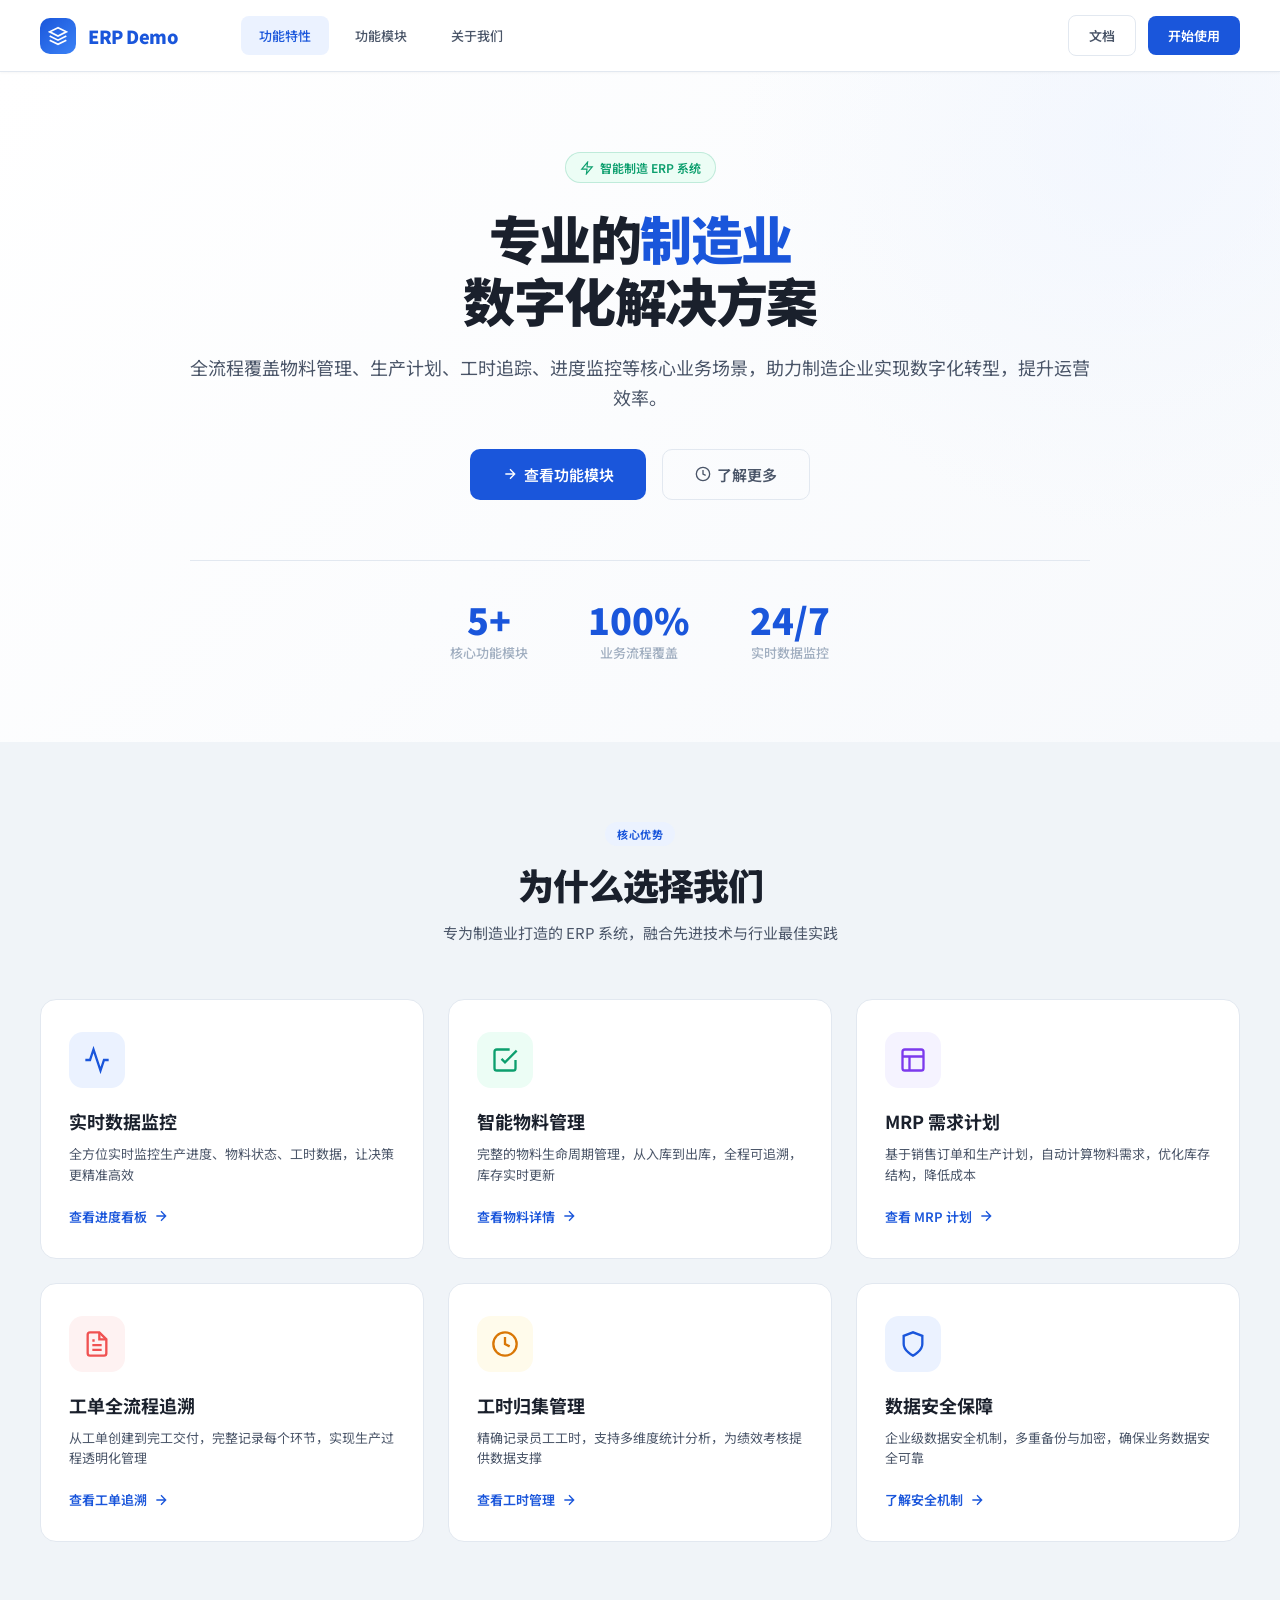
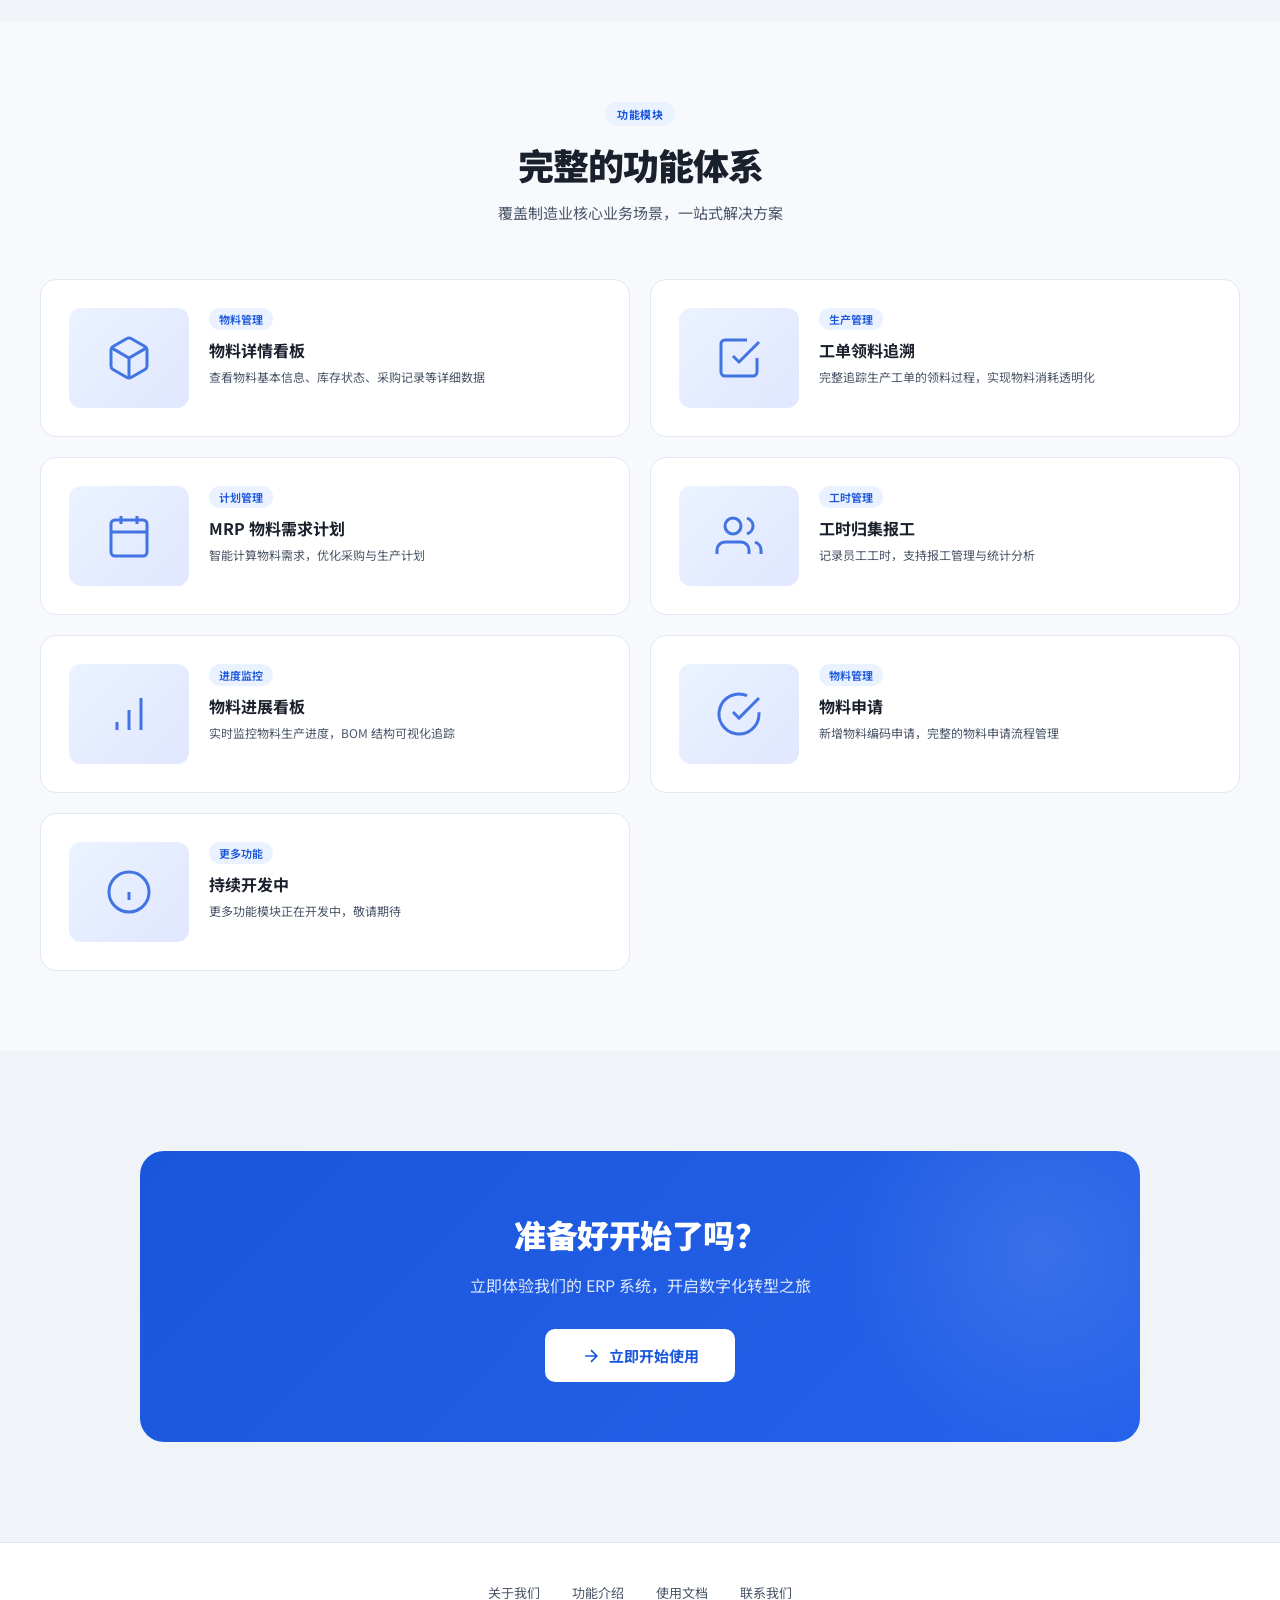
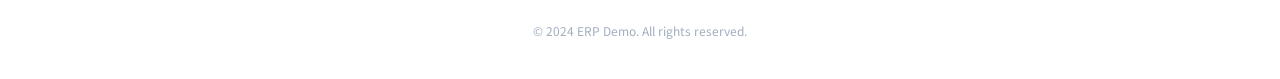
<file: index.html>
<!DOCTYPE html>
<html lang="zh-CN">
<head>
<meta charset="UTF-8">
<meta name="viewport" content="width=device-width, initial-scale=1.0">
<title>ERP 智能制造管理系统</title>
<link href="https://fonts.googleapis.com/css2?family=Noto+Sans+SC:wght@300;400;500;600;700;900&family=JetBrains+Mono:wght@400;500;600&display=swap" rel="stylesheet">
<style>
  :root {
    --bg: #F0F4F8;
    --surface: #FFFFFF;
    --surface2: #F7F9FC;
    --border: #E2E8F0;
    --blue: #1A56DB;
    --blue-light: #EBF2FF;
    --blue-dark: #1646B0;
    --green: #0D9F6E;
    --green-light: #ECFDF5;
    --orange: #F05252;
    --orange-light: #FEF2F2;
    --yellow: #D97706;
    --yellow-light: #FFFBEB;
    --purple: #7C3AED;
    --purple-light: #F5F3FF;
    --text-primary: #1A202C;
    --text-secondary: #4A5568;
    --text-muted: #A0AEC0;
    --mono: 'JetBrains Mono', monospace;
    --sans: 'Noto Sans SC', sans-serif;
  }
  * { box-sizing: border-box; margin: 0; padding: 0; }
  body { font-family: var(--sans); background: var(--bg); color: var(--text-primary); min-height: 100vh; font-size: 14px; }

  /* NAVBAR */
  .navbar {
    background: var(--surface);
    border-bottom: 1px solid var(--border);
    padding: 0 40px;
    height: 72px;
    display: flex;
    align-items: center;
    gap: 24px;
    position: sticky;
    top: 0;
    z-index: 1000;
    box-shadow: 0 1px 3px rgba(0,0,0,0.04);
  }
  .brand {
    display: flex;
    align-items: center;
    gap: 12px;
    font-weight: 900;
    font-size: 18px;
    color: var(--blue);
    letter-spacing: -0.5px;
  }
  .brand-icon {
    width: 36px;
    height: 36px;
    background: linear-gradient(135deg, var(--blue) 0%, #3B82F6 100%);
    border-radius: 10px;
    display: flex;
    align-items: center;
    justify-content: center;
  }
  .brand-icon svg { width: 20px; height: 20px; color: #fff; }
  .nav-links { display: flex; gap: 8px; margin-left: 40px; }
  .nav-link {
    padding: 10px 18px;
    border-radius: 8px;
    font-size: 13px;
    font-weight: 500;
    color: var(--text-secondary);
    text-decoration: none;
    transition: all 0.15s;
  }
  .nav-link:hover { background: var(--surface2); color: var(--blue); }
  .nav-link.active { background: var(--blue-light); color: var(--blue); }
  .nav-right { margin-left: auto; display: flex; gap: 12px; align-items: center; }
  .btn {
    padding: 10px 20px;
    border-radius: 8px;
    font-size: 13px;
    font-family: var(--sans);
    cursor: pointer;
    border: none;
    font-weight: 600;
    transition: all 0.15s;
    text-decoration: none;
    display: inline-flex;
    align-items: center;
    gap: 6px;
  }
  .btn-primary { background: var(--blue); color: #fff; }
  .btn-primary:hover { background: var(--blue-dark); transform: translateY(-1px); }
  .btn-ghost { background: transparent; border: 1px solid var(--border); color: var(--text-secondary); }
  .btn-ghost:hover { background: var(--surface2); }

  /* HERO SECTION */
  .hero {
    background: linear-gradient(135deg, var(--surface) 0%, var(--surface2) 100%);
    padding: 80px 40px;
    text-align: center;
    position: relative;
    overflow: hidden;
  }
  .hero::before {
    content: '';
    position: absolute;
    top: -50%;
    right: -20%;
    width: 800px;
    height: 800px;
    background: radial-gradient(circle, var(--blue-light) 0%, transparent 70%);
    opacity: 0.5;
  }
  .hero-content { position: relative; z-index: 1; max-width: 900px; margin: 0 auto; }
  .hero-badge {
    display: inline-flex;
    align-items: center;
    gap: 6px;
    padding: 6px 14px;
    background: var(--green-light);
    border: 1px solid rgba(13, 159, 110, 0.2);
    border-radius: 20px;
    font-size: 12px;
    font-weight: 600;
    color: var(--green);
    margin-bottom: 24px;
  }
  .hero-badge svg { width: 14px; height: 14px; }
  .hero-title {
    font-size: 52px;
    font-weight: 900;
    color: var(--text-primary);
    line-height: 1.2;
    margin-bottom: 20px;
    letter-spacing: -1.5px;
  }
  .hero-title span { color: var(--blue); }
  .hero-subtitle {
    font-size: 18px;
    color: var(--text-secondary);
    line-height: 1.7;
    margin-bottom: 36px;
    font-weight: 400;
  }
  .hero-actions { display: flex; gap: 16px; justify-content: center; }
  .btn-lg {
    padding: 14px 32px;
    font-size: 15px;
    border-radius: 10px;
  }
  .hero-stats {
    display: flex;
    justify-content: center;
    gap: 60px;
    margin-top: 60px;
    padding-top: 40px;
    border-top: 1px solid var(--border);
  }
  .hero-stat { text-align: center; }
  .hero-stat-value {
    font-size: 36px;
    font-weight: 900;
    color: var(--blue);
    line-height: 1;
    margin-bottom: 6px;
  }
  .hero-stat-label {
    font-size: 13px;
    color: var(--text-muted);
    font-weight: 500;
  }

  /* FEATURES SECTION */
  .features { padding: 80px 40px; max-width: 1280px; margin: 0 auto; }
  .section-header { text-align: center; margin-bottom: 56px; }
  .section-tag {
    display: inline-block;
    padding: 4px 12px;
    background: var(--blue-light);
    color: var(--blue);
    border-radius: 20px;
    font-size: 11px;
    font-weight: 700;
    letter-spacing: 0.5px;
    margin-bottom: 12px;
  }
  .section-title {
    font-size: 36px;
    font-weight: 900;
    color: var(--text-primary);
    margin-bottom: 12px;
    letter-spacing: -1px;
  }
  .section-subtitle {
    font-size: 15px;
    color: var(--text-secondary);
    max-width: 500px;
    margin: 0 auto;
  }
  .features-grid {
    display: grid;
    grid-template-columns: repeat(3, 1fr);
    gap: 24px;
  }
  .feature-card {
    background: var(--surface);
    border: 1px solid var(--border);
    border-radius: 16px;
    padding: 32px 28px;
    transition: all 0.3s;
    position: relative;
    overflow: hidden;
  }
  .feature-card::before {
    content: '';
    position: absolute;
    top: 0;
    left: 0;
    right: 0;
    height: 3px;
    background: linear-gradient(90deg, var(--blue) 0%, #3B82F6 100%);
    transform: scaleX(0);
    transition: transform 0.3s;
  }
  .feature-card:hover {
    transform: translateY(-4px);
    box-shadow: 0 20px 40px rgba(26, 86, 219, 0.1);
    border-color: var(--blue);
  }
  .feature-card:hover::before { transform: scaleX(1); }
  .feature-icon {
    width: 56px;
    height: 56px;
    border-radius: 14px;
    display: flex;
    align-items: center;
    justify-content: center;
    margin-bottom: 20px;
  }
  .feature-icon.blue { background: var(--blue-light); }
  .feature-icon.blue svg { color: var(--blue); }
  .feature-icon.green { background: var(--green-light); }
  .feature-icon.green svg { color: var(--green); }
  .feature-icon.purple { background: var(--purple-light); }
  .feature-icon.purple svg { color: var(--purple); }
  .feature-icon.orange { background: var(--orange-light); }
  .feature-icon.orange svg { color: var(--orange); }
  .feature-icon.yellow { background: var(--yellow-light); }
  .feature-icon.yellow svg { color: var(--yellow); }
  .feature-icon svg { width: 28px; height: 28px; }
  .feature-title {
    font-size: 18px;
    font-weight: 700;
    color: var(--text-primary);
    margin-bottom: 10px;
  }
  .feature-desc {
    font-size: 13px;
    color: var(--text-secondary);
    line-height: 1.6;
    margin-bottom: 20px;
  }
  .feature-link {
    display: inline-flex;
    align-items: center;
    gap: 6px;
    font-size: 13px;
    font-weight: 600;
    color: var(--blue);
    text-decoration: none;
    transition: gap 0.2s;
  }
  .feature-link:hover { gap: 10px; }
  .feature-link svg { width: 16px; height: 16px; }

  /* MODULES SECTION */
  .modules { padding: 80px 40px; background: var(--surface2); }
  .modules-container { max-width: 1280px; margin: 0 auto; }
  .modules-grid {
    display: grid;
    grid-template-columns: repeat(2, 1fr);
    gap: 20px;
  }
  .module-card {
    background: var(--surface);
    border: 1px solid var(--border);
    border-radius: 16px;
    padding: 28px;
    display: flex;
    gap: 20px;
    transition: all 0.3s;
    text-decoration: none;
  }
  .module-card:hover {
    transform: translateY(-2px);
    box-shadow: 0 12px 24px rgba(0,0,0,0.06);
    border-color: var(--blue);
  }
  .module-thumb {
    width: 120px;
    height: 100px;
    background: linear-gradient(135deg, var(--blue-light) 0%, #E0E7FF 100%);
    border-radius: 12px;
    display: flex;
    align-items: center;
    justify-content: center;
    flex-shrink: 0;
    overflow: hidden;
  }
  .module-thumb svg { width: 48px; height: 48px; color: var(--blue); opacity: 0.8; }
  .module-info { flex: 1; }
  .module-tag {
    display: inline-block;
    padding: 3px 10px;
    background: var(--blue-light);
    color: var(--blue);
    border-radius: 20px;
    font-size: 11px;
    font-weight: 600;
    margin-bottom: 8px;
  }
  .module-title {
    font-size: 16px;
    font-weight: 700;
    color: var(--text-primary);
    margin-bottom: 6px;
  }
  .module-desc {
    font-size: 12px;
    color: var(--text-secondary);
    line-height: 1.5;
  }

  /* CTA SECTION */
  .cta { padding: 100px 40px; text-align: center; }
  .cta-card {
    background: linear-gradient(135deg, var(--blue) 0%, #2563EB 100%);
    border-radius: 24px;
    padding: 60px 40px;
    max-width: 1000px;
    margin: 0 auto;
    position: relative;
    overflow: hidden;
  }
  .cta-card::before {
    content: '';
    position: absolute;
    top: -100px;
    right: -100px;
    width: 400px;
    height: 400px;
    background: radial-gradient(circle, rgba(255,255,255,0.1) 0%, transparent 70%);
  }
  .cta-content { position: relative; z-index: 1; }
  .cta-title {
    font-size: 32px;
    font-weight: 900;
    color: #fff;
    margin-bottom: 16px;
    letter-spacing: -0.5px;
  }
  .cta-subtitle {
    font-size: 16px;
    color: rgba(255,255,255,0.85);
    margin-bottom: 32px;
    max-width: 600px;
    margin-left: auto;
    margin-right: auto;
  }
  .cta-btn {
    display: inline-flex;
    align-items: center;
    gap: 8px;
    padding: 16px 36px;
    background: #fff;
    color: var(--blue);
    border-radius: 10px;
    font-size: 15px;
    font-weight: 700;
    text-decoration: none;
    transition: all 0.2s;
  }
  .cta-btn:hover {
    transform: translateY(-2px);
    box-shadow: 0 8px 20px rgba(0,0,0,0.2);
  }

  /* FOOTER */
  .footer {
    background: var(--surface);
    border-top: 1px solid var(--border);
    padding: 40px;
    text-align: center;
  }
  .footer-links {
    display: flex;
    justify-content: center;
    gap: 32px;
    margin-bottom: 20px;
  }
  .footer-link {
    font-size: 13px;
    color: var(--text-secondary);
    text-decoration: none;
    transition: color 0.15s;
  }
  .footer-link:hover { color: var(--blue); }
  .footer-copyright {
    font-size: 12px;
    color: var(--text-muted);
  }

  /* RESPONSIVE */
  @media (max-width: 1024px) {
    .features-grid { grid-template-columns: repeat(2, 1fr); }
    .modules-grid { grid-template-columns: 1fr; }
  }
  @media (max-width: 768px) {
    .navbar { padding: 0 20px; }
    .nav-links { display: none; }
    .hero { padding: 60px 20px; }
    .hero-title { font-size: 36px; }
    .hero-stats { flex-direction: column; gap: 30px; }
    .features-grid { grid-template-columns: 1fr; }
    .cta-card { padding: 40px 20px; }
    .cta-title { font-size: 24px; }
  }
</style>
</head>
<body>

<nav class="navbar">
  <div class="brand">
    <div class="brand-icon">
      <svg viewBox="0 0 24 24" fill="none" stroke="currentColor" stroke-width="2">
        <path d="M12 2L2 7l10 5 10-5-10-5zM2 17l10 5 10-5M2 12l10 5 10-5"/>
      </svg>
    </div>
    ERP Demo
  </div>
  <div class="nav-links">
    <a href="#features" class="nav-link active">功能特性</a>
    <a href="#modules" class="nav-link">功能模块</a>
    <a href="#" class="nav-link">关于我们</a>
  </div>
  <div class="nav-right">
    <a href="#" class="btn btn-ghost">文档</a>
    <a href="#modules" class="btn btn-primary">开始使用</a>
  </div>
</nav>

<section class="hero">
  <div class="hero-content">
    <div class="hero-badge">
      <svg viewBox="0 0 24 24" fill="none" stroke="currentColor" stroke-width="2">
        <path d="M13 2L3 14h9l-1 8 10-12h-9l1-8z"/>
      </svg>
      智能制造 ERP 系统
    </div>
    <h1 class="hero-title">
      专业的<span>制造业</span><br>数字化解决方案
    </h1>
    <p class="hero-subtitle">
      全流程覆盖物料管理、生产计划、工时追踪、进度监控等核心业务场景，助力制造企业实现数字化转型，提升运营效率。
    </p>
    <div class="hero-actions">
      <a href="#modules" class="btn btn-primary btn-lg">
        <svg width="16" height="16" viewBox="0 0 24 24" fill="none" stroke="currentColor" stroke-width="2">
          <path d="M5 12h14M12 5l7 7-7 7"/>
        </svg>
        查看功能模块
      </a>
      <a href="#" class="btn btn-ghost btn-lg">
        <svg width="16" height="16" viewBox="0 0 24 24" fill="none" stroke="currentColor" stroke-width="2">
          <circle cx="12" cy="12" r="10"/>
          <path d="M12 6v6l4 2"/>
        </svg>
        了解更多
      </a>
    </div>
    <div class="hero-stats">
      <div class="hero-stat">
        <div class="hero-stat-value">5+</div>
        <div class="hero-stat-label">核心功能模块</div>
      </div>
      <div class="hero-stat">
        <div class="hero-stat-value">100%</div>
        <div class="hero-stat-label">业务流程覆盖</div>
      </div>
      <div class="hero-stat">
        <div class="hero-stat-value">24/7</div>
        <div class="hero-stat-label">实时数据监控</div>
      </div>
    </div>
  </div>
</section>

<section class="features" id="features">
  <div class="section-header">
    <div class="section-tag">核心优势</div>
    <h2 class="section-title">为什么选择我们</h2>
    <p class="section-subtitle">专为制造业打造的 ERP 系统，融合先进技术与行业最佳实践</p>
  </div>
  <div class="features-grid">
    <div class="feature-card">
      <div class="feature-icon blue">
        <svg viewBox="0 0 24 24" fill="none" stroke="currentColor" stroke-width="2">
          <path d="M22 12h-4l-3 9L9 3l-3 9H2"/>
        </svg>
      </div>
      <h3 class="feature-title">实时数据监控</h3>
      <p class="feature-desc">全方位实时监控生产进度、物料状态、工时数据，让决策更精准高效</p>
      <a href="05_material_progress_v2.html" class="feature-link">
        查看进度看板
        <svg viewBox="0 0 24 24" fill="none" stroke="currentColor" stroke-width="2">
          <path d="M5 12h14M12 5l7 7-7 7"/>
        </svg>
      </a>
    </div>
    <div class="feature-card">
      <div class="feature-icon green">
        <svg viewBox="0 0 24 24" fill="none" stroke="currentColor" stroke-width="2">
          <path d="M9 11l3 3L22 4"/>
          <path d="M21 12v7a2 2 0 01-2 2H5a2 2 0 01-2-2V5a2 2 0 012-2h11"/>
        </svg>
      </div>
      <h3 class="feature-title">智能物料管理</h3>
      <p class="feature-desc">完整的物料生命周期管理，从入库到出库，全程可追溯，库存实时更新</p>
      <a href="01_material_detail.html" class="feature-link">
        查看物料详情
        <svg viewBox="0 0 24 24" fill="none" stroke="currentColor" stroke-width="2">
          <path d="M5 12h14M12 5l7 7-7 7"/>
        </svg>
      </a>
    </div>
    <div class="feature-card">
      <div class="feature-icon purple">
        <svg viewBox="0 0 24 24" fill="none" stroke="currentColor" stroke-width="2">
          <rect x="3" y="3" width="18" height="18" rx="2" ry="2"/>
          <line x1="3" y1="9" x2="21" y2="9"/>
          <line x1="9" y1="21" x2="9" y2="9"/>
        </svg>
      </div>
      <h3 class="feature-title">MRP 需求计划</h3>
      <p class="feature-desc">基于销售订单和生产计划，自动计算物料需求，优化库存结构，降低成本</p>
      <a href="03_mrp_plan.html" class="feature-link">
        查看 MRP 计划
        <svg viewBox="0 0 24 24" fill="none" stroke="currentColor" stroke-width="2">
          <path d="M5 12h14M12 5l7 7-7 7"/>
        </svg>
      </a>
    </div>
    <div class="feature-card">
      <div class="feature-icon orange">
        <svg viewBox="0 0 24 24" fill="none" stroke="currentColor" stroke-width="2">
          <path d="M14 2H6a2 2 0 00-2 2v16a2 2 0 002 2h12a2 2 0 002-2V8z"/>
          <path d="M14 2v6h6M16 13H8M16 17H8M10 9H8"/>
        </svg>
      </div>
      <h3 class="feature-title">工单全流程追溯</h3>
      <p class="feature-desc">从工单创建到完工交付，完整记录每个环节，实现生产过程透明化管理</p>
      <a href="02_work_order_trace.html" class="feature-link">
        查看工单追溯
        <svg viewBox="0 0 24 24" fill="none" stroke="currentColor" stroke-width="2">
          <path d="M5 12h14M12 5l7 7-7 7"/>
        </svg>
      </a>
    </div>
    <div class="feature-card">
      <div class="feature-icon yellow">
        <svg viewBox="0 0 24 24" fill="none" stroke="currentColor" stroke-width="2">
          <circle cx="12" cy="12" r="10"/>
          <polyline points="12 6 12 12 16 14"/>
        </svg>
      </div>
      <h3 class="feature-title">工时归集管理</h3>
      <p class="feature-desc">精确记录员工工时，支持多维度统计分析，为绩效考核提供数据支撑</p>
      <a href="04_worker_timesheet.html" class="feature-link">
        查看工时管理
        <svg viewBox="0 0 24 24" fill="none" stroke="currentColor" stroke-width="2">
          <path d="M5 12h14M12 5l7 7-7 7"/>
        </svg>
      </a>
    </div>
    <div class="feature-card">
      <div class="feature-icon blue">
        <svg viewBox="0 0 24 24" fill="none" stroke="currentColor" stroke-width="2">
          <path d="M12 22s8-4 8-10V5l-8-3-8 3v7c0 6 8 10 8 10z"/>
        </svg>
      </div>
      <h3 class="feature-title">数据安全保障</h3>
      <p class="feature-desc">企业级数据安全机制，多重备份与加密，确保业务数据安全可靠</p>
      <a href="#" class="feature-link">
        了解安全机制
        <svg viewBox="0 0 24 24" fill="none" stroke="currentColor" stroke-width="2">
          <path d="M5 12h14M12 5l7 7-7 7"/>
        </svg>
      </a>
    </div>
  </div>
</section>

<section class="modules" id="modules">
  <div class="modules-container">
    <div class="section-header">
      <div class="section-tag">功能模块</div>
      <h2 class="section-title">完整的功能体系</h2>
      <p class="section-subtitle">覆盖制造业核心业务场景，一站式解决方案</p>
    </div>
    <div class="modules-grid">
      <a href="01_material_detail.html" class="module-card">
        <div class="module-thumb">
          <svg viewBox="0 0 24 24" fill="none" stroke="currentColor" stroke-width="1.5">
            <path d="M21 16V8a2 2 0 00-1-1.73l-7-4a2 2 0 00-2 0l-7 4A2 2 0 003 8v8a2 2 0 001 1.73l7 4a2 2 0 002 0l7-4A2 2 0 0021 16z"/>
            <polyline points="3.27 6.96 12 12.01 20.73 6.96"/>
            <line x1="12" y1="22.08" x2="12" y2="12"/>
          </svg>
        </div>
        <div class="module-info">
          <div class="module-tag">物料管理</div>
          <h3 class="module-title">物料详情看板</h3>
          <p class="module-desc">查看物料基本信息、库存状态、采购记录等详细数据</p>
        </div>
      </a>
      <a href="02_work_order_trace.html" class="module-card">
        <div class="module-thumb">
          <svg viewBox="0 0 24 24" fill="none" stroke="currentColor" stroke-width="1.5">
            <path d="M9 11l3 3L22 4"/>
            <path d="M21 12v7a2 2 0 01-2 2H5a2 2 0 01-2-2V5a2 2 0 012-2h11"/>
          </svg>
        </div>
        <div class="module-info">
          <div class="module-tag">生产管理</div>
          <h3 class="module-title">工单领料追溯</h3>
          <p class="module-desc">完整追踪生产工单的领料过程，实现物料消耗透明化</p>
        </div>
      </a>
      <a href="03_mrp_plan.html" class="module-card">
        <div class="module-thumb">
          <svg viewBox="0 0 24 24" fill="none" stroke="currentColor" stroke-width="1.5">
            <rect x="3" y="4" width="18" height="18" rx="2" ry="2"/>
            <line x1="16" y1="2" x2="16" y2="6"/>
            <line x1="8" y1="2" x2="8" y2="6"/>
            <line x1="3" y1="10" x2="21" y2="10"/>
          </svg>
        </div>
        <div class="module-info">
          <div class="module-tag">计划管理</div>
          <h3 class="module-title">MRP 物料需求计划</h3>
          <p class="module-desc">智能计算物料需求，优化采购与生产计划</p>
        </div>
      </a>
      <a href="04_worker_timesheet.html" class="module-card">
        <div class="module-thumb">
          <svg viewBox="0 0 24 24" fill="none" stroke="currentColor" stroke-width="1.5">
            <path d="M17 21v-2a4 4 0 00-4-4H5a4 4 0 00-4 4v2"/>
            <circle cx="9" cy="7" r="4"/>
            <path d="M23 21v-2a4 4 0 00-3-3.87"/>
            <path d="M16 3.13a4 4 0 010 7.75"/>
          </svg>
        </div>
        <div class="module-info">
          <div class="module-tag">工时管理</div>
          <h3 class="module-title">工时归集报工</h3>
          <p class="module-desc">记录员工工时，支持报工管理与统计分析</p>
        </div>
      </a>
      <a href="05_material_progress_v2.html" class="module-card">
        <div class="module-thumb">
          <svg viewBox="0 0 24 24" fill="none" stroke="currentColor" stroke-width="1.5">
            <path d="M12 20V10"/>
            <path d="M18 20V4"/>
            <path d="M6 20v-4"/>
          </svg>
        </div>
        <div class="module-info">
          <div class="module-tag">进度监控</div>
          <h3 class="module-title">物料进展看板</h3>
          <p class="module-desc">实时监控物料生产进度，BOM 结构可视化追踪</p>
        </div>
      </a>
      <a href="06_material_apply.html" class="module-card">
        <div class="module-thumb">
          <svg viewBox="0 0 24 24" fill="none" stroke="currentColor" stroke-width="1.5">
            <path d="M22 11.08V12a10 10 0 11-5.93-9.14"/>
            <polyline points="22 4 12 14.01 9 11.01"/>
          </svg>
        </div>
        <div class="module-info">
          <div class="module-tag">物料管理</div>
          <h3 class="module-title">物料申请</h3>
          <p class="module-desc">新增物料编码申请，完整的物料申请流程管理</p>
        </div>
      </a>
      <a href="#" class="module-card">
        <div class="module-thumb">
          <svg viewBox="0 0 24 24" fill="none" stroke="currentColor" stroke-width="1.5">
            <circle cx="12" cy="12" r="10"/>
            <line x1="12" y1="16" x2="12" y2="12"/>
            <line x1="12" y1="8" x2="12.01" y2="8"/>
          </svg>
        </div>
        <div class="module-info">
          <div class="module-tag">更多功能</div>
          <h3 class="module-title">持续开发中</h3>
          <p class="module-desc">更多功能模块正在开发中，敬请期待</p>
        </div>
      </a>
    </div>
  </div>
</section>

<section class="cta">
  <div class="cta-card">
    <div class="cta-content">
      <h2 class="cta-title">准备好开始了吗？</h2>
      <p class="cta-subtitle">立即体验我们的 ERP 系统，开启数字化转型之旅</p>
      <a href="#modules" class="cta-btn">
        <svg width="20" height="20" viewBox="0 0 24 24" fill="none" stroke="currentColor" stroke-width="2">
          <path d="M5 12h14M12 5l7 7-7 7"/>
        </svg>
        立即开始使用
      </a>
    </div>
  </div>
</section>

<footer class="footer">
  <div class="footer-links">
    <a href="#" class="footer-link">关于我们</a>
    <a href="#" class="footer-link">功能介绍</a>
    <a href="#" class="footer-link">使用文档</a>
    <a href="#" class="footer-link">联系我们</a>
  </div>
  <p class="footer-copyright">© 2024 ERP Demo. All rights reserved.</p>
</footer>

</body>
</html>
</file>
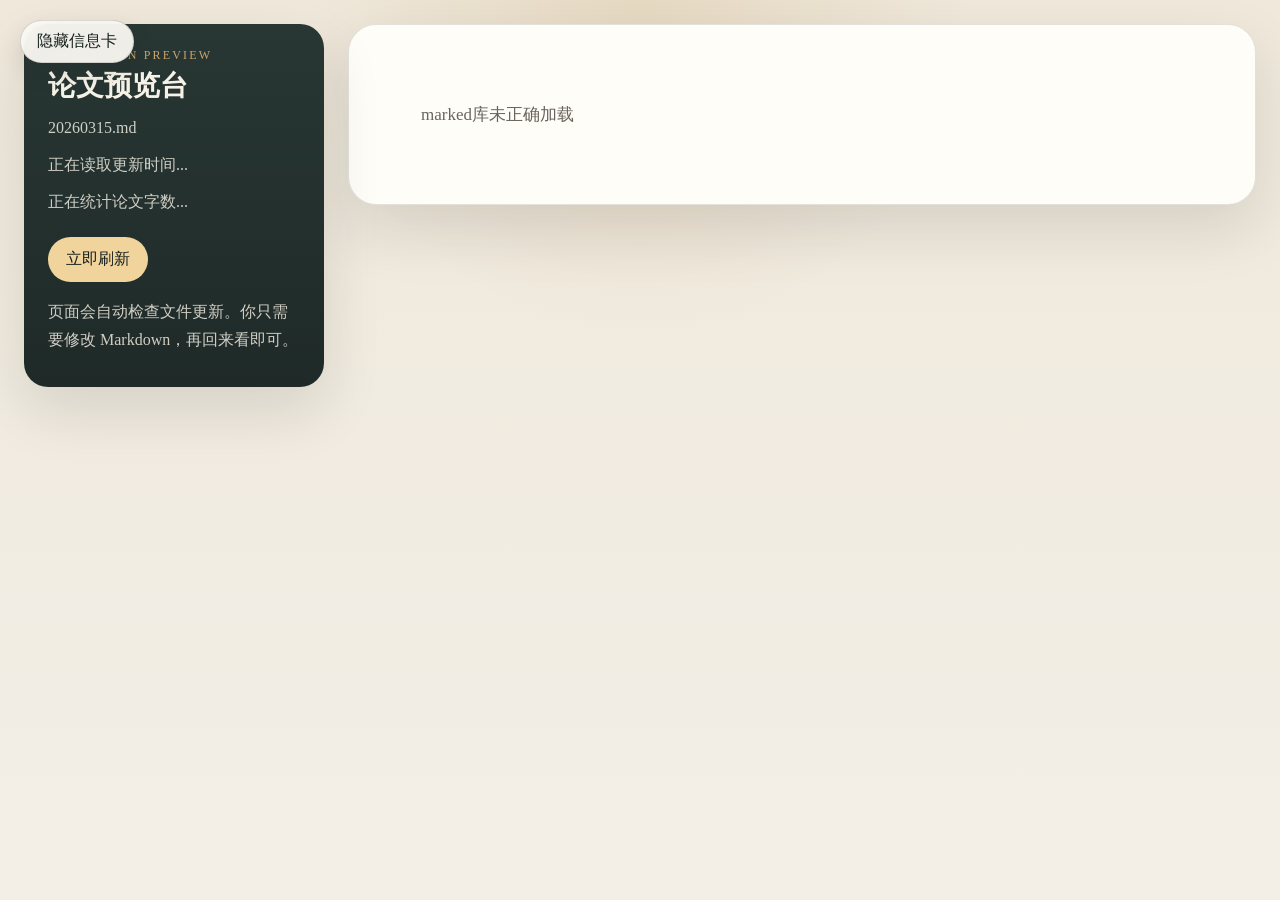
<file: preview/index.html>
<!doctype html>
<html lang="zh-CN">
  <head>
    <meta charset="UTF-8" />
    <meta name="viewport" content="width=device-width, initial-scale=1.0" />
    <title>论文预览</title>
    <link rel="stylesheet" href="styles.css" />
  </head>
  <body>
    <div class="page-shell">
      <button id="panelToggle" class="panel-toggle" type="button" aria-expanded="true">
        隐藏信息卡
      </button>
      <aside class="side-panel" id="sidePanel">
        <div class="panel-card">
          <p class="eyebrow">Markdown Preview</p>
          <h1>论文预览台</h1>
          <p class="meta" id="fileName">20260315.md</p>
          <p class="meta" id="updatedAt">正在读取更新时间...</p>
          <p class="meta" id="charCount">正在统计论文字数...</p>
          <button id="refreshButton" type="button">立即刷新</button>
          <p class="hint">页面会自动检查文件更新。你只需要修改 Markdown，再回来看即可。</p>
        </div>
      </aside>
      <main class="content-shell">
        <article class="paper" id="paper">
          <p class="loading">正在渲染论文内容...</p>
        </article>
      </main>
    </div>
    <script src="marked.min.js"></script>
    <script>
      // 添加调试信息
      console.log('Script started');
      console.log('marked available:', typeof window.marked);
      
      // 确保marked库加载完成后再执行
      window.addEventListener('load', function() {
        console.log('Window loaded');
        console.log('marked available after load:', typeof window.marked);
        
        const paper = document.querySelector("#paper");
        const fileName = document.querySelector("#fileName");
        const updatedAt = document.querySelector("#updatedAt");
        const charCount = document.querySelector("#charCount");
        const refreshButton = document.querySelector("#refreshButton");
        const panelToggle = document.querySelector("#panelToggle");
        const sidePanel = document.querySelector("#sidePanel");
        
        let isPanelVisible = true;
        
        function syncPanelState() {
          sidePanel.hidden = !isPanelVisible;
          document.body.classList.toggle("panel-hidden", !isPanelVisible);
          panelToggle.textContent = isPanelVisible ? "隐藏信息卡" : "显示信息卡";
          panelToggle.setAttribute("aria-expanded", String(isPanelVisible));
        }
        
        async function renderDocument() {
          try {
            console.log('Fetching markdown file...');
            const response = await fetch("../20260315.md", { cache: "no-store" });
            console.log('Fetch response:', response);
            
            if (!response.ok) {
              throw new Error(`文档读取失败: ${response.status}`);
            }
            
            const markdown = await response.text();
            console.log('Markdown loaded, length:', markdown.length);
            
            // 检查marked是否可用
            if (typeof window.marked === 'function') {
              console.log('Using marked to render...');
              const html = window.marked(markdown);
              console.log('Rendered HTML length:', html.length);
              paper.innerHTML = html;
              updatedAt.textContent = `最近更新：${new Date().toLocaleString('zh-CN')}`;
              charCount.textContent = `当前论文字数：${markdown.length.toLocaleString('zh-CN')} 字`;
            } else {
              console.error('marked is not a function:', marked);
              throw new Error('marked库未正确加载');
            }
          } catch (error) {
            console.error('Error:', error);
            paper.innerHTML = `<p class="loading">${error.message}</p>`;
          }
        }
        
        refreshButton.addEventListener("click", async () => {
          refreshButton.disabled = true;
          try {
            await renderDocument();
          } finally {
            refreshButton.disabled = false;
          }
        });
        
        panelToggle.addEventListener("click", () => {
          isPanelVisible = !isPanelVisible;
          syncPanelState();
        });
        
        syncPanelState();
        
        // 初始加载
        console.log('Initiating initial render...');
        renderDocument();
        
        // 自动检查更新
        setInterval(() => {
          renderDocument().catch(() => {});
        }, 5000);
      });
    </script>
  </body>
</html>
</file>
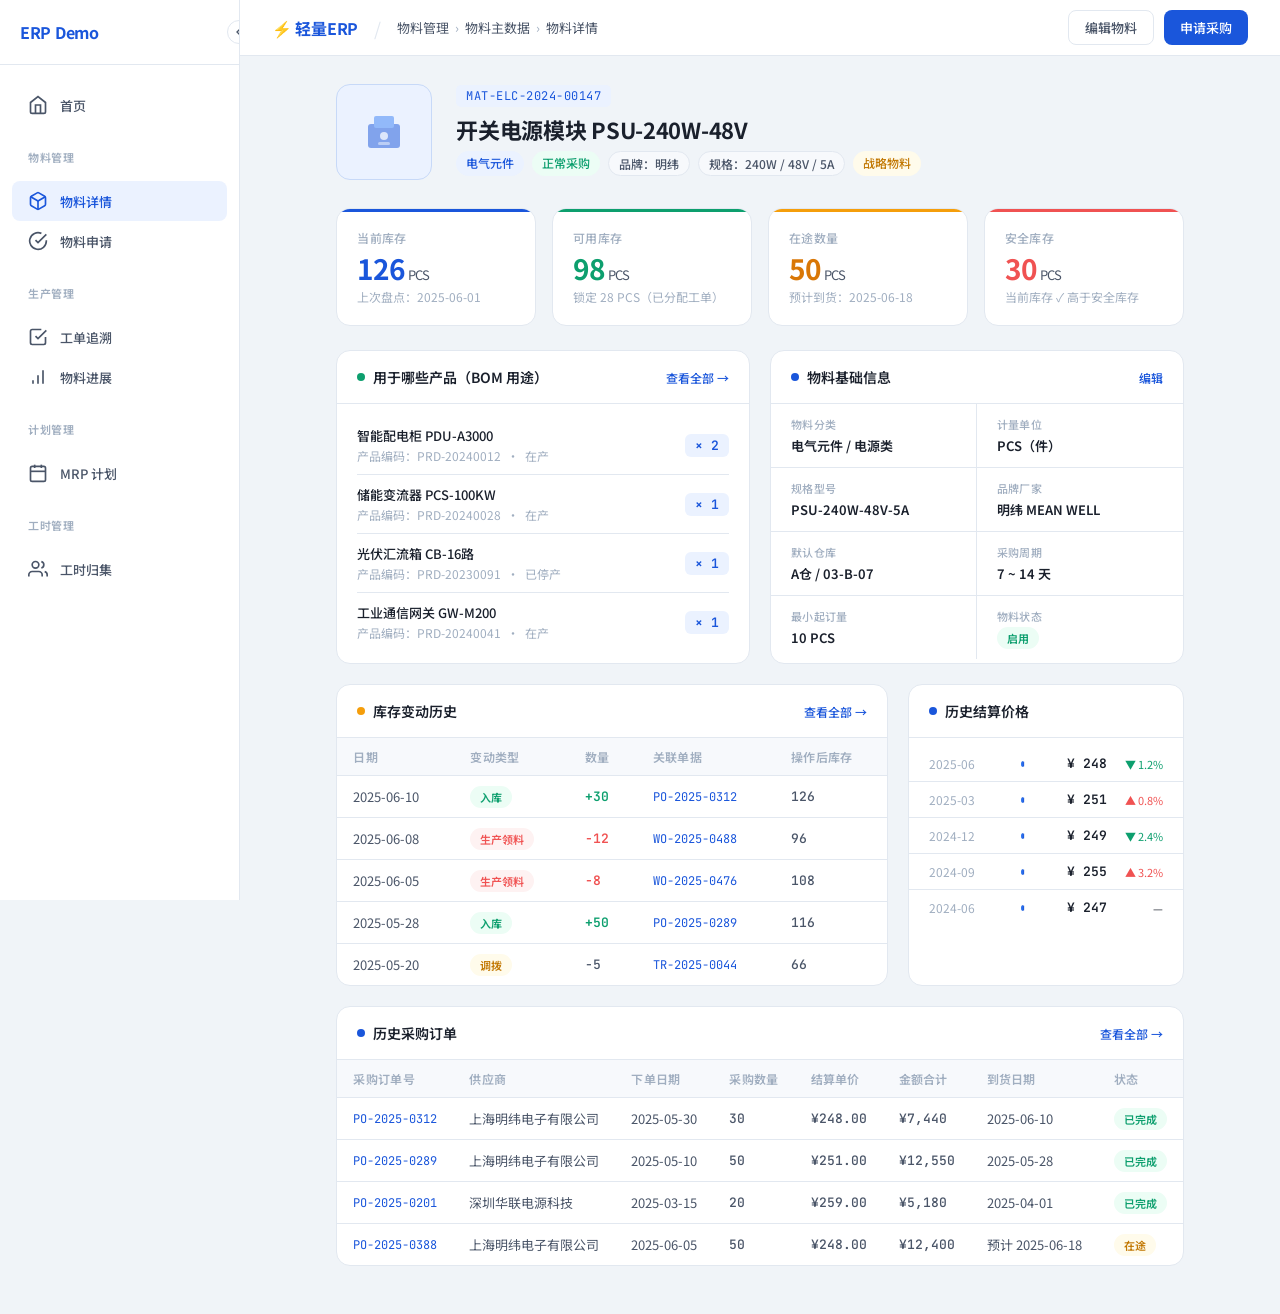
<file: 01_material_detail.html>
<!DOCTYPE html>
<html lang="zh-CN">
<head>
<meta charset="UTF-8">
<meta name="viewport" content="width=device-width, initial-scale=1.0">
<title>物料详情 · 聚合看板</title>
<link href="https://fonts.googleapis.com/css2?family=Noto+Sans+SC:wght@300;400;500;600;700&family=JetBrains+Mono:wght@400;500&display=swap" rel="stylesheet">
<style>
  :root {
    --bg: #F0F4F8;
    --surface: #FFFFFF;
    --surface2: #F7F9FC;
    --border: #E2E8F0;
    --blue: #1A56DB;
    --blue-light: #EBF2FF;
    --blue-mid: #3B82F6;
    --green: #0D9F6E;
    --green-light: #ECFDF5;
    --orange: #F05252;
    --orange-light: #FEF2F2;
    --yellow: #C27803;
    --yellow-light: #FFFBEB;
    --text-primary: #1A202C;
    --text-secondary: #4A5568;
    --text-muted: #A0AEC0;
    --mono: 'JetBrains Mono', monospace;
    --sans: 'Noto Sans SC', sans-serif;
  }
  * { box-sizing: border-box; margin: 0; padding: 0; }
  body { font-family: var(--sans); background: var(--bg); color: var(--text-primary); min-height: 100vh; font-size: 14px; display: flex; }

  /* SIDEBAR */
  .sidebar {
    width: 240px;
    background: var(--surface);
    border-right: 1px solid var(--border);
    height: 100vh;
    position: fixed;
    top: 0;
    left: 0;
    z-index: 101;
    padding: 20px 0;
    overflow-y: auto;
    transition: width 0.3s ease;
  }
  .sidebar.collapsed {
    width: 64px;
  }
  .sidebar-toggle {
    position: absolute;
    top: 20px;
    right: -12px;
    width: 24px;
    height: 24px;
    border-radius: 50%;
    background: var(--surface);
    border: 1px solid var(--border);
    display: flex;
    align-items: center;
    justify-content: center;
    cursor: pointer;
    z-index: 102;
    transition: all 0.3s ease;
  }
  .sidebar-toggle:hover {
    background: var(--surface2);
  }
  .toggle-icon {
    width: 16px;
    height: 16px;
    color: var(--text-secondary);
    transition: transform 0.3s ease;
  }
  .sidebar.collapsed .toggle-icon {
    transform: rotate(180deg);
  }
  .sidebar.collapsed .sidebar-brand h1 {
    opacity: 0;
    pointer-events: none;
    width: 0;
  }
  .sidebar.collapsed .nav-link span {
    opacity: 0;
    pointer-events: none;
    width: 0;
  }
  .sidebar.collapsed .nav-section {
    opacity: 0;
    pointer-events: none;
    width: 0;
  }
  .sidebar.collapsed .nav-link {
    justify-content: center;
    padding: 10px 8px;
  }
  .sidebar.collapsed .nav-icon {
    margin-right: 0;
  }
  
  /* MAIN CONTENT */
  .main-content {
    margin-left: 240px;
    width: calc(100% - 240px);
    min-height: 100vh;
    display: flex;
    flex-direction: column;
    transition: margin-left 0.3s ease, width 0.3s ease;
  }
  .sidebar.collapsed + .main-content {
    margin-left: 64px;
    width: calc(100% - 64px);
  }
  .sidebar-brand {
    padding: 0 20px 20px;
    border-bottom: 1px solid var(--border);
    margin-bottom: 20px;
  }
  .sidebar-brand h1 {
    font-weight: 700;
    font-size: 16px;
    color: var(--blue);
    letter-spacing: -0.3px;
  }
  .nav-menu {
    padding: 0 12px;
  }
  .nav-item {
    margin-bottom: 4px;
  }
  .nav-link {
    display: flex;
    align-items: center;
    gap: 12px;
    padding: 10px 16px;
    border-radius: 8px;
    color: var(--text-secondary);
    text-decoration: none;
    font-size: 13px;
    font-weight: 500;
    transition: all 0.15s;
  }
  .nav-link:hover {
    background: var(--surface2);
    color: var(--blue);
  }
  .nav-link.active {
    background: var(--blue-light);
    color: var(--blue);
  }
  .nav-icon {
    width: 20px;
    height: 20px;
    flex-shrink: 0;
  }
  .nav-section {
    font-size: 11px;
    font-weight: 600;
    color: var(--text-muted);
    padding: 0 16px 8px;
    margin-top: 24px;
    margin-bottom: 8px;
    letter-spacing: 0.5px;
  }

  /* TOP NAV */
  .topbar { background: var(--surface); border-bottom: 1px solid var(--border); padding: 0 32px; height: 56px; display: flex; align-items: center; gap: 16px; position: sticky; top: 0; z-index: 100; }
  .topbar-brand { font-weight: 700; font-size: 16px; color: var(--blue); letter-spacing: -0.3px; }
  .topbar-sep { color: var(--border); font-size: 18px; }
  .breadcrumb { display: flex; gap: 6px; align-items: center; font-size: 13px; color: var(--text-secondary); }
  .breadcrumb span { color: var(--text-muted); }
  .topbar-actions { margin-left: auto; display: flex; gap: 10px; }
  .btn { padding: 7px 16px; border-radius: 8px; font-size: 13px; font-family: var(--sans); cursor: pointer; border: none; font-weight: 500; transition: all 0.15s; }
  .btn-primary { background: var(--blue); color: #fff; }
  .btn-primary:hover { background: #1646B0; }
  .btn-ghost { background: transparent; border: 1px solid var(--border); color: var(--text-secondary); }
  .btn-ghost:hover { background: var(--surface2); }

  /* LAYOUT */
  .page { max-width: 1280px; margin: 0 auto; padding: 28px 32px; flex: 1; }
  .header-row { display: flex; align-items: flex-start; gap: 24px; margin-bottom: 28px; }
  .material-img { width: 96px; height: 96px; border-radius: 14px; background: var(--blue-light); border: 1px solid #C7D9F8; display: flex; align-items: center; justify-content: center; flex-shrink: 0; overflow: hidden; }
  .material-img svg { opacity: 0.5; }
  .header-info { flex: 1; }
  .material-code { font-family: var(--mono); font-size: 12px; color: var(--blue); background: var(--blue-light); padding: 3px 10px; border-radius: 5px; display: inline-block; margin-bottom: 6px; letter-spacing: 0.5px; }
  .material-name { font-size: 22px; font-weight: 700; color: var(--text-primary); margin-bottom: 6px; letter-spacing: -0.3px; }
  .material-tags { display: flex; gap: 8px; flex-wrap: wrap; }
  .tag { padding: 3px 10px; border-radius: 20px; font-size: 12px; font-weight: 500; }
  .tag-blue { background: var(--blue-light); color: var(--blue); }
  .tag-green { background: var(--green-light); color: var(--green); }
  .tag-yellow { background: var(--yellow-light); color: var(--yellow); }
  .tag-gray { background: var(--surface2); color: var(--text-secondary); border: 1px solid var(--border); }

  /* STAT CARDS ROW */
  .stats-row { display: grid; grid-template-columns: repeat(4, 1fr); gap: 16px; margin-bottom: 24px; }
  .stat-card { background: var(--surface); border-radius: 14px; padding: 20px; border: 1px solid var(--border); position: relative; overflow: hidden; }
  .stat-card::before { content:''; position: absolute; top: 0; left: 0; right: 0; height: 3px; border-radius: 14px 14px 0 0; }
  .stat-card.blue::before { background: var(--blue); }
  .stat-card.green::before { background: var(--green); }
  .stat-card.yellow::before { background: #F59E0B; }
  .stat-card.red::before { background: var(--orange); }
  .stat-label { font-size: 12px; color: var(--text-muted); margin-bottom: 8px; font-weight: 500; letter-spacing: 0.3px; }
  .stat-value { font-size: 28px; font-weight: 700; letter-spacing: -1px; line-height: 1; }
  .stat-value.blue { color: var(--blue); }
  .stat-value.green { color: var(--green); }
  .stat-value.yellow { color: #D97706; }
  .stat-value.red { color: var(--orange); }
  .stat-unit { font-size: 13px; font-weight: 400; margin-left: 3px; color: var(--text-secondary); }
  .stat-sub { font-size: 12px; color: var(--text-muted); margin-top: 6px; }

  /* GRID LAYOUT */
  .grid-2col { display: grid; grid-template-columns: 1fr 1fr; gap: 20px; margin-bottom: 20px; }
  .grid-3col { display: grid; grid-template-columns: 2fr 1fr; gap: 20px; margin-bottom: 20px; }

  /* PANEL */
  .panel { background: var(--surface); border: 1px solid var(--border); border-radius: 14px; overflow: hidden; }
  .panel-header { padding: 16px 20px; border-bottom: 1px solid var(--border); display: flex; align-items: center; justify-content: space-between; }
  .panel-title { font-size: 14px; font-weight: 600; color: var(--text-primary); display: flex; align-items: center; gap: 8px; }
  .panel-dot { width: 8px; height: 8px; border-radius: 50%; background: var(--blue); flex-shrink: 0; }
  .panel-dot.green { background: var(--green); }
  .panel-dot.yellow { background: #F59E0B; }
  .panel-body { padding: 0; }
  .panel-link { font-size: 12px; color: var(--blue); cursor: pointer; font-weight: 500; }
  .panel-link:hover { text-decoration: underline; }

  /* TABLE */
  table { width: 100%; border-collapse: collapse; }
  thead tr { background: var(--surface2); }
  th { padding: 10px 16px; font-size: 12px; font-weight: 600; color: var(--text-muted); text-align: left; border-bottom: 1px solid var(--border); letter-spacing: 0.3px; }
  td { padding: 11px 16px; font-size: 13px; border-bottom: 1px solid var(--border); color: var(--text-secondary); }
  tr:last-child td { border-bottom: none; }
  tr:hover td { background: var(--surface2); }
  .td-mono { font-family: var(--mono); font-size: 12px; color: var(--blue); }
  .td-num { font-family: var(--mono); font-size: 13px; font-weight: 500; }

  /* STOCK CHART */
  .mini-chart { padding: 16px 20px 20px; }
  .chart-bars { display: flex; align-items: flex-end; gap: 8px; height: 80px; }
  .bar-group { display: flex; flex-direction: column; align-items: center; gap: 4px; flex: 1; }
  .bar { border-radius: 4px 4px 0 0; width: 100%; transition: opacity 0.2s; }
  .bar:hover { opacity: 0.75; }
  .bar-label { font-size: 10px; color: var(--text-muted); text-align: center; }

  /* BOM LIST */
  .bom-list { padding: 12px 20px; }
  .bom-item { display: flex; align-items: center; justify-content: space-between; padding: 10px 0; border-bottom: 1px solid var(--border); }
  .bom-item:last-child { border-bottom: none; }
  .bom-name { font-size: 13px; font-weight: 500; color: var(--text-primary); }
  .bom-sub { font-size: 12px; color: var(--text-muted); margin-top: 2px; }
  .bom-qty { font-family: var(--mono); font-size: 13px; font-weight: 600; color: var(--blue); background: var(--blue-light); padding: 3px 10px; border-radius: 6px; }

  /* PRICE TREND */
  .price-list { padding: 8px 0; }
  .price-row { display: flex; align-items: center; padding: 9px 20px; border-bottom: 1px solid var(--border); gap: 12px; }
  .price-row:last-child { border-bottom: none; }
  .price-date { font-size: 12px; color: var(--text-muted); width: 80px; flex-shrink: 0; }
  .price-bar-wrap { flex: 1; background: var(--border); border-radius: 4px; height: 6px; overflow: hidden; }
  .price-bar-fill { height: 100%; border-radius: 4px; background: linear-gradient(90deg, var(--blue-mid), var(--blue)); }
  .price-val { font-family: var(--mono); font-size: 13px; font-weight: 600; color: var(--text-primary); width: 70px; text-align: right; }
  .price-delta { font-size: 11px; width: 44px; text-align: right; }
  .up { color: var(--orange); }
  .dn { color: var(--green); }

  /* STATUS BADGE */
  .badge { padding: 3px 10px; border-radius: 20px; font-size: 11px; font-weight: 600; }
  .badge-green { background: var(--green-light); color: var(--green); }
  .badge-yellow { background: var(--yellow-light); color: var(--yellow); }
  .badge-red { background: var(--orange-light); color: var(--orange); }
  .badge-blue { background: var(--blue-light); color: var(--blue); }

  /* INFO GRID */
  .info-grid { display: grid; grid-template-columns: 1fr 1fr; gap: 0; }
  .info-cell { padding: 12px 20px; border-bottom: 1px solid var(--border); border-right: 1px solid var(--border); }
  .info-cell:nth-child(even) { border-right: none; }
  .info-cell:nth-last-child(-n+2) { border-bottom: none; }
  .info-key { font-size: 11px; color: var(--text-muted); margin-bottom: 4px; font-weight: 500; letter-spacing: 0.3px; }
  .info-val { font-size: 13px; font-weight: 600; color: var(--text-primary); }

  /* STOCK HISTORY INDICATORS */
  .change-in { color: var(--green); font-weight: 600; }
  .change-out { color: var(--orange); font-weight: 600; }

  @keyframes fadeUp { from { opacity:0; transform:translateY(10px); } to { opacity:1; transform:translateY(0); } }
  .page > * { animation: fadeUp 0.3s ease both; }
  .page > *:nth-child(2) { animation-delay: 0.05s; }
  .page > *:nth-child(3) { animation-delay: 0.1s; }
  .page > *:nth-child(4) { animation-delay: 0.15s; }
</style>
</head>
<body>
  <aside class="sidebar">
    <div class="sidebar-brand">
      <h1>ERP Demo</h1>
      <button class="sidebar-toggle" onclick="toggleSidebar()">
        <svg viewBox="0 0 24 24" fill="none" stroke="currentColor" stroke-width="2" class="toggle-icon">
          <polyline points="15 18 9 12 15 6"></polyline>
        </svg>
      </button>
    </div>
    <nav class="nav-menu">
      <a href="index.html" class="nav-link">
        <svg class="nav-icon" viewBox="0 0 24 24" fill="none" stroke="currentColor" stroke-width="2">
          <path d="M3 9l9-7 9 7v11a2 2 0 01-2 2H5a2 2 0 01-2-2z"/>
          <polyline points="9 22 9 12 15 12 15 22"/>
        </svg>
        <span>首页</span>
      </a>
      <div class="nav-section">物料管理</div>
      <a href="01_material_detail.html" class="nav-link active">
        <svg class="nav-icon" viewBox="0 0 24 24" fill="none" stroke="currentColor" stroke-width="2">
          <path d="M21 16V8a2 2 0 00-1-1.73l-7-4a2 2 0 00-2 0l-7 4A2 2 0 003 8v8a2 2 0 001 1.73l7 4a2 2 0 002 0l7-4A2 2 0 0021 16z"/>
          <polyline points="3.27 6.96 12 12.01 20.73 6.96"/>
          <line x1="12" y1="22.08" x2="12" y2="12"/>
        </svg>
        <span>物料详情</span>
      </a>
      <a href="06_material_apply.html" class="nav-link">
        <svg class="nav-icon" viewBox="0 0 24 24" fill="none" stroke="currentColor" stroke-width="2">
          <path d="M22 11.08V12a10 10 0 11-5.93-9.14"/>
          <polyline points="22 4 12 14.01 9 11.01"/>
        </svg>
        <span>物料申请</span>
      </a>
      <div class="nav-section">生产管理</div>
      <a href="02_work_order_trace.html" class="nav-link">
        <svg class="nav-icon" viewBox="0 0 24 24" fill="none" stroke="currentColor" stroke-width="2">
          <path d="M9 11l3 3L22 4"/>
          <path d="M21 12v7a2 2 0 01-2 2H5a2 2 0 01-2-2V5a2 2 0 012-2h11"/>
        </svg>
        <span>工单追溯</span>
      </a>
      <a href="05_material_progress_v2.html" class="nav-link">
        <svg class="nav-icon" viewBox="0 0 24 24" fill="none" stroke="currentColor" stroke-width="2">
          <path d="M12 20V10"/>
          <path d="M18 20V4"/>
          <path d="M6 20v-4"/>
        </svg>
        <span>物料进展</span>
      </a>
      <div class="nav-section">计划管理</div>
      <a href="03_mrp_plan.html" class="nav-link">
        <svg class="nav-icon" viewBox="0 0 24 24" fill="none" stroke="currentColor" stroke-width="2">
          <rect x="3" y="4" width="18" height="18" rx="2" ry="2"/>
          <line x1="16" y1="2" x2="16" y2="6"/>
          <line x1="8" y1="2" x2="8" y2="6"/>
          <line x1="3" y1="10" x2="21" y2="10"/>
        </svg>
        <span>MRP 计划</span>
      </a>
      <div class="nav-section">工时管理</div>
      <a href="04_worker_timesheet_full.html" class="nav-link">
        <svg class="nav-icon" viewBox="0 0 24 24" fill="none" stroke="currentColor" stroke-width="2">
          <path d="M17 21v-2a4 4 0 00-4-4H5a4 4 0 00-4 4v2"/>
          <circle cx="9" cy="7" r="4"/>
          <path d="M23 21v-2a4 4 0 00-3-3.87"/>
          <path d="M16 3.13a4 4 0 010 7.75"/>
        </svg>
        <span>工时归集</span>
      </a>
    </nav>
  </aside>

  <div class="main-content">
    <div class="topbar">
      <div class="topbar-brand">⚡ 轻量ERP</div>
      <div class="topbar-sep">/</div>
      <div class="breadcrumb">物料管理 <span>›</span> 物料主数据 <span>›</span> 物料详情</div>
      <div class="topbar-actions">
        <button class="btn btn-ghost">编辑物料</button>
        <button class="btn btn-primary">申请采购</button>
      </div>
    </div>

    <div class="page">

  <!-- HEADER -->
  <div class="header-row">
    <div class="material-img">
      <svg width="48" height="48" viewBox="0 0 48 48" fill="none">
        <rect x="8" y="16" width="32" height="24" rx="3" fill="#1A56DB"/>
        <rect x="14" y="8" width="20" height="12" rx="2" fill="#3B82F6"/>
        <circle cx="24" cy="28" r="4" fill="white" opacity="0.8"/>
        <rect x="18" y="34" width="12" height="3" rx="1.5" fill="white" opacity="0.5"/>
      </svg>
    </div>
    <div class="header-info">
      <div class="material-code">MAT-ELC-2024-00147</div>
      <div class="material-name">开关电源模块 PSU-240W-48V</div>
      <div class="material-tags">
        <span class="tag tag-blue">电气元件</span>
        <span class="tag tag-green">正常采购</span>
        <span class="tag tag-gray">品牌：明纬</span>
        <span class="tag tag-gray">规格：240W / 48V / 5A</span>
        <span class="tag tag-yellow">战略物料</span>
      </div>
    </div>
  </div>

  <!-- STATS -->
  <div class="stats-row">
    <div class="stat-card blue">
      <div class="stat-label">当前库存</div>
      <div class="stat-value blue">126<span class="stat-unit">PCS</span></div>
      <div class="stat-sub">上次盘点：2025-06-01</div>
    </div>
    <div class="stat-card green">
      <div class="stat-label">可用库存</div>
      <div class="stat-value green">98<span class="stat-unit">PCS</span></div>
      <div class="stat-sub">锁定 28 PCS（已分配工单）</div>
    </div>
    <div class="stat-card yellow">
      <div class="stat-label">在途数量</div>
      <div class="stat-value yellow">50<span class="stat-unit">PCS</span></div>
      <div class="stat-sub">预计到货：2025-06-18</div>
    </div>
    <div class="stat-card red">
      <div class="stat-label">安全库存</div>
      <div class="stat-value red">30<span class="stat-unit">PCS</span></div>
      <div class="stat-sub">当前库存 ✓ 高于安全库存</div>
    </div>
  </div>

  <!-- ROW 1: BOM + 基础信息 -->
  <div class="grid-2col">
    <!-- BOM 用途 -->
    <div class="panel">
      <div class="panel-header">
        <div class="panel-title"><div class="panel-dot green"></div>用于哪些产品（BOM 用途）</div>
        <span class="panel-link">查看全部 →</span>
      </div>
      <div class="bom-list">
        <div class="bom-item">
          <div>
            <div class="bom-name">智能配电柜 PDU-A3000</div>
            <div class="bom-sub">产品编码：PRD-20240012 &nbsp;·&nbsp; 在产</div>
          </div>
          <div class="bom-qty">× 2</div>
        </div>
        <div class="bom-item">
          <div>
            <div class="bom-name">储能变流器 PCS-100KW</div>
            <div class="bom-sub">产品编码：PRD-20240028 &nbsp;·&nbsp; 在产</div>
          </div>
          <div class="bom-qty">× 1</div>
        </div>
        <div class="bom-item">
          <div>
            <div class="bom-name">光伏汇流箱 CB-16路</div>
            <div class="bom-sub">产品编码：PRD-20230091 &nbsp;·&nbsp; 已停产</div>
          </div>
          <div class="bom-qty">× 1</div>
        </div>
        <div class="bom-item">
          <div>
            <div class="bom-name">工业通信网关 GW-M200</div>
            <div class="bom-sub">产品编码：PRD-20240041 &nbsp;·&nbsp; 在产</div>
          </div>
          <div class="bom-qty">× 1</div>
        </div>
      </div>
    </div>

    <!-- 基础信息 -->
    <div class="panel">
      <div class="panel-header">
        <div class="panel-title"><div class="panel-dot"></div>物料基础信息</div>
        <span class="panel-link">编辑</span>
      </div>
      <div class="info-grid">
        <div class="info-cell"><div class="info-key">物料分类</div><div class="info-val">电气元件 / 电源类</div></div>
        <div class="info-cell"><div class="info-key">计量单位</div><div class="info-val">PCS（件）</div></div>
        <div class="info-cell"><div class="info-key">规格型号</div><div class="info-val">PSU-240W-48V-5A</div></div>
        <div class="info-cell"><div class="info-key">品牌厂家</div><div class="info-val">明纬 MEAN WELL</div></div>
        <div class="info-cell"><div class="info-key">默认仓库</div><div class="info-val">A仓 / 03-B-07</div></div>
        <div class="info-cell"><div class="info-key">采购周期</div><div class="info-val">7 ~ 14 天</div></div>
        <div class="info-cell"><div class="info-key">最小起订量</div><div class="info-val">10 PCS</div></div>
        <div class="info-cell"><div class="info-key">物料状态</div><div class="info-val"><span class="badge badge-green">启用</span></div></div>
      </div>
    </div>
  </div>

  <!-- ROW 2: 库存变动 + 历史结算价格 -->
  <div class="grid-3col">
    <!-- 库存变动历史 -->
    <div class="panel">
      <div class="panel-header">
        <div class="panel-title"><div class="panel-dot yellow"></div>库存变动历史</div>
        <span class="panel-link">查看全部 →</span>
      </div>
      <div class="panel-body">
        <table>
          <thead>
            <tr>
              <th>日期</th>
              <th>变动类型</th>
              <th>数量</th>
              <th>关联单据</th>
              <th>操作后库存</th>
            </tr>
          </thead>
          <tbody>
            <tr>
              <td>2025-06-10</td>
              <td><span class="badge badge-green">入库</span></td>
              <td class="td-num change-in">+30</td>
              <td class="td-mono">PO-2025-0312</td>
              <td class="td-num">126</td>
            </tr>
            <tr>
              <td>2025-06-08</td>
              <td><span class="badge badge-red">生产领料</span></td>
              <td class="td-num change-out">-12</td>
              <td class="td-mono">WO-2025-0488</td>
              <td class="td-num">96</td>
            </tr>
            <tr>
              <td>2025-06-05</td>
              <td><span class="badge badge-red">生产领料</span></td>
              <td class="td-num change-out">-8</td>
              <td class="td-mono">WO-2025-0476</td>
              <td class="td-num">108</td>
            </tr>
            <tr>
              <td>2025-05-28</td>
              <td><span class="badge badge-green">入库</span></td>
              <td class="td-num change-in">+50</td>
              <td class="td-mono">PO-2025-0289</td>
              <td class="td-num">116</td>
            </tr>
            <tr>
              <td>2025-05-20</td>
              <td><span class="badge badge-yellow">调拨</span></td>
              <td class="td-num">-5</td>
              <td class="td-mono">TR-2025-0044</td>
              <td class="td-num">66</td>
            </tr>
          </tbody>
        </table>
      </div>
    </div>

    <!-- 结算价格趋势 -->
    <div class="panel">
      <div class="panel-header">
        <div class="panel-title"><div class="panel-dot"></div>历史结算价格</div>
      </div>
      <div class="price-list">
        <div class="price-row">
          <div class="price-date">2025-06</div>
          <div class="price-bar-wrap"><div class="price-bar-fill" style="width:82%"></div></div>
          <div class="price-val">¥ 248</div>
          <div class="price-delta dn">▼ 1.2%</div>
        </div>
        <div class="price-row">
          <div class="price-date">2025-03</div>
          <div class="price-bar-wrap"><div class="price-bar-fill" style="width:85%"></div></div>
          <div class="price-val">¥ 251</div>
          <div class="price-delta up">▲ 0.8%</div>
        </div>
        <div class="price-row">
          <div class="price-date">2024-12</div>
          <div class="price-bar-wrap"><div class="price-bar-fill" style="width:80%"></div></div>
          <div class="price-val">¥ 249</div>
          <div class="price-delta dn">▼ 2.4%</div>
        </div>
        <div class="price-row">
          <div class="price-date">2024-09</div>
          <div class="price-bar-wrap"><div class="price-bar-fill" style="width:87%"></div></div>
          <div class="price-val">¥ 255</div>
          <div class="price-delta up">▲ 3.2%</div>
        </div>
        <div class="price-row">
          <div class="price-date">2024-06</div>
          <div class="price-bar-wrap"><div class="price-bar-fill" style="width:83%"></div></div>
          <div class="price-val">¥ 247</div>
          <div class="price-delta">—</div>
        </div>
      </div>
    </div>
  </div>

  <!-- ROW 3: 历史采购订单 -->
  <div class="panel" style="margin-bottom:20px">
    <div class="panel-header">
      <div class="panel-title"><div class="panel-dot"></div>历史采购订单</div>
      <span class="panel-link">查看全部 →</span>
    </div>
    <table>
      <thead>
        <tr>
          <th>采购订单号</th>
          <th>供应商</th>
          <th>下单日期</th>
          <th>采购数量</th>
          <th>结算单价</th>
          <th>金额合计</th>
          <th>到货日期</th>
          <th>状态</th>
        </tr>
      </thead>
      <tbody>
        <tr>
          <td class="td-mono">PO-2025-0312</td>
          <td>上海明纬电子有限公司</td>
          <td>2025-05-30</td>
          <td class="td-num">30</td>
          <td class="td-num">¥248.00</td>
          <td class="td-num">¥7,440</td>
          <td>2025-06-10</td>
          <td><span class="badge badge-green">已完成</span></td>
        </tr>
        <tr>
          <td class="td-mono">PO-2025-0289</td>
          <td>上海明纬电子有限公司</td>
          <td>2025-05-10</td>
          <td class="td-num">50</td>
          <td class="td-num">¥251.00</td>
          <td class="td-num">¥12,550</td>
          <td>2025-05-28</td>
          <td><span class="badge badge-green">已完成</span></td>
        </tr>
        <tr>
          <td class="td-mono">PO-2025-0201</td>
          <td>深圳华联电源科技</td>
          <td>2025-03-15</td>
          <td class="td-num">20</td>
          <td class="td-num">¥259.00</td>
          <td class="td-num">¥5,180</td>
          <td>2025-04-01</td>
          <td><span class="badge badge-green">已完成</span></td>
        </tr>
        <tr>
          <td class="td-mono">PO-2025-0388</td>
          <td>上海明纬电子有限公司</td>
          <td>2025-06-05</td>
          <td class="td-num">50</td>
          <td class="td-num">¥248.00</td>
          <td class="td-num">¥12,400</td>
          <td>预计 2025-06-18</td>
          <td><span class="badge badge-yellow">在途</span></td>
        </tr>
      </tbody>
    </table>
  </div>

</div>
  </div>

  <script>
    // 侧边栏切换功能
    function toggleSidebar() {
      const sidebar = document.querySelector('.sidebar');
      sidebar.classList.toggle('collapsed');
      
      // 保存状态到本地存储
      const isCollapsed = sidebar.classList.contains('collapsed');
      localStorage.setItem('sidebarCollapsed', isCollapsed);
    }
    
    // 页面加载时恢复侧边栏状态
    window.addEventListener('load', function() {
      const isCollapsed = localStorage.getItem('sidebarCollapsed') === 'true';
      if (isCollapsed) {
        document.querySelector('.sidebar').classList.add('collapsed');
      }
    });
  </script>
</body>
</html>
</file>
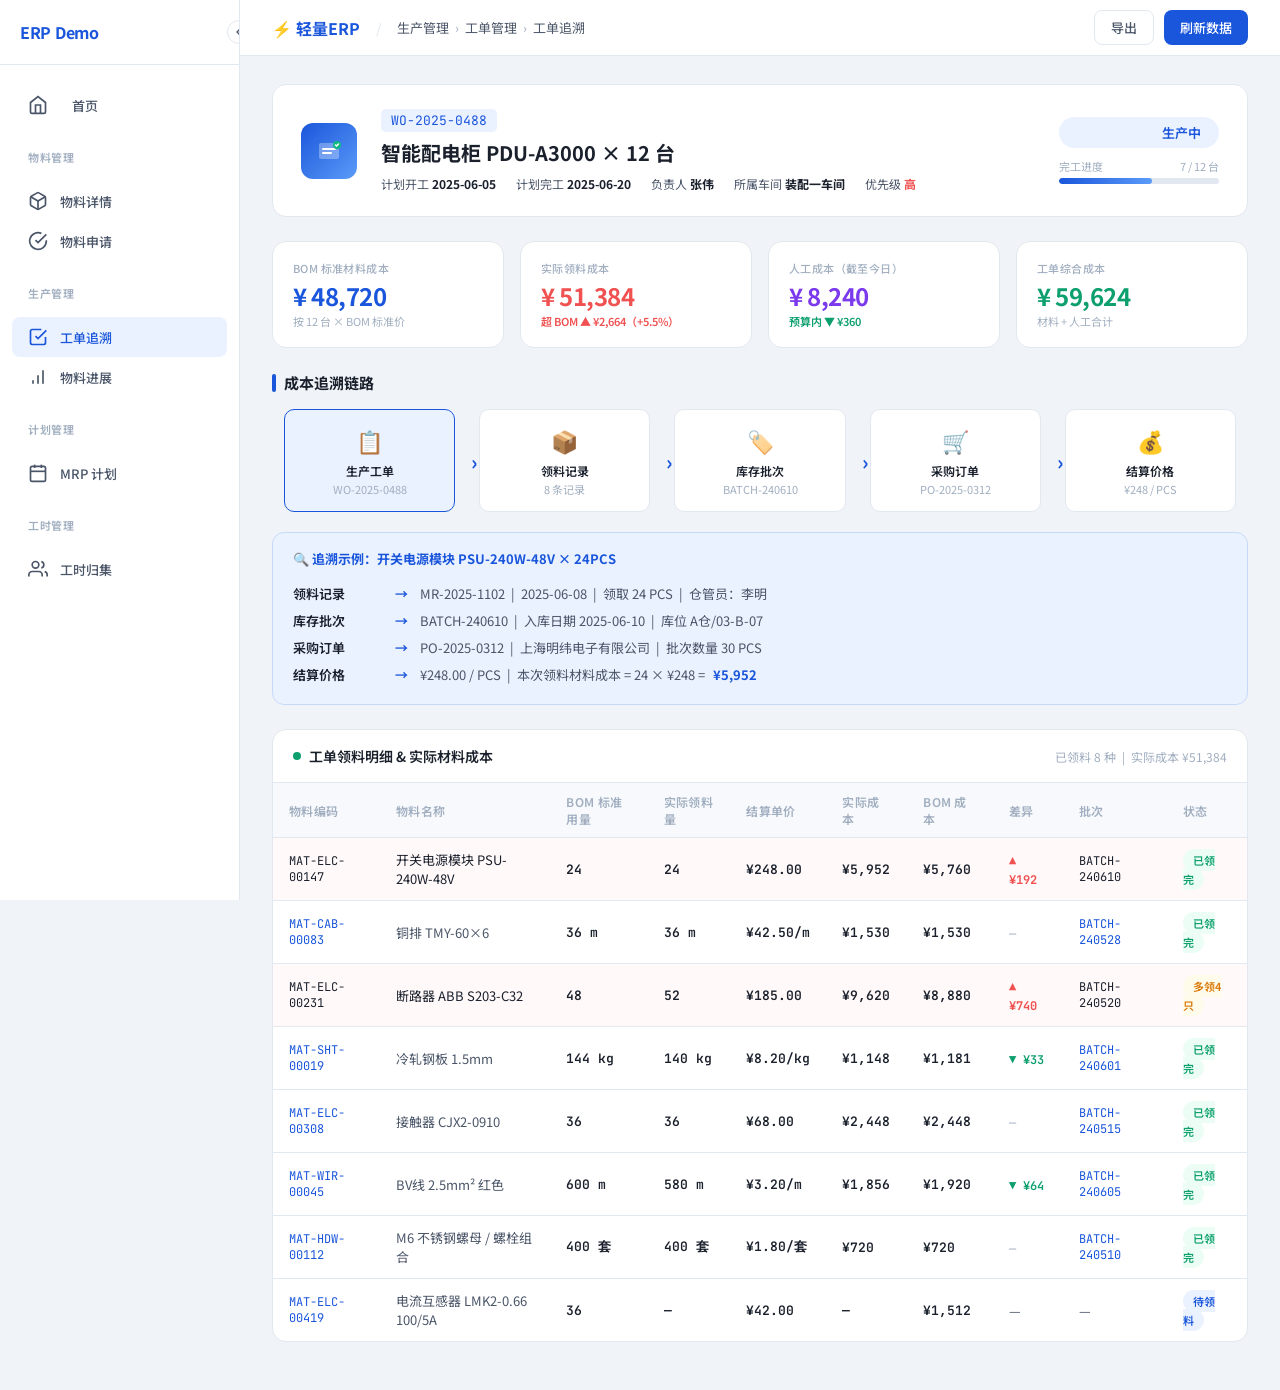
<file: 02_work_order_trace.html>
<!DOCTYPE html>
<html lang="zh-CN">
<head>
<meta charset="UTF-8">
<meta name="viewport" content="width=device-width, initial-scale=1.0">
<title>生产工单 · 领料追溯</title>
<link href="https://fonts.googleapis.com/css2?family=Noto+Sans+SC:wght@300;400;500;600;700&family=JetBrains+Mono:wght@400;500;600&display=swap" rel="stylesheet">
<style>
  :root {
    --bg: #F0F4F8;
    --surface: #FFFFFF;
    --surface2: #F7F9FC;
    --border: #E2E8F0;
    --blue: #1A56DB;
    --blue-light: #EBF2FF;
    --blue-mid: #3B82F6;
    --green: #0D9F6E;
    --green-light: #ECFDF5;
    --orange: #F05252;
    --orange-light: #FEF2F2;
    --purple: #7C3AED;
    --purple-light: #F5F3FF;
    --yellow: #D97706;
    --yellow-light: #FFFBEB;
    --text-primary: #1A202C;
    --text-secondary: #4A5568;
    --text-muted: #A0AEC0;
    --mono: 'JetBrains Mono', monospace;
    --sans: 'Noto Sans SC', sans-serif;
  }
  * { box-sizing: border-box; margin: 0; padding: 0; }
  body { font-family: var(--sans); background: var(--bg); color: var(--text-primary); min-height: 100vh; font-size: 14px; display: flex; }

  /* SIDEBAR */
  .sidebar {
    width: 240px;
    background: var(--surface);
    border-right: 1px solid var(--border);
    height: 100vh;
    position: fixed;
    top: 0;
    left: 0;
    z-index: 101;
    padding: 20px 0;
    overflow-y: auto;
    transition: width 0.3s ease;
  }
  .sidebar.collapsed {
    width: 64px;
  }
  .sidebar-toggle {
    position: absolute;
    top: 20px;
    right: -12px;
    width: 24px;
    height: 24px;
    border-radius: 50%;
    background: var(--surface);
    border: 1px solid var(--border);
    display: flex;
    align-items: center;
    justify-content: center;
    cursor: pointer;
    z-index: 102;
    transition: all 0.3s ease;
  }
  .sidebar-toggle:hover {
    background: var(--surface2);
  }
  .toggle-icon {
    width: 16px;
    height: 16px;
    color: var(--text-secondary);
    transition: transform 0.3s ease;
  }
  .sidebar.collapsed .toggle-icon {
    transform: rotate(180deg);
  }
  .sidebar.collapsed .sidebar-brand h1 {
    opacity: 0;
    pointer-events: none;
    width: 0;
  }
  .sidebar.collapsed .nav-link span {
    opacity: 0;
    pointer-events: none;
    width: 0;
  }
  .sidebar.collapsed .nav-section {
    opacity: 0;
    pointer-events: none;
    width: 0;
  }
  .sidebar.collapsed .nav-link {
    justify-content: center;
    padding: 10px 8px;
  }
  .sidebar.collapsed .nav-icon {
    margin-right: 0;
  }
  
  /* MAIN CONTENT */
  .main-content {
    margin-left: 240px;
    width: calc(100% - 240px);
    min-height: 100vh;
    display: flex;
    flex-direction: column;
    transition: margin-left 0.3s ease, width 0.3s ease;
  }
  .sidebar.collapsed + .main-content {
    margin-left: 64px;
    width: calc(100% - 64px);
  }
  .sidebar-brand {
    padding: 0 20px 20px;
    border-bottom: 1px solid var(--border);
    margin-bottom: 20px;
  }
  .sidebar-brand h1 {
    font-weight: 700;
    font-size: 16px;
    color: var(--blue);
    letter-spacing: -0.3px;
  }
  .nav-menu {
    padding: 0 12px;
  }
  .nav-item {
    margin-bottom: 4px;
  }
  .nav-link {
    display: flex;
    align-items: center;
    gap: 12px;
    padding: 10px 16px;
    border-radius: 8px;
    color: var(--text-secondary);
    text-decoration: none;
    font-size: 13px;
    font-weight: 500;
    transition: all 0.15s;
  }
  .nav-link:hover {
    background: var(--surface2);
    color: var(--blue);
  }
  .nav-link.active {
    background: var(--blue-light);
    color: var(--blue);
  }
  .nav-icon {
    width: 20px;
    height: 20px;
    flex-shrink: 0;
  }
  .nav-section {
    font-size: 11px;
    font-weight: 600;
    color: var(--text-muted);
    padding: 0 16px 8px;
    margin-top: 24px;
    margin-bottom: 8px;
    letter-spacing: 0.5px;
  }

  .topbar { background: var(--surface); border-bottom: 1px solid var(--border); padding: 0 32px; height: 56px; display: flex; align-items: center; gap: 16px; position: sticky; top: 0; z-index: 100; }
  .topbar-brand { font-weight: 700; font-size: 16px; color: var(--blue); }
  .topbar-sep { color: var(--border); }
  .breadcrumb { font-size: 13px; color: var(--text-secondary); display: flex; align-items: center; gap: 6px; }
  .breadcrumb span { color: var(--text-muted); }
  .topbar-actions { margin-left: auto; display: flex; gap: 10px; }
  .btn { padding: 7px 16px; border-radius: 8px; font-size: 13px; font-family: var(--sans); cursor: pointer; border: none; font-weight: 500; transition: all 0.15s; }
  .btn-primary { background: var(--blue); color: #fff; }
  .btn-primary:hover { background: #1646B0; }
  .btn-ghost { background: transparent; border: 1px solid var(--border); color: var(--text-secondary); }
  .btn-ghost:hover { background: var(--surface2); }
  .btn-green { background: var(--green); color: #fff; }
  .btn-green:hover { background: #0a8a5e; }

  .page { max-width: 1280px; margin: 0 auto; padding: 28px 32px; flex: 1; }

  /* WO HEADER */
  .wo-header { background: var(--surface); border: 1px solid var(--border); border-radius: 14px; padding: 24px 28px; margin-bottom: 24px; display: flex; align-items: center; gap: 24px; }
  .wo-icon { width: 56px; height: 56px; border-radius: 12px; background: linear-gradient(135deg, var(--blue) 0%, #5B9BF8 100%); display: flex; align-items: center; justify-content: center; flex-shrink: 0; }
  .wo-meta { flex: 1; }
  .wo-code { font-family: var(--mono); font-size: 13px; color: var(--blue); background: var(--blue-light); padding: 3px 10px; border-radius: 5px; display: inline-block; margin-bottom: 6px; }
  .wo-name { font-size: 20px; font-weight: 700; margin-bottom: 8px; }
  .wo-attrs { display: flex; gap: 20px; flex-wrap: wrap; }
  .wo-attr { font-size: 12px; color: var(--text-secondary); }
  .wo-attr strong { color: var(--text-primary); }
  .wo-status-block { text-align: right; flex-shrink: 0; }
  .status-big { font-size: 13px; font-weight: 600; padding: 6px 18px; border-radius: 20px; }
  .status-inprod { background: var(--blue-light); color: var(--blue); }
  .wo-progress { margin-top: 10px; }
  .progress-label { font-size: 11px; color: var(--text-muted); margin-bottom: 4px; display: flex; justify-content: space-between; }
  .progress-bar { height: 6px; background: var(--border); border-radius: 4px; overflow: hidden; width: 160px; }
  .progress-fill { height: 100%; background: linear-gradient(90deg, var(--blue) 0%, #5B9BF8 100%); border-radius: 4px; }

  /* COST SUMMARY */
  .cost-summary { display: grid; grid-template-columns: repeat(4, 1fr); gap: 16px; margin-bottom: 24px; }
  .cost-card { background: var(--surface); border: 1px solid var(--border); border-radius: 14px; padding: 18px 20px; }
  .cost-label { font-size: 11px; color: var(--text-muted); font-weight: 500; letter-spacing: 0.4px; margin-bottom: 8px; }
  .cost-val { font-size: 24px; font-weight: 700; letter-spacing: -0.5px; line-height: 1; }
  .cost-val.blue { color: var(--blue); }
  .cost-val.green { color: var(--green); }
  .cost-val.purple { color: var(--purple); }
  .cost-val.orange { color: var(--orange); }
  .cost-compare { font-size: 11px; color: var(--text-muted); margin-top: 5px; }
  .cost-compare.over { color: var(--orange); font-weight: 600; }
  .cost-compare.under { color: var(--green); font-weight: 600; }

  /* TRACE CHAIN */
  .trace-section { margin-bottom: 24px; }
  .section-title { font-size: 15px; font-weight: 700; color: var(--text-primary); margin-bottom: 16px; display: flex; align-items: center; gap: 8px; }
  .section-title::before { content:''; display: inline-block; width: 4px; height: 18px; background: var(--blue); border-radius: 2px; }
  .chain-wrap { display: flex; gap: 0; margin-bottom: 20px; }
  .chain-node { flex: 1; position: relative; }
  .chain-node::after { content: '›'; position: absolute; right: -10px; top: 50%; transform: translateY(-50%); color: var(--blue); font-size: 20px; font-weight: 700; z-index: 2; }
  .chain-node:last-child::after { display: none; }
  .chain-box { background: var(--surface); border: 1.5px solid var(--border); border-radius: 10px; padding: 14px 16px; margin: 0 12px; text-align: center; transition: all 0.2s; cursor: pointer; }
  .chain-box:hover { border-color: var(--blue); box-shadow: 0 0 0 3px var(--blue-light); }
  .chain-box.active { border-color: var(--blue); background: var(--blue-light); }
  .chain-icon { font-size: 22px; margin-bottom: 6px; }
  .chain-name { font-size: 12px; font-weight: 600; color: var(--text-primary); }
  .chain-sub { font-size: 11px; color: var(--text-muted); margin-top: 2px; }

  /* MATERIAL TABLE */
  .panel { background: var(--surface); border: 1px solid var(--border); border-radius: 14px; overflow: hidden; margin-bottom: 20px; }
  .panel-header { padding: 16px 20px; border-bottom: 1px solid var(--border); display: flex; align-items: center; justify-content: space-between; }
  .panel-title { font-size: 14px; font-weight: 600; color: var(--text-primary); display: flex; align-items: center; gap: 8px; }
  .dot { width: 8px; height: 8px; border-radius: 50%; background: var(--blue); }
  .dot.green { background: var(--green); }
  .dot.purple { background: var(--purple); }
  table { width: 100%; border-collapse: collapse; }
  thead tr { background: var(--surface2); }
  th { padding: 10px 16px; font-size: 12px; font-weight: 600; color: var(--text-muted); text-align: left; border-bottom: 1px solid var(--border); letter-spacing: 0.3px; }
  td { padding: 12px 16px; font-size: 13px; border-bottom: 1px solid var(--border); color: var(--text-secondary); vertical-align: middle; }
  tr:last-child td { border-bottom: none; }
  tr:hover td { background: var(--surface2); }
  .td-mono { font-family: var(--mono); font-size: 12px; color: var(--blue); }
  .td-num { font-family: var(--mono); font-size: 13px; font-weight: 600; color: var(--text-primary); }
  .badge { padding: 3px 10px; border-radius: 20px; font-size: 11px; font-weight: 600; }
  .badge-green { background: var(--green-light); color: var(--green); }
  .badge-yellow { background: var(--yellow-light); color: var(--yellow); }
  .badge-red { background: var(--orange-light); color: var(--orange); }
  .badge-blue { background: var(--blue-light); color: var(--blue); }
  .badge-purple { background: var(--purple-light); color: var(--purple); }

  /* COST ROW HIGHLIGHT */
  .over-bom { background: #FFF9F9 !important; }
  .over-bom td { color: var(--text-primary); }
  .diff-over { color: var(--orange); font-weight: 700; font-family: var(--mono); font-size: 12px; }
  .diff-ok { color: var(--green); font-weight: 600; font-family: var(--mono); font-size: 12px; }
  .diff-eq { color: var(--text-muted); font-family: var(--mono); font-size: 12px; }

  /* TRACE DETAIL */
  .trace-detail { background: var(--blue-light); border: 1.5px solid #C7D9F8; border-radius: 12px; padding: 16px 20px; margin-bottom: 20px; }
  .trace-detail-title { font-size: 13px; font-weight: 700; color: var(--blue); margin-bottom: 12px; }
  .trace-row { display: flex; align-items: center; gap: 8px; font-size: 13px; color: var(--text-secondary); padding: 4px 0; }
  .trace-key { font-weight: 600; color: var(--text-primary); min-width: 90px; flex-shrink: 0; }
  .trace-arrow { color: var(--blue); margin: 0 4px; font-weight: 700; }

  @keyframes fadeUp { from { opacity:0; transform:translateY(8px); } to { opacity:1; transform:translateY(0); } }
  .page > * { animation: fadeUp 0.3s ease both; }
  .page > *:nth-child(2) { animation-delay: 0.05s; }
  .page > *:nth-child(3) { animation-delay: 0.1s; }
  .page > *:nth-child(4) { animation-delay: 0.15s; }
</style>
</head>
<body>
  <aside class="sidebar">
    <div class="sidebar-brand">
      <h1>ERP Demo</h1>
      <button class="sidebar-toggle" onclick="toggleSidebar()">
        <svg viewBox="0 0 24 24" fill="none" stroke="currentColor" stroke-width="2" class="toggle-icon">
          <polyline points="15 18 9 12 15 6"></polyline>
        </svg>
      </button>
    </div>
    <nav class="nav-menu">
      <a href="index.html" class="nav-link">
        <svg class="nav-icon" viewBox="0 0 24 24" fill="none" stroke="currentColor" stroke-width="2">
          <path d="M3 9l9-7 9 7v11a2 2 0 01-2 2H5a2 2 0 01-2-2z"/>
          <polyline points="9 22 9 12 15 12 15 22"/>
        </svg>
        <span></span>首页</span>
      </a>
      <div class="nav-section">物料管理</div>
      <a href="01_material_detail.html" class="nav-link">
        <svg class="nav-icon" viewBox="0 0 24 24" fill="none" stroke="currentColor" stroke-width="2">
          <path d="M21 16V8a2 2 0 00-1-1.73l-7-4a2 2 0 00-2 0l-7 4A2 2 0 003 8v8a2 2 0 001 1.73l7 4a2 2 0 002 0l7-4A2 2 0 0021 16z"/>
          <polyline points="3.27 6.96 12 12.01 20.73 6.96"/>
          <line x1="12" y1="22.08" x2="12" y2="12"/>
        </svg>
        <span>物料详情</span>
      </a>
      <a href="06_material_apply.html" class="nav-link">
        <svg class="nav-icon" viewBox="0 0 24 24" fill="none" stroke="currentColor" stroke-width="2">
          <path d="M22 11.08V12a10 10 0 11-5.93-9.14"/>
          <polyline points="22 4 12 14.01 9 11.01"/>
        </svg>
        <span>物料申请</span>
      </a>
      <div class="nav-section">生产管理</div>
      <a href="02_work_order_trace.html" class="nav-link active">
        <svg class="nav-icon" viewBox="0 0 24 24" fill="none" stroke="currentColor" stroke-width="2">
          <path d="M9 11l3 3L22 4"/>
          <path d="M21 12v7a2 2 0 01-2 2H5a2 2 0 01-2-2V5a2 2 0 012-2h11"/>
        </svg>
        <span>工单追溯</span>
      </a>
      <a href="05_material_progress_v2.html" class="nav-link">
        <svg class="nav-icon" viewBox="0 0 24 24" fill="none" stroke="currentColor" stroke-width="2">
          <path d="M12 20V10"/>
          <path d="M18 20V4"/>
          <path d="M6 20v-4"/>
        </svg>
        <span>物料进展</span>
      </a>
      <div class="nav-section">计划管理</div>
      <a href="03_mrp_plan.html" class="nav-link">
        <svg class="nav-icon" viewBox="0 0 24 24" fill="none" stroke="currentColor" stroke-width="2">
          <rect x="3" y="4" width="18" height="18" rx="2" ry="2"/>
          <line x1="16" y1="2" x2="16" y2="6"/>
          <line x1="8" y1="2" x2="8" y2="6"/>
          <line x1="3" y1="10" x2="21" y2="10"/>
        </svg>
        <span>MRP 计划</span>
      </a>
      <div class="nav-section">工时管理</div>
      <a href="04_worker_timesheet_full.html" class="nav-link">
        <svg class="nav-icon" viewBox="0 0 24 24" fill="none" stroke="currentColor" stroke-width="2">
          <path d="M17 21v-2a4 4 0 00-4-4H5a4 4 0 00-4 4v2"/>
          <circle cx="9" cy="7" r="4"/>
          <path d="M23 21v-2a4 4 0 00-3-3.87"/>
          <path d="M16 3.13a4 4 0 010 7.75"/>
        </svg>
        <span>工时归集</span>
      </a>
    </nav>
  </aside>

  <div class="main-content">
    <div class="topbar">
      <div class="topbar-brand">⚡ 轻量ERP</div>
      <div class="topbar-sep">/</div>
      <div class="breadcrumb">生产管理 <span>›</span> 工单管理 <span>›</span> 工单追溯</div>
      <div class="topbar-actions">
        <button class="btn btn-ghost">导出</button>
        <button class="btn btn-primary">刷新数据</button>
      </div>
    </div>

    <div class="page">

  <!-- WO HEADER -->
  <div class="wo-header">
    <div class="wo-icon">
      <svg width="28" height="28" viewBox="0 0 28 28" fill="none">
        <rect x="4" y="6" width="20" height="16" rx="2" fill="white" opacity="0.3"/>
        <path d="M8 12h12M8 16h8" stroke="white" stroke-width="2" stroke-linecap="round"/>
        <circle cx="22" cy="8" r="4" fill="#10B981"/>
        <path d="M20.5 8l1 1 2-2" stroke="white" stroke-width="1.5" stroke-linecap="round"/>
      </svg>
    </div>
    <div class="wo-meta">
      <div class="wo-code">WO-2025-0488</div>
      <div class="wo-name">智能配电柜 PDU-A3000 × 12 台</div>
      <div class="wo-attrs">
        <div class="wo-attr">计划开工 <strong>2025-06-05</strong></div>
        <div class="wo-attr">计划完工 <strong>2025-06-20</strong></div>
        <div class="wo-attr">负责人 <strong>张伟</strong></div>
        <div class="wo-attr">所属车间 <strong>装配一车间</strong></div>
        <div class="wo-attr">优先级 <strong style="color:var(--orange)">高</strong></div>
      </div>
    </div>
    <div class="wo-status-block">
      <div class="status-big status-inprod">生产中</div>
      <div class="wo-progress">
        <div class="progress-label"><span>完工进度</span><span>7 / 12 台</span></div>
        <div class="progress-bar"><div class="progress-fill" style="width:58%"></div></div>
      </div>
    </div>
  </div>

  <!-- COST SUMMARY -->
  <div class="cost-summary">
    <div class="cost-card">
      <div class="cost-label">BOM 标准材料成本</div>
      <div class="cost-val blue">¥ 48,720</div>
      <div class="cost-compare">按 12 台 × BOM 标准价</div>
    </div>
    <div class="cost-card">
      <div class="cost-label">实际领料成本</div>
      <div class="cost-val orange">¥ 51,384</div>
      <div class="cost-compare over">超 BOM ▲ ¥2,664（+5.5%）</div>
    </div>
    <div class="cost-card">
      <div class="cost-label">人工成本（截至今日）</div>
      <div class="cost-val purple">¥ 8,240</div>
      <div class="cost-compare under">预算内 ▼ ¥360</div>
    </div>
    <div class="cost-card">
      <div class="cost-label">工单综合成本</div>
      <div class="cost-val green">¥ 59,624</div>
      <div class="cost-compare">材料 + 人工合计</div>
    </div>
  </div>

  <!-- TRACE CHAIN -->
  <div class="trace-section">
    <div class="section-title">成本追溯链路</div>
    <div class="chain-wrap">
      <div class="chain-node">
        <div class="chain-box active">
          <div class="chain-icon">📋</div>
          <div class="chain-name">生产工单</div>
          <div class="chain-sub">WO-2025-0488</div>
        </div>
      </div>
      <div class="chain-node">
        <div class="chain-box">
          <div class="chain-icon">📦</div>
          <div class="chain-name">领料记录</div>
          <div class="chain-sub">8 条记录</div>
        </div>
      </div>
      <div class="chain-node">
        <div class="chain-box">
          <div class="chain-icon">🏷️</div>
          <div class="chain-name">库存批次</div>
          <div class="chain-sub">BATCH-240610</div>
        </div>
      </div>
      <div class="chain-node">
        <div class="chain-box">
          <div class="chain-icon">🛒</div>
          <div class="chain-name">采购订单</div>
          <div class="chain-sub">PO-2025-0312</div>
        </div>
      </div>
      <div class="chain-node">
        <div class="chain-box">
          <div class="chain-icon">💰</div>
          <div class="chain-name">结算价格</div>
          <div class="chain-sub">¥248 / PCS</div>
        </div>
      </div>
    </div>

    <!-- TRACE DETAIL BOX -->
    <div class="trace-detail">
      <div class="trace-detail-title">🔍 追溯示例：开关电源模块 PSU-240W-48V × 24PCS</div>
      <div class="trace-row"><span class="trace-key">领料记录</span><span class="trace-arrow">→</span> MR-2025-1102 &nbsp;|&nbsp; 2025-06-08 &nbsp;|&nbsp; 领取 24 PCS &nbsp;|&nbsp; 仓管员：李明</div>
      <div class="trace-row"><span class="trace-key">库存批次</span><span class="trace-arrow">→</span> BATCH-240610 &nbsp;|&nbsp; 入库日期 2025-06-10 &nbsp;|&nbsp; 库位 A仓/03-B-07</div>
      <div class="trace-row"><span class="trace-key">采购订单</span><span class="trace-arrow">→</span> PO-2025-0312 &nbsp;|&nbsp; 上海明纬电子有限公司 &nbsp;|&nbsp; 批次数量 30 PCS</div>
      <div class="trace-row"><span class="trace-key">结算价格</span><span class="trace-arrow">→</span> ¥248.00 / PCS &nbsp;|&nbsp; 本次领料材料成本 = 24 × ¥248 = <strong style="color:var(--blue)">¥5,952</strong></div>
    </div>
  </div>

  <!-- MATERIAL TABLE -->
  <div class="panel">
    <div class="panel-header">
      <div class="panel-title"><div class="dot green"></div>工单领料明细 &amp; 实际材料成本</div>
      <span style="font-size:12px;color:var(--text-muted)">已领料 8 种 &nbsp;|&nbsp; 实际成本 ¥51,384</span>
    </div>
    <table>
      <thead>
        <tr>
          <th>物料编码</th>
          <th>物料名称</th>
          <th>BOM 标准用量</th>
          <th>实际领料量</th>
          <th>结算单价</th>
          <th>实际成本</th>
          <th>BOM 成本</th>
          <th>差异</th>
          <th>批次</th>
          <th>状态</th>
        </tr>
      </thead>
      <tbody>
        <tr class="over-bom">
          <td class="td-mono">MAT-ELC-00147</td>
          <td>开关电源模块 PSU-240W-48V</td>
          <td class="td-num">24</td>
          <td class="td-num">24</td>
          <td class="td-num">¥248.00</td>
          <td class="td-num">¥5,952</td>
          <td class="td-num">¥5,760</td>
          <td><span class="diff-over">▲ ¥192</span></td>
          <td class="td-mono">BATCH-240610</td>
          <td><span class="badge badge-green">已领完</span></td>
        </tr>
        <tr>
          <td class="td-mono">MAT-CAB-00083</td>
          <td>铜排 TMY-60×6</td>
          <td class="td-num">36 m</td>
          <td class="td-num">36 m</td>
          <td class="td-num">¥42.50/m</td>
          <td class="td-num">¥1,530</td>
          <td class="td-num">¥1,530</td>
          <td><span class="diff-eq">—</span></td>
          <td class="td-mono">BATCH-240528</td>
          <td><span class="badge badge-green">已领完</span></td>
        </tr>
        <tr class="over-bom">
          <td class="td-mono">MAT-ELC-00231</td>
          <td>断路器 ABB S203-C32</td>
          <td class="td-num">48</td>
          <td class="td-num">52</td>
          <td class="td-num">¥185.00</td>
          <td class="td-num">¥9,620</td>
          <td class="td-num">¥8,880</td>
          <td><span class="diff-over">▲ ¥740</span></td>
          <td class="td-mono">BATCH-240520</td>
          <td><span class="badge badge-yellow">多领4只</span></td>
        </tr>
        <tr>
          <td class="td-mono">MAT-SHT-00019</td>
          <td>冷轧钢板 1.5mm</td>
          <td class="td-num">144 kg</td>
          <td class="td-num">140 kg</td>
          <td class="td-num">¥8.20/kg</td>
          <td class="td-num">¥1,148</td>
          <td class="td-num">¥1,181</td>
          <td><span class="diff-ok">▼ ¥33</span></td>
          <td class="td-mono">BATCH-240601</td>
          <td><span class="badge badge-green">已领完</span></td>
        </tr>
        <tr>
          <td class="td-mono">MAT-ELC-00308</td>
          <td>接触器 CJX2-0910</td>
          <td class="td-num">36</td>
          <td class="td-num">36</td>
          <td class="td-num">¥68.00</td>
          <td class="td-num">¥2,448</td>
          <td class="td-num">¥2,448</td>
          <td><span class="diff-eq">—</span></td>
          <td class="td-mono">BATCH-240515</td>
          <td><span class="badge badge-green">已领完</span></td>
        </tr>
        <tr>
          <td class="td-mono">MAT-WIR-00045</td>
          <td>BV线 2.5mm² 红色</td>
          <td class="td-num">600 m</td>
          <td class="td-num">580 m</td>
          <td class="td-num">¥3.20/m</td>
          <td class="td-num">¥1,856</td>
          <td class="td-num">¥1,920</td>
          <td><span class="diff-ok">▼ ¥64</span></td>
          <td class="td-mono">BATCH-240605</td>
          <td><span class="badge badge-green">已领完</span></td>
        </tr>
        <tr>
          <td class="td-mono">MAT-HDW-00112</td>
          <td>M6 不锈钢螺母 / 螺栓组合</td>
          <td class="td-num">400 套</td>
          <td class="td-num">400 套</td>
          <td class="td-num">¥1.80/套</td>
          <td class="td-num">¥720</td>
          <td class="td-num">¥720</td>
          <td><span class="diff-eq">—</span></td>
          <td class="td-mono">BATCH-240510</td>
          <td><span class="badge badge-green">已领完</span></td>
        </tr>
        <tr>
          <td class="td-mono">MAT-ELC-00419</td>
          <td>电流互感器 LMK2-0.66 100/5A</td>
          <td class="td-num">36</td>
          <td class="td-num">—</td>
          <td class="td-num">¥42.00</td>
          <td class="td-num">—</td>
          <td class="td-num">¥1,512</td>
          <td>—</td>
          <td>—</td>
          <td><span class="badge badge-blue">待领料</span></td>
        </tr>
      </tbody>
    </table>
  </div>

</div>
  </div>

  <script>
    // 侧边栏切换功能
    function toggleSidebar() {
      const sidebar = document.querySelector('.sidebar');
      sidebar.classList.toggle('collapsed');
      
      // 保存状态到本地存储
      const isCollapsed = sidebar.classList.contains('collapsed');
      localStorage.setItem('sidebarCollapsed', isCollapsed);
    }
    
    // 页面加载时恢复侧边栏状态
    window.addEventListener('load', function() {
      const isCollapsed = localStorage.getItem('sidebarCollapsed') === 'true';
      if (isCollapsed) {
        document.querySelector('.sidebar').classList.add('collapsed');
      }
    });
  </script>
</body>
</html>
</file>
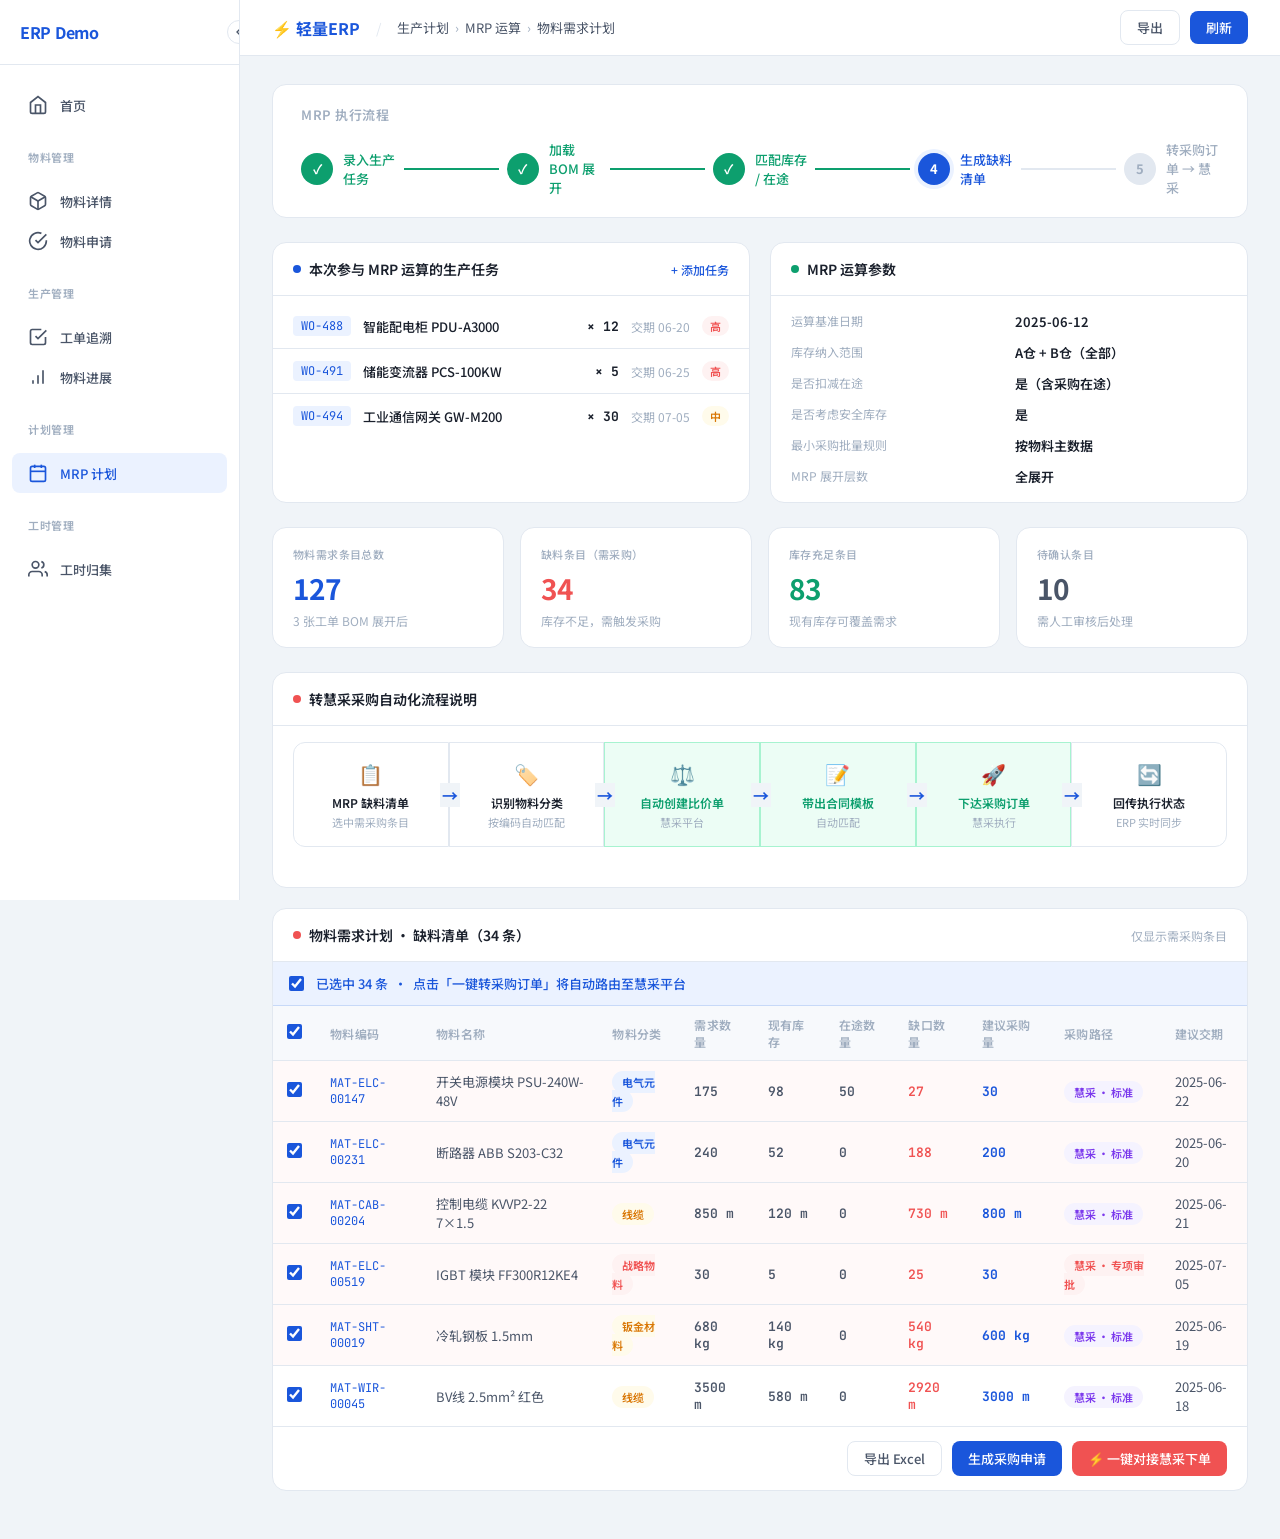
<file: 03_mrp_plan.html>
<!DOCTYPE html>
<html lang="zh-CN">
<head>
<meta charset="UTF-8">
<meta name="viewport" content="width=device-width, initial-scale=1.0">
<title>MRP · 物料需求计划</title>
<link href="https://fonts.googleapis.com/css2?family=Noto+Sans+SC:wght@300;400;500;600;700&family=JetBrains+Mono:wght@400;500;600&display=swap" rel="stylesheet">
<style>
  :root {
    --bg: #F0F4F8;
    --surface: #FFFFFF;
    --surface2: #F7F9FC;
    --border: #E2E8F0;
    --blue: #1A56DB;
    --blue-light: #EBF2FF;
    --green: #0D9F6E;
    --green-light: #ECFDF5;
    --orange: #F05252;
    --orange-light: #FEF2F2;
    --yellow: #D97706;
    --yellow-light: #FFFBEB;
    --purple: #7C3AED;
    --purple-light: #F5F3FF;
    --text-primary: #1A202C;
    --text-secondary: #4A5568;
    --text-muted: #A0AEC0;
    --mono: 'JetBrains Mono', monospace;
    --sans: 'Noto Sans SC', sans-serif;
  }
  * { box-sizing: border-box; margin: 0; padding: 0; }
  body { font-family: var(--sans); background: var(--bg); color: var(--text-primary); min-height: 100vh; font-size: 14px; display: flex; }

  /* SIDEBAR */
  .sidebar {
    width: 240px;
    background: var(--surface);
    border-right: 1px solid var(--border);
    height: 100vh;
    position: fixed;
    top: 0;
    left: 0;
    z-index: 101;
    padding: 20px 0;
    overflow-y: auto;
    transition: width 0.3s ease;
  }
  .sidebar.collapsed {
    width: 64px;
  }
  .sidebar-toggle {
    position: absolute;
    top: 20px;
    right: -12px;
    width: 24px;
    height: 24px;
    border-radius: 50%;
    background: var(--surface);
    border: 1px solid var(--border);
    display: flex;
    align-items: center;
    justify-content: center;
    cursor: pointer;
    z-index: 102;
    transition: all 0.3s ease;
  }
  .sidebar-toggle:hover {
    background: var(--surface2);
  }
  .toggle-icon {
    width: 16px;
    height: 16px;
    color: var(--text-secondary);
    transition: transform 0.3s ease;
  }
  .sidebar.collapsed .toggle-icon {
    transform: rotate(180deg);
  }
  .sidebar.collapsed .sidebar-brand h1 {
    opacity: 0;
    pointer-events: none;
    width: 0;
  }
  .sidebar.collapsed .nav-link span {
    opacity: 0;
    pointer-events: none;
    width: 0;
  }
  .sidebar.collapsed .nav-section {
    opacity: 0;
    pointer-events: none;
    width: 0;
  }
  .sidebar.collapsed .nav-link {
    justify-content: center;
    padding: 10px 8px;
  }
  .sidebar.collapsed .nav-icon {
    margin-right: 0;
  }
  
  /* MAIN CONTENT */
  .main-content {
    margin-left: 240px;
    width: calc(100% - 240px);
    min-height: 100vh;
    display: flex;
    flex-direction: column;
    transition: margin-left 0.3s ease, width 0.3s ease;
  }
  .sidebar.collapsed + .main-content {
    margin-left: 64px;
    width: calc(100% - 64px);
  }
  .sidebar-brand {
    padding: 0 20px 20px;
    border-bottom: 1px solid var(--border);
    margin-bottom: 20px;
  }
  .sidebar-brand h1 {
    font-weight: 700;
    font-size: 16px;
    color: var(--blue);
    letter-spacing: -0.3px;
  }
  .nav-menu {
    padding: 0 12px;
  }
  .nav-item {
    margin-bottom: 4px;
  }
  .nav-link {
    display: flex;
    align-items: center;
    gap: 12px;
    padding: 10px 16px;
    border-radius: 8px;
    color: var(--text-secondary);
    text-decoration: none;
    font-size: 13px;
    font-weight: 500;
    transition: all 0.15s;
  }
  .nav-link:hover {
    background: var(--surface2);
    color: var(--blue);
  }
  .nav-link.active {
    background: var(--blue-light);
    color: var(--blue);
  }
  .nav-icon {
    width: 20px;
    height: 20px;
    flex-shrink: 0;
  }
  .nav-section {
    font-size: 11px;
    font-weight: 600;
    color: var(--text-muted);
    padding: 0 16px 8px;
    margin-top: 24px;
    margin-bottom: 8px;
    letter-spacing: 0.5px;
  }

  .topbar { background: var(--surface); border-bottom: 1px solid var(--border); padding: 0 32px; height: 56px; display: flex; align-items: center; gap: 16px; position: sticky; top: 0; z-index: 100; }
  .topbar-brand { font-weight: 700; font-size: 16px; color: var(--blue); }
  .topbar-sep { color: var(--border); }
  .breadcrumb { font-size: 13px; color: var(--text-secondary); display: flex; align-items: center; gap: 6px; }
  .breadcrumb span { color: var(--text-muted); }
  .topbar-actions { margin-left: auto; display: flex; gap: 10px; align-items: center; }
  .btn { padding: 7px 16px; border-radius: 8px; font-size: 13px; font-family: var(--sans); cursor: pointer; border: none; font-weight: 500; transition: all 0.15s; display: inline-flex; align-items: center; gap: 6px; }
  .btn-primary { background: var(--blue); color: #fff; }
  .btn-primary:hover { background: #1646B0; }
  .btn-ghost { background: transparent; border: 1px solid var(--border); color: var(--text-secondary); }
  .btn-ghost:hover { background: var(--surface2); }
  .btn-orange { background: var(--orange); color: #fff; }
  .btn-orange:hover { background: #d63f3f; }

  .page { max-width: 1280px; margin: 0 auto; padding: 28px 32px; flex: 1; }

  /* FLOW STEPS */
  .flow-bar { background: var(--surface); border: 1px solid var(--border); border-radius: 14px; padding: 20px 28px; margin-bottom: 24px; }
  .flow-title { font-size: 13px; font-weight: 600; color: var(--text-muted); letter-spacing: 0.5px; margin-bottom: 16px; }
  .flow-steps { display: flex; align-items: center; gap: 0; }
  .flow-step { display: flex; align-items: center; gap: 10px; flex: 1; }
  .step-num { width: 32px; height: 32px; border-radius: 50%; display: flex; align-items: center; justify-content: center; font-size: 13px; font-weight: 700; flex-shrink: 0; }
  .step-num.done { background: var(--green); color: #fff; }
  .step-num.active { background: var(--blue); color: #fff; box-shadow: 0 0 0 4px var(--blue-light); }
  .step-num.pending { background: var(--border); color: var(--text-muted); }
  .step-label { font-size: 13px; font-weight: 500; }
  .step-label.done { color: var(--green); }
  .step-label.active { color: var(--blue); }
  .step-label.pending { color: var(--text-muted); }
  .step-connector { flex: 1; height: 2px; background: var(--border); margin: 0 8px; }
  .step-connector.done { background: var(--green); }

  /* INPUT CARD */
  .input-row { display: grid; grid-template-columns: 1fr 1fr; gap: 20px; margin-bottom: 24px; }
  .panel { background: var(--surface); border: 1px solid var(--border); border-radius: 14px; overflow: hidden; margin-bottom: 20px; }
  .panel-header { padding: 16px 20px; border-bottom: 1px solid var(--border); display: flex; align-items: center; justify-content: space-between; }
  .panel-title { font-size: 14px; font-weight: 600; display: flex; align-items: center; gap: 8px; }
  .dot { width: 8px; height: 8px; border-radius: 50%; background: var(--blue); flex-shrink: 0; }
  .dot.green { background: var(--green); }
  .dot.orange { background: var(--orange); }

  /* TASK LIST */
  .task-list { padding: 8px 0; }
  .task-row { display: flex; align-items: center; gap: 12px; padding: 12px 20px; border-bottom: 1px solid var(--border); }
  .task-row:last-child { border-bottom: none; }
  .task-code { font-family: var(--mono); font-size: 12px; color: var(--blue); background: var(--blue-light); padding: 2px 8px; border-radius: 4px; flex-shrink: 0; }
  .task-name { flex: 1; font-size: 13px; font-weight: 500; }
  .task-qty { font-family: var(--mono); font-size: 13px; font-weight: 700; color: var(--text-primary); }
  .task-date { font-size: 12px; color: var(--text-muted); }
  .task-pri { padding: 2px 8px; border-radius: 12px; font-size: 11px; font-weight: 600; flex-shrink: 0; }
  .pri-high { background: var(--orange-light); color: var(--orange); }
  .pri-mid { background: var(--yellow-light); color: var(--yellow); }
  .pri-low { background: var(--green-light); color: var(--green); }

  /* SUMMARY STATS */
  .mrp-stats { display: grid; grid-template-columns: repeat(4, 1fr); gap: 16px; margin-bottom: 24px; }
  .stat-card { background: var(--surface); border: 1px solid var(--border); border-radius: 14px; padding: 18px 20px; }
  .stat-label { font-size: 11px; color: var(--text-muted); font-weight: 500; letter-spacing: 0.4px; margin-bottom: 6px; }
  .stat-val { font-size: 28px; font-weight: 700; letter-spacing: -1px; }
  .stat-val.red { color: var(--orange); }
  .stat-val.green { color: var(--green); }
  .stat-val.blue { color: var(--blue); }
  .stat-val.gray { color: var(--text-secondary); }
  .stat-sub { font-size: 12px; color: var(--text-muted); margin-top: 4px; }

  /* MRP TABLE */
  table { width: 100%; border-collapse: collapse; }
  thead tr { background: var(--surface2); }
  th { padding: 10px 14px; font-size: 12px; font-weight: 600; color: var(--text-muted); text-align: left; border-bottom: 1px solid var(--border); letter-spacing: 0.3px; }
  td { padding: 11px 14px; font-size: 13px; border-bottom: 1px solid var(--border); color: var(--text-secondary); vertical-align: middle; }
  tr:last-child td { border-bottom: none; }
  tr:hover td { background: var(--surface2); }
  .td-mono { font-family: var(--mono); font-size: 12px; color: var(--blue); }
  .td-num { font-family: var(--mono); font-size: 13px; font-weight: 600; }
  .badge { padding: 3px 10px; border-radius: 20px; font-size: 11px; font-weight: 600; }
  .badge-red { background: var(--orange-light); color: var(--orange); }
  .badge-yellow { background: var(--yellow-light); color: var(--yellow); }
  .badge-green { background: var(--green-light); color: var(--green); }
  .badge-blue { background: var(--blue-light); color: var(--blue); }
  .badge-purple { background: var(--purple-light); color: var(--purple); }

  /* SHORT ROW */
  .short-row td { background: #FFF9F9 !important; }
  .short-row:hover td { background: #FFF4F4 !important; }

  /* HUICAI BOX */
  .huicai-flow { display: flex; align-items: stretch; gap: 0; margin-bottom: 20px; }
  .hf-node { flex: 1; padding: 16px; background: var(--surface); border: 1px solid var(--border); border-radius: 0; text-align: center; position: relative; }
  .hf-node:first-child { border-radius: 12px 0 0 12px; }
  .hf-node:last-child { border-radius: 0 12px 12px 0; }
  .hf-node::after { content: '→'; position: absolute; right: -12px; top: 50%; transform: translateY(-50%); color: var(--blue); font-weight: 700; font-size: 16px; z-index: 2; background: var(--bg); padding: 0 2px; }
  .hf-node:last-child::after { display: none; }
  .hf-icon { font-size: 20px; margin-bottom: 6px; }
  .hf-name { font-size: 12px; font-weight: 600; color: var(--text-primary); margin-bottom: 3px; }
  .hf-sub { font-size: 11px; color: var(--text-muted); }
  .hf-auto { background: var(--green-light); border-color: #A7F3D0; }
  .hf-auto .hf-name { color: var(--green); }

  .select-all-row { padding: 12px 16px; background: var(--blue-light); border-bottom: 1px solid #C7D9F8; display: flex; align-items: center; gap: 12px; font-size: 13px; color: var(--blue); font-weight: 500; }
  input[type=checkbox] { accent-color: var(--blue); width: 15px; height: 15px; cursor: pointer; }

  @keyframes fadeUp { from { opacity:0; transform:translateY(8px); } to { opacity:1; transform:translateY(0); } }
  .page > * { animation: fadeUp 0.3s ease both; }
  .page > *:nth-child(2) { animation-delay: 0.05s; }
  .page > *:nth-child(3) { animation-delay: 0.1s; }
  .page > *:nth-child(4) { animation-delay: 0.15s; }
</style>
</head>
<body>
  <aside class="sidebar">
    <div class="sidebar-brand">
      <h1>ERP Demo</h1>
      <button class="sidebar-toggle" onclick="toggleSidebar()">
        <svg viewBox="0 0 24 24" fill="none" stroke="currentColor" stroke-width="2" class="toggle-icon">
          <polyline points="15 18 9 12 15 6"></polyline>
        </svg>
      </button>
    </div>
    <nav class="nav-menu">
      <a href="index.html" class="nav-link">
        <svg class="nav-icon" viewBox="0 0 24 24" fill="none" stroke="currentColor" stroke-width="2">
          <path d="M3 9l9-7 9 7v11a2 2 0 01-2 2H5a2 2 0 01-2-2z"/>
          <polyline points="9 22 9 12 15 12 15 22"/>
        </svg>
        <span>首页</span>
      </a>
      <div class="nav-section">物料管理</div>
      <a href="01_material_detail.html" class="nav-link">
        <svg class="nav-icon" viewBox="0 0 24 24" fill="none" stroke="currentColor" stroke-width="2">
          <path d="M21 16V8a2 2 0 00-1-1.73l-7-4a2 2 0 00-2 0l-7 4A2 2 0 003 8v8a2 2 0 001 1.73l7 4a2 2 0 002 0l7-4A2 2 0 0021 16z"/>
          <polyline points="3.27 6.96 12 12.01 20.73 6.96"/>
          <line x1="12" y1="22.08" x2="12" y2="12"/>
        </svg>
        <span>物料详情</span>
      </a>
      <a href="06_material_apply.html" class="nav-link">
        <svg class="nav-icon" viewBox="0 0 24 24" fill="none" stroke="currentColor" stroke-width="2">
          <path d="M22 11.08V12a10 10 0 11-5.93-9.14"/>
          <polyline points="22 4 12 14.01 9 11.01"/>
        </svg>
        <span>物料申请</span>
      </a>
      <div class="nav-section">生产管理</div>
      <a href="02_work_order_trace.html" class="nav-link">
        <svg class="nav-icon" viewBox="0 0 24 24" fill="none" stroke="currentColor" stroke-width="2">
          <path d="M9 11l3 3L22 4"/>
          <path d="M21 12v7a2 2 0 01-2 2H5a2 2 0 01-2-2V5a2 2 0 012-2h11"/>
        </svg>
        <span>工单追溯</span>
      </a>
      <a href="05_material_progress_v2.html" class="nav-link">
        <svg class="nav-icon" viewBox="0 0 24 24" fill="none" stroke="currentColor" stroke-width="2">
          <path d="M12 20V10"/>
          <path d="M18 20V4"/>
          <path d="M6 20v-4"/>
        </svg>
        <span>物料进展</span>
      </a>
      <div class="nav-section">计划管理</div>
      <a href="03_mrp_plan.html" class="nav-link active">
        <svg class="nav-icon" viewBox="0 0 24 24" fill="none" stroke="currentColor" stroke-width="2">
          <rect x="3" y="4" width="18" height="18" rx="2" ry="2"/>
          <line x1="16" y1="2" x2="16" y2="6"/>
          <line x1="8" y1="2" x2="8" y2="6"/>
          <line x1="3" y1="10" x2="21" y2="10"/>
        </svg>
        <span>MRP 计划</span>
      </a>
      <div class="nav-section">工时管理</div>
      <a href="04_worker_timesheet_full.html" class="nav-link">
        <svg class="nav-icon" viewBox="0 0 24 24" fill="none" stroke="currentColor" stroke-width="2">
          <path d="M17 21v-2a4 4 0 00-4-4H5a4 4 0 00-4 4v2"/>
          <circle cx="9" cy="7" r="4"/>
          <path d="M23 21v-2a4 4 0 00-3-3.87"/>
          <path d="M16 3.13a4 4 0 010 7.75"/>
        </svg>
        <span>工时归集</span>
      </a>
    </nav>
  </aside>

  <div class="main-content">
    <div class="topbar">
      <div class="topbar-brand">⚡ 轻量ERP</div>
      <div class="topbar-sep">/</div>
      <div class="breadcrumb">生产计划 <span>›</span> MRP 运算 <span>›</span> 物料需求计划</div>
      <div class="topbar-actions">
        <button class="btn btn-ghost">导出</button>
        <button class="btn btn-primary">刷新</button>
      </div>
    </div>

    <div class="page">

  <!-- FLOW STEPS -->
  <div class="flow-bar">
    <div class="flow-title">MRP 执行流程</div>
    <div class="flow-steps">
      <div class="flow-step">
        <div class="step-num done">✓</div>
        <div class="step-label done">录入生产任务</div>
      </div>
      <div class="step-connector done"></div>
      <div class="flow-step">
        <div class="step-num done">✓</div>
        <div class="step-label done">加载 BOM 展开</div>
      </div>
      <div class="step-connector done"></div>
      <div class="flow-step">
        <div class="step-num done">✓</div>
        <div class="step-label done">匹配库存 / 在途</div>
      </div>
      <div class="step-connector done"></div>
      <div class="flow-step">
        <div class="step-num active">4</div>
        <div class="step-label active">生成缺料清单</div>
      </div>
      <div class="step-connector"></div>
      <div class="flow-step">
        <div class="step-num pending">5</div>
        <div class="step-label pending">转采购订单 → 慧采</div>
      </div>
    </div>
  </div>

  <!-- INPUT ROW: 生产任务 + 计算条件 -->
  <div class="input-row">
    <div class="panel" style="margin-bottom:0">
      <div class="panel-header">
        <div class="panel-title"><div class="dot"></div>本次参与 MRP 运算的生产任务</div>
        <span style="font-size:12px;color:var(--blue);cursor:pointer;font-weight:500">+ 添加任务</span>
      </div>
      <div class="task-list">
        <div class="task-row">
          <div class="task-code">WO-488</div>
          <div class="task-name">智能配电柜 PDU-A3000</div>
          <div class="task-qty">× 12</div>
          <div class="task-date">交期 06-20</div>
          <div class="task-pri pri-high">高</div>
        </div>
        <div class="task-row">
          <div class="task-code">WO-491</div>
          <div class="task-name">储能变流器 PCS-100KW</div>
          <div class="task-qty">× 5</div>
          <div class="task-date">交期 06-25</div>
          <div class="task-pri pri-high">高</div>
        </div>
        <div class="task-row">
          <div class="task-code">WO-494</div>
          <div class="task-name">工业通信网关 GW-M200</div>
          <div class="task-qty">× 30</div>
          <div class="task-date">交期 07-05</div>
          <div class="task-pri pri-mid">中</div>
        </div>
      </div>
    </div>
    <div class="panel" style="margin-bottom:0">
      <div class="panel-header">
        <div class="panel-title"><div class="dot green"></div>MRP 运算参数</div>
      </div>
      <div style="padding:16px 20px;display:grid;grid-template-columns:1fr 1fr;gap:12px;">
        <div style="font-size:12px;color:var(--text-muted);">运算基准日期</div><div style="font-size:13px;font-weight:600;">2025-06-12</div>
        <div style="font-size:12px;color:var(--text-muted);">库存纳入范围</div><div style="font-size:13px;font-weight:600;">A仓 + B仓（全部）</div>
        <div style="font-size:12px;color:var(--text-muted);">是否扣减在途</div><div style="font-size:13px;font-weight:600;">是（含采购在途）</div>
        <div style="font-size:12px;color:var(--text-muted);">是否考虑安全库存</div><div style="font-size:13px;font-weight:600;">是</div>
        <div style="font-size:12px;color:var(--text-muted);">最小采购批量规则</div><div style="font-size:13px;font-weight:600;">按物料主数据</div>
        <div style="font-size:12px;color:var(--text-muted);">MRP 展开层数</div><div style="font-size:13px;font-weight:600;">全展开</div>
      </div>
    </div>
  </div>

  <!-- STATS -->
  <div class="mrp-stats">
    <div class="stat-card">
      <div class="stat-label">物料需求条目总数</div>
      <div class="stat-val blue">127</div>
      <div class="stat-sub">3 张工单 BOM 展开后</div>
    </div>
    <div class="stat-card">
      <div class="stat-label">缺料条目（需采购）</div>
      <div class="stat-val red">34</div>
      <div class="stat-sub">库存不足，需触发采购</div>
    </div>
    <div class="stat-card">
      <div class="stat-label">库存充足条目</div>
      <div class="stat-val green">83</div>
      <div class="stat-sub">现有库存可覆盖需求</div>
    </div>
    <div class="stat-card">
      <div class="stat-label">待确认条目</div>
      <div class="stat-val gray">10</div>
      <div class="stat-sub">需人工审核后处理</div>
    </div>
  </div>

  <!-- HUICAI FLOW -->
  <div class="panel">
    <div class="panel-header">
      <div class="panel-title"><div class="dot orange"></div>转慧采采购自动化流程说明</div>
    </div>
    <div style="padding:16px 20px 20px;">
      <div class="huicai-flow">
        <div class="hf-node">
          <div class="hf-icon">📋</div>
          <div class="hf-name">MRP 缺料清单</div>
          <div class="hf-sub">选中需采购条目</div>
        </div>
        <div class="hf-node">
          <div class="hf-icon">🏷️</div>
          <div class="hf-name">识别物料分类</div>
          <div class="hf-sub">按编码自动匹配</div>
        </div>
        <div class="hf-node hf-auto">
          <div class="hf-icon">⚖️</div>
          <div class="hf-name">自动创建比价单</div>
          <div class="hf-sub">慧采平台</div>
        </div>
        <div class="hf-node hf-auto">
          <div class="hf-icon">📝</div>
          <div class="hf-name">带出合同模板</div>
          <div class="hf-sub">自动匹配</div>
        </div>
        <div class="hf-node hf-auto">
          <div class="hf-icon">🚀</div>
          <div class="hf-name">下达采购订单</div>
          <div class="hf-sub">慧采执行</div>
        </div>
        <div class="hf-node">
          <div class="hf-icon">🔄</div>
          <div class="hf-name">回传执行状态</div>
          <div class="hf-sub">ERP 实时同步</div>
        </div>
      </div>
    </div>
  </div>

  <!-- MRP RESULT TABLE -->
  <div class="panel">
    <div class="panel-header">
      <div class="panel-title"><div class="dot orange"></div>物料需求计划 · 缺料清单（34 条）</div>
      <span style="font-size:12px;color:var(--text-muted)">仅显示需采购条目</span>
    </div>
    <div class="select-all-row">
      <input type="checkbox" checked> 已选中 34 条 &nbsp;·&nbsp; 点击「一键转采购订单」将自动路由至慧采平台
    </div>
    <table>
      <thead>
        <tr>
          <th style="width:36px;"><input type="checkbox" checked></th>
          <th>物料编码</th>
          <th>物料名称</th>
          <th>物料分类</th>
          <th>需求数量</th>
          <th>现有库存</th>
          <th>在途数量</th>
          <th>缺口数量</th>
          <th>建议采购量</th>
          <th>采购路径</th>
          <th>建议交期</th>
        </tr>
      </thead>
      <tbody>
        <tr class="short-row">
          <td><input type="checkbox" checked></td>
          <td class="td-mono">MAT-ELC-00147</td>
          <td>开关电源模块 PSU-240W-48V</td>
          <td><span class="badge badge-blue">电气元件</span></td>
          <td class="td-num">175</td>
          <td class="td-num">98</td>
          <td class="td-num">50</td>
          <td class="td-num" style="color:var(--orange)">27</td>
          <td class="td-num" style="color:var(--blue);font-weight:700">30</td>
          <td><span class="badge badge-purple">慧采 · 标准</span></td>
          <td>2025-06-22</td>
        </tr>
        <tr class="short-row">
          <td><input type="checkbox" checked></td>
          <td class="td-mono">MAT-ELC-00231</td>
          <td>断路器 ABB S203-C32</td>
          <td><span class="badge badge-blue">电气元件</span></td>
          <td class="td-num">240</td>
          <td class="td-num">52</td>
          <td class="td-num">0</td>
          <td class="td-num" style="color:var(--orange)">188</td>
          <td class="td-num" style="color:var(--blue);font-weight:700">200</td>
          <td><span class="badge badge-purple">慧采 · 标准</span></td>
          <td>2025-06-20</td>
        </tr>
        <tr class="short-row">
          <td><input type="checkbox" checked></td>
          <td class="td-mono">MAT-CAB-00204</td>
          <td>控制电缆 KVVP2-22 7×1.5</td>
          <td><span class="badge badge-yellow">线缆</span></td>
          <td class="td-num">850 m</td>
          <td class="td-num">120 m</td>
          <td class="td-num">0</td>
          <td class="td-num" style="color:var(--orange)">730 m</td>
          <td class="td-num" style="color:var(--blue);font-weight:700">800 m</td>
          <td><span class="badge badge-purple">慧采 · 标准</span></td>
          <td>2025-06-21</td>
        </tr>
        <tr class="short-row">
          <td><input type="checkbox" checked></td>
          <td class="td-mono">MAT-ELC-00519</td>
          <td>IGBT 模块 FF300R12KE4</td>
          <td><span class="badge badge-red">战略物料</span></td>
          <td class="td-num">30</td>
          <td class="td-num">5</td>
          <td class="td-num">0</td>
          <td class="td-num" style="color:var(--orange)">25</td>
          <td class="td-num" style="color:var(--blue);font-weight:700">30</td>
          <td><span class="badge badge-red">慧采 · 专项审批</span></td>
          <td>2025-07-05</td>
        </tr>
        <tr class="short-row">
          <td><input type="checkbox" checked></td>
          <td class="td-mono">MAT-SHT-00019</td>
          <td>冷轧钢板 1.5mm</td>
          <td><span class="badge badge-yellow">钣金材料</span></td>
          <td class="td-num">680 kg</td>
          <td class="td-num">140 kg</td>
          <td class="td-num">0</td>
          <td class="td-num" style="color:var(--orange)">540 kg</td>
          <td class="td-num" style="color:var(--blue);font-weight:700">600 kg</td>
          <td><span class="badge badge-purple">慧采 · 标准</span></td>
          <td>2025-06-19</td>
        </tr>
        <tr>
          <td><input type="checkbox" checked></td>
          <td class="td-mono">MAT-WIR-00045</td>
          <td>BV线 2.5mm² 红色</td>
          <td><span class="badge badge-yellow">线缆</span></td>
          <td class="td-num">3500 m</td>
          <td class="td-num">580 m</td>
          <td class="td-num">0</td>
          <td class="td-num" style="color:var(--orange)">2920 m</td>
          <td class="td-num" style="color:var(--blue);font-weight:700">3000 m</td>
          <td><span class="badge badge-purple">慧采 · 标准</span></td>
          <td>2025-06-18</td>
        </tr>
      </tbody>
    </table>
    <div style="padding:14px 20px;border-top:1px solid var(--border);display:flex;justify-content:flex-end;gap:10px;">
      <button class="btn btn-ghost">导出 Excel</button>
      <button class="btn btn-primary">生成采购申请</button>
      <button class="btn btn-orange">⚡ 一键对接慧采下单</button>
    </div>
  </div>

</div>
  </div>

  <script>
    // 侧边栏切换功能
    function toggleSidebar() {
      const sidebar = document.querySelector('.sidebar');
      sidebar.classList.toggle('collapsed');
      
      // 保存状态到本地存储
      const isCollapsed = sidebar.classList.contains('collapsed');
      localStorage.setItem('sidebarCollapsed', isCollapsed);
    }
    
    // 页面加载时恢复侧边栏状态
    window.addEventListener('load', function() {
      const isCollapsed = localStorage.getItem('sidebarCollapsed') === 'true';
      if (isCollapsed) {
        document.querySelector('.sidebar').classList.add('collapsed');
      }
    });
  </script>
</body>
</html>
</file>
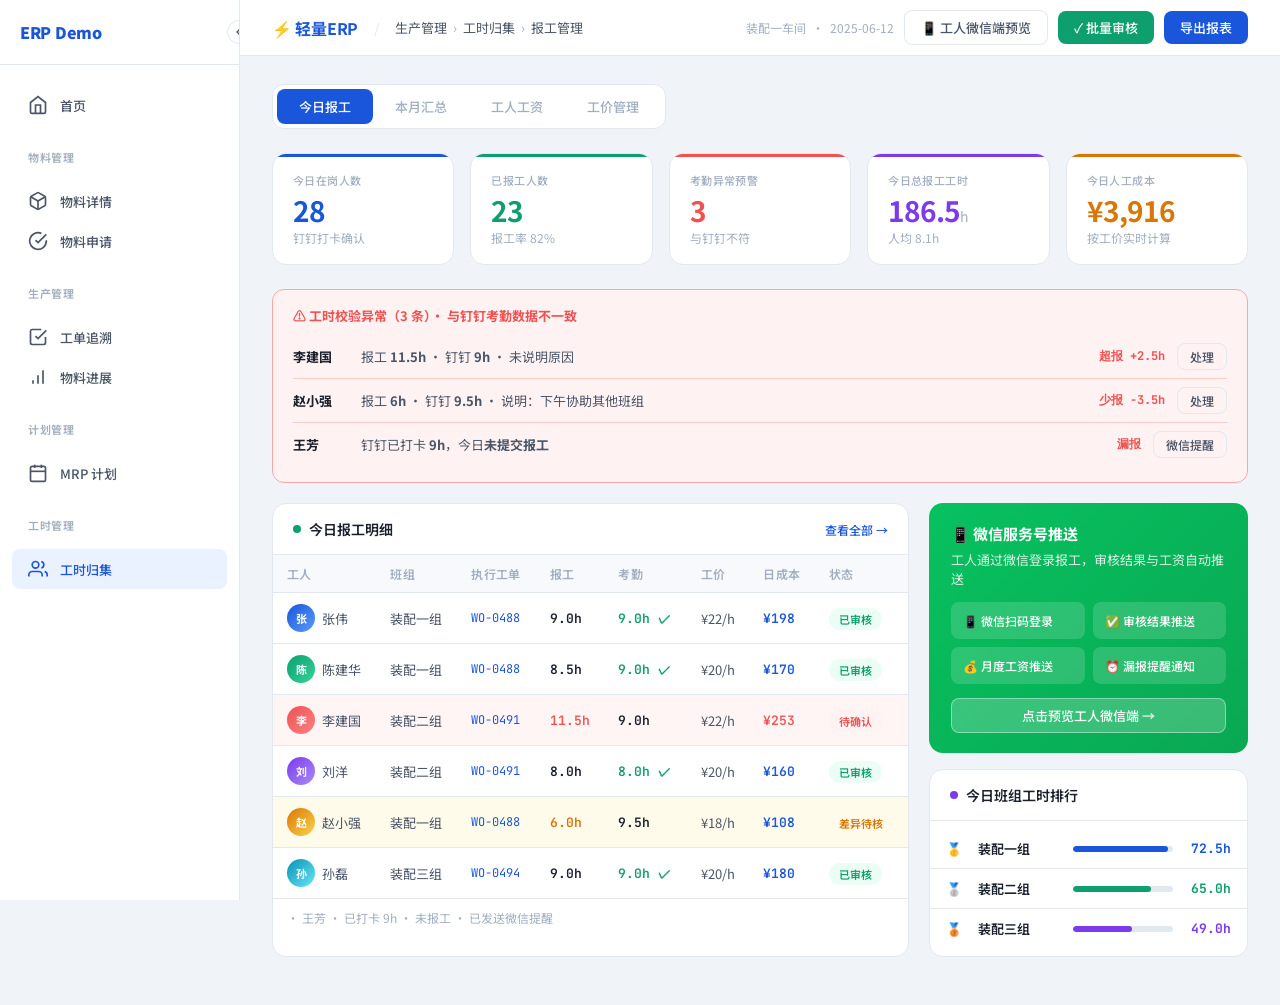
<file: 04_worker_timesheet_full.html>
<!DOCTYPE html>
<html lang="zh-CN">
<head>
<meta charset="UTF-8">
<meta name="viewport" content="width=device-width, initial-scale=1.0">
<title>工时归集 · 报工管理</title>
<link href="https://fonts.googleapis.com/css2?family=Noto+Sans+SC:wght@300;400;500;600;700&family=JetBrains+Mono:wght@400;500;600&display=swap" rel="stylesheet">
<style>
  :root {
    --bg: #F0F4F8;
    --surface: #FFFFFF;
    --surface2: #F7F9FC;
    --border: #E2E8F0;
    --blue: #1A56DB;
    --blue-light: #EBF2FF;
    --green: #0D9F6E;
    --green-light: #ECFDF5;
    --orange: #F05252;
    --orange-light: #FEF2F2;
    --yellow: #D97706;
    --yellow-light: #FFFBEB;
    --purple: #7C3AED;
    --purple-light: #F5F3FF;
    --text-primary: #1A202C;
    --text-secondary: #4A5568;
    --text-muted: #A0AEC0;
    --mono: 'JetBrains Mono', monospace;
    --sans: 'Noto Sans SC', sans-serif;
  }
  * { box-sizing: border-box; margin: 0; padding: 0; }
  body { font-family: var(--sans); background: var(--bg); color: var(--text-primary); min-height: 100vh; font-size: 14px; }

  /* ===== TOPBAR ===== */
  .topbar { background: var(--surface); border-bottom: 1px solid var(--border); padding: 0 32px; height: 56px; display: flex; align-items: center; gap: 16px; position: sticky; top: 0; z-index: 100; }
  .topbar-brand { font-weight: 700; font-size: 16px; color: var(--blue); letter-spacing: -0.3px; }
  .topbar-sep { color: var(--border); }
  .breadcrumb { font-size: 13px; color: var(--text-secondary); display: flex; align-items: center; gap: 6px; }
  .breadcrumb span { color: var(--text-muted); }
  .topbar-actions { margin-left: auto; display: flex; gap: 10px; align-items: center; }
  .btn { padding: 7px 16px; border-radius: 8px; font-size: 13px; font-family: var(--sans); cursor: pointer; border: none; font-weight: 500; transition: all 0.15s; display: inline-flex; align-items: center; gap: 5px; }
  .btn-primary { background: var(--blue); color: #fff; }
  .btn-primary:hover { background: #1646B0; }
  .btn-ghost { background: transparent; border: 1px solid var(--border); color: var(--text-secondary); }
  .btn-ghost:hover { background: var(--surface2); }
  .btn-green { background: var(--green); color: #fff; }
  .btn-green:hover { background: #0a8a5e; }
  .btn-orange { background: var(--orange); color: #fff; }

  /* ===== SIDEBAR ===== */
  .sidebar {
    width: 240px;
    background: var(--surface);
    border-right: 1px solid var(--border);
    height: 100vh;
    position: fixed;
    top: 0;
    left: 0;
    z-index: 101;
    padding: 20px 0;
    overflow-y: auto;
    transition: width 0.3s ease;
  }
  .sidebar.collapsed {
    width: 64px;
  }
  .sidebar-toggle {
    position: absolute;
    top: 20px;
    right: -12px;
    width: 24px;
    height: 24px;
    border-radius: 50%;
    background: var(--surface);
    border: 1px solid var(--border);
    display: flex;
    align-items: center;
    justify-content: center;
    cursor: pointer;
    z-index: 102;
    transition: all 0.3s ease;
  }
  .sidebar-toggle:hover {
    background: var(--surface2);
  }
  .toggle-icon {
    width: 16px;
    height: 16px;
    color: var(--text-secondary);
    transition: transform 0.3s ease;
  }
  .sidebar.collapsed .toggle-icon {
    transform: rotate(180deg);
  }
  .sidebar.collapsed .sidebar-brand h1 {
    opacity: 0;
    pointer-events: none;
    width: 0;
  }
  .sidebar.collapsed .nav-link span {
    opacity: 0;
    pointer-events: none;
    width: 0;
  }
  .sidebar.collapsed .nav-section {
    opacity: 0;
    pointer-events: none;
    width: 0;
  }
  .sidebar.collapsed .nav-link {
    justify-content: center;
    padding: 10px 8px;
  }
  .sidebar.collapsed .nav-icon {
    margin-right: 0;
  }
  .sidebar-brand {
    padding: 0 20px 20px;
    border-bottom: 1px solid var(--border);
    margin-bottom: 20px;
  }
  .sidebar-brand h1 {
    font-weight: 900;
    font-size: 16px;
    color: var(--blue);
    letter-spacing: -0.3px;
  }
  .nav-menu {
    padding: 0 12px;
  }
  .nav-item {
    margin-bottom: 4px;
  }
  .nav-link {
    display: flex;
    align-items: center;
    gap: 12px;
    padding: 10px 16px;
    border-radius: 8px;
    color: var(--text-secondary);
    text-decoration: none;
    font-size: 13px;
    font-weight: 500;
    transition: all 0.15s;
  }
  .nav-link:hover {
    background: var(--surface2);
    color: var(--blue);
  }
  .nav-link.active {
    background: var(--blue-light);
    color: var(--blue);
  }
  .nav-icon {
    width: 20px;
    height: 20px;
    flex-shrink: 0;
  }
  .nav-section {
    font-size: 11px;
    font-weight: 600;
    color: var(--text-muted);
    padding: 0 16px 8px;
    margin-top: 24px;
    margin-bottom: 8px;
    letter-spacing: 0.5px;
  }

  /* ===== MAIN CONTENT ===== */
  .main-content {
    margin-left: 240px;
    width: calc(100% - 240px);
    min-height: 100vh;
    display: flex;
    flex-direction: column;
    transition: margin-left 0.3s ease, width 0.3s ease;
  }
  .sidebar.collapsed + .main-content {
    margin-left: 64px;
    width: calc(100% - 64px);
  }

  /* ===== TOPBAR ===== */
  .topbar {
    background: var(--surface);
    border-bottom: 1px solid var(--border);
    padding: 0 32px;
    height: 56px;
    display: flex;
    align-items: center;
    gap: 16px;
    position: sticky;
    top: 0;
    z-index: 100;
  }

  /* ===== PAGE ===== */
  .page { max-width: 1280px; margin: 0 auto; padding: 28px 32px; flex: 1; }

  /* ===== TABS ===== */
  .tab-bar { display: flex; gap: 0; background: var(--surface); border: 1px solid var(--border); border-radius: 12px; padding: 4px; margin-bottom: 24px; width: fit-content; }
  .tab { padding: 8px 22px; border-radius: 8px; font-size: 13px; font-weight: 500; cursor: pointer; color: var(--text-muted); transition: all 0.15s; user-select: none; }
  .tab:hover { color: var(--text-primary); background: var(--surface2); }
  .tab.active { background: var(--blue); color: #fff; }

  /* ===== TAB PANELS ===== */
  .tab-panel { display: none; }
  .tab-panel.active { display: block; animation: fadeUp 0.25s ease; }
  @keyframes fadeUp { from { opacity:0; transform:translateY(6px); } to { opacity:1; transform:translateY(0); } }

  /* ===== COMMON COMPONENTS ===== */
  .stats-row { display: grid; gap: 16px; margin-bottom: 24px; }
  .stats-5 { grid-template-columns: repeat(5, 1fr); }
  .stats-4 { grid-template-columns: repeat(4, 1fr); }
  .stats-3 { grid-template-columns: repeat(3, 1fr); }
  .stat-card { background: var(--surface); border: 1px solid var(--border); border-radius: 14px; padding: 18px 20px; position: relative; overflow: hidden; }
  .stat-card .top-bar { position: absolute; top: 0; left: 0; right: 0; height: 3px; border-radius: 14px 14px 0 0; }
  .stat-label { font-size: 11px; color: var(--text-muted); font-weight: 500; letter-spacing: 0.4px; margin-bottom: 8px; }
  .stat-val { font-size: 28px; font-weight: 700; letter-spacing: -1px; line-height: 1; }
  .stat-val.blue { color: var(--blue); }
  .stat-val.green { color: var(--green); }
  .stat-val.orange { color: var(--orange); }
  .stat-val.yellow { color: var(--yellow); }
  .stat-val.purple { color: var(--purple); }
  .stat-sub { font-size: 12px; color: var(--text-muted); margin-top: 5px; }

  .panel { background: var(--surface); border: 1px solid var(--border); border-radius: 14px; overflow: hidden; margin-bottom: 20px; }
  .panel-header { padding: 15px 20px; border-bottom: 1px solid var(--border); display: flex; align-items: center; justify-content: space-between; }
  .panel-title { font-size: 14px; font-weight: 600; display: flex; align-items: center; gap: 8px; }
  .dot { width: 8px; height: 8px; border-radius: 50%; flex-shrink: 0; }
  .dot-blue { background: var(--blue); }
  .dot-green { background: var(--green); }
  .dot-orange { background: var(--orange); }
  .dot-purple { background: var(--purple); }
  .dot-yellow { background: var(--yellow); }

  table { width: 100%; border-collapse: collapse; }
  thead tr { background: var(--surface2); }
  th { padding: 10px 14px; font-size: 12px; font-weight: 600; color: var(--text-muted); text-align: left; border-bottom: 1px solid var(--border); letter-spacing: 0.3px; white-space: nowrap; }
  td { padding: 11px 14px; font-size: 13px; border-bottom: 1px solid var(--border); color: var(--text-secondary); vertical-align: middle; }
  tr:last-child td { border-bottom: none; }
  tr:hover td { background: var(--surface2); }
  .td-mono { font-family: var(--mono); font-size: 12px; color: var(--blue); }
  .td-num { font-family: var(--mono); font-size: 13px; font-weight: 600; color: var(--text-primary); }
  .badge { padding: 3px 10px; border-radius: 20px; font-size: 11px; font-weight: 600; white-space: nowrap; }
  .badge-green { background: var(--green-light); color: var(--green); }
  .badge-yellow { background: var(--yellow-light); color: var(--yellow); }
  .badge-red { background: var(--orange-light); color: var(--orange); }
  .badge-blue { background: var(--blue-light); color: var(--blue); }
  .badge-purple { background: var(--purple-light); color: var(--purple); }
  .badge-gray { background: var(--surface2); color: var(--text-muted); border: 1px solid var(--border); }

  .alert-row td { background: #FFFBEB !important; }
  .alert-row:hover td { background: #FEF3C7 !important; }
  .warn-row td { background: #FFF5F5 !important; }
  .warn-row:hover td { background: #FEF0F0 !important; }

  .grid-2 { display: grid; grid-template-columns: 2fr 1fr; gap: 20px; margin-bottom: 20px; }
  .grid-eq { display: grid; grid-template-columns: 1fr 1fr; gap: 20px; margin-bottom: 20px; }
  .link { font-size: 12px; color: var(--blue); cursor: pointer; font-weight: 500; }
  .link:hover { text-decoration: underline; }

  /* ===== TAB1: 今日报工 ===== */
  .validation-box { background: var(--orange-light); border: 1.5px solid #FCA5A5; border-radius: 12px; padding: 16px 20px; margin-bottom: 20px; }
  .validation-title { font-size: 13px; font-weight: 700; color: var(--orange); margin-bottom: 10px; }
  .v-item { display: flex; align-items: center; gap: 12px; font-size: 13px; padding: 8px 0; border-bottom: 1px solid #FECACA; }
  .v-item:last-child { border-bottom: none; }
  .v-name { font-weight: 700; color: var(--text-primary); min-width: 56px; }
  .v-detail { flex: 1; color: var(--text-secondary); line-height: 1.5; }
  .v-diff { font-family: var(--mono); font-size: 12px; font-weight: 700; color: var(--orange); min-width: 72px; text-align: right; }

  /* ===== TAB2: 本月汇总 ===== */
  .month-bar { background: var(--surface); border: 1px solid var(--border); border-radius: 14px; padding: 18px 24px; margin-bottom: 24px; display: flex; align-items: center; gap: 20px; }
  .month-nav { display: flex; align-items: center; gap: 12px; }
  .month-nav button { width: 32px; height: 32px; border-radius: 8px; border: 1px solid var(--border); background: var(--surface); cursor: pointer; font-size: 16px; color: var(--text-secondary); display: flex; align-items: center; justify-content: center; }
  .month-nav button:hover { background: var(--surface2); }
  .month-label { font-size: 18px; font-weight: 700; color: var(--text-primary); min-width: 120px; text-align: center; }
  .month-meta { font-size: 13px; color: var(--text-muted); }
  .month-meta strong { color: var(--text-primary); }

  .worker-avatar { width: 34px; height: 34px; border-radius: 50%; display: flex; align-items: center; justify-content: center; font-size: 13px; font-weight: 700; color: #fff; flex-shrink: 0; }
  .av-blue { background: linear-gradient(135deg, #1A56DB, #5B9BF8); }
  .av-green { background: linear-gradient(135deg, #0D9F6E, #34D399); }
  .av-purple { background: linear-gradient(135deg, #7C3AED, #A78BFA); }
  .av-yellow { background: linear-gradient(135deg, #D97706, #FCD34D); }
  .av-orange { background: linear-gradient(135deg, #F05252, #FC8181); }
  .av-teal { background: linear-gradient(135deg, #0891B2, #67E8F9); }

  .mini-bar-wrap { width: 100px; height: 6px; background: var(--border); border-radius: 3px; overflow: hidden; display: inline-block; vertical-align: middle; margin-right: 6px; }
  .mini-bar { height: 100%; border-radius: 3px; background: var(--blue); }
  .mini-bar.green { background: var(--green); }
  .mini-bar.orange { background: var(--orange); }

  /* ===== TAB3: 工人工资 ===== */
  .salary-header { background: linear-gradient(135deg, #1A56DB 0%, #3B82F6 50%, #60A5FA 100%); border-radius: 16px; padding: 24px 28px; margin-bottom: 24px; color: #fff; display: flex; align-items: center; justify-content: space-between; }
  .salary-header-left h2 { font-size: 22px; font-weight: 700; margin-bottom: 6px; }
  .salary-header-left p { opacity: 0.8; font-size: 13px; }
  .salary-header-right { text-align: right; }
  .salary-total { font-size: 36px; font-weight: 700; letter-spacing: -1px; }
  .salary-total-label { font-size: 13px; opacity: 0.8; margin-top: 4px; }

  .salary-breakdown { display: grid; grid-template-columns: repeat(4,1fr); gap: 12px; margin-bottom: 24px; }
  .breakdown-card { background: var(--surface); border: 1px solid var(--border); border-radius: 12px; padding: 16px 18px; }
  .breakdown-label { font-size: 11px; color: var(--text-muted); margin-bottom: 6px; font-weight: 500; letter-spacing: 0.3px; }
  .breakdown-val { font-size: 22px; font-weight: 700; letter-spacing: -0.5px; }

  .progress-ring { display: inline-block; }
  .wage-detail-row { display: flex; align-items: center; gap: 8px; }

  /* ===== TAB4: 工价管理 ===== */
  .price-filter { display: flex; gap: 10px; align-items: center; margin-bottom: 16px; flex-wrap: wrap; }
  .filter-input { padding: 7px 12px; border-radius: 8px; border: 1px solid var(--border); font-size: 13px; font-family: var(--sans); background: var(--surface); outline: none; color: var(--text-primary); }
  .filter-input:focus { border-color: var(--blue); box-shadow: 0 0 0 3px var(--blue-light); }
  .filter-select { padding: 7px 12px; border-radius: 8px; border: 1px solid var(--border); font-size: 13px; font-family: var(--sans); background: var(--surface); outline: none; color: var(--text-primary); cursor: pointer; }

  .edit-btn { padding: 4px 12px; border-radius: 6px; border: 1px solid var(--border); background: var(--surface); font-size: 12px; font-family: var(--sans); cursor: pointer; color: var(--blue); font-weight: 500; }
  .edit-btn:hover { background: var(--blue-light); }

  .level-bar { display: flex; gap: 3px; }
  .level-dot { width: 8px; height: 8px; border-radius: 2px; background: var(--border); }
  .level-dot.filled { background: var(--blue); }
  .level-dot.filled.green { background: var(--green); }
  .level-dot.filled.yellow { background: var(--yellow); }

  /* ===== WECHAT MODAL ===== */
  .modal-backdrop { display: none; position: fixed; inset: 0; background: rgba(0,0,0,0.5); z-index: 500; align-items: center; justify-content: center; backdrop-filter: blur(4px); }
  .modal-backdrop.open { display: flex; }

  /* WeChat Phone Frame */
  .phone-frame { width: 390px; background: #F2F2F7; border-radius: 44px; box-shadow: 0 40px 80px rgba(0,0,0,0.4), 0 0 0 2px #333, 0 0 0 6px #1A1A1A; overflow: hidden; max-height: 90vh; display: flex; flex-direction: column; position: relative; }
  .phone-notch { position: absolute; top: 0; left: 50%; transform: translateX(-50%); width: 120px; height: 30px; background: #1A1A1A; border-radius: 0 0 20px 20px; z-index: 10; }
  .phone-screen { flex: 1; overflow: hidden; display: flex; flex-direction: column; background: #F2F2F7; padding-top: 30px; }
  .wc-statusbar { height: 44px; display: flex; align-items: center; justify-content: space-between; padding: 0 20px; background: #F2F2F7; font-size: 13px; font-weight: 600; }
  .wc-statusbar .time { font-size: 15px; font-weight: 700; }
  .wc-statusbar .icons { display: flex; gap: 5px; align-items: center; font-size: 12px; }

  /* WeChat Nav */
  .wc-nav { background: #fff; padding: 0 16px; height: 44px; display: flex; align-items: center; justify-content: space-between; border-bottom: 1px solid #E5E5EA; }
  .wc-nav-title { font-size: 17px; font-weight: 600; color: #000; }
  .wc-nav-back { font-size: 16px; color: #007AFF; display: flex; align-items: center; gap: 4px; font-size: 14px; }

  /* WeChat Content */
  .wc-scroll { flex: 1; overflow-y: auto; padding-bottom: 90px; }
  .wc-scroll::-webkit-scrollbar { display: none; }

  /* WeChat User Card */
  .wc-user-card { background: #fff; margin: 12px; border-radius: 16px; padding: 16px; display: flex; align-items: center; gap: 14px; }
  .wc-avatar { width: 52px; height: 52px; border-radius: 12px; background: linear-gradient(135deg, #1A56DB, #5B9BF8); display: flex; align-items: center; justify-content: center; color: #fff; font-size: 22px; font-weight: 700; }
  .wc-user-info h3 { font-size: 16px; font-weight: 700; color: #000; margin-bottom: 4px; }
  .wc-user-info p { font-size: 13px; color: #8E8E93; }
  .wc-badge { background: #E8F2FF; color: #1A56DB; font-size: 12px; font-weight: 600; padding: 3px 10px; border-radius: 10px; margin-top: 6px; display: inline-block; }

  /* WeChat Section */
  .wc-section { background: #fff; margin: 0 12px 12px; border-radius: 16px; overflow: hidden; }
  .wc-section-title { font-size: 12px; color: #8E8E93; font-weight: 500; padding: 10px 16px 6px; letter-spacing: 0.5px; }
  .wc-row { display: flex; align-items: center; padding: 13px 16px; border-bottom: 1px solid #F2F2F7; gap: 12px; }
  .wc-row:last-child { border-bottom: none; }
  .wc-row-icon { width: 32px; height: 32px; border-radius: 8px; display: flex; align-items: center; justify-content: center; font-size: 16px; flex-shrink: 0; }
  .wc-row-label { flex: 1; font-size: 15px; color: #000; }
  .wc-row-val { font-size: 14px; color: #8E8E93; margin-right: 4px; }
  .wc-arrow { color: #C7C7CC; font-size: 14px; }

  /* WeChat Form */
  .wc-form-section { background: #fff; margin: 0 12px 12px; border-radius: 16px; overflow: hidden; }
  .wc-form-row { padding: 14px 16px; border-bottom: 1px solid #F2F2F7; }
  .wc-form-row:last-child { border-bottom: none; }
  .wc-form-label { font-size: 12px; color: #8E8E93; margin-bottom: 6px; font-weight: 500; }
  .wc-form-val { font-size: 15px; color: #000; font-weight: 500; }
  .wc-form-input { width: 100%; font-size: 15px; color: #000; border: none; outline: none; background: transparent; font-family: var(--sans); }
  .wc-form-hint { font-size: 12px; color: #8E8E93; margin-top: 4px; }

  /* Date Picker */
  .wc-date-grid { display: grid; grid-template-columns: repeat(7,1fr); gap: 2px; padding: 8px 12px; }
  .wc-date-day-label { text-align: center; font-size: 11px; color: #8E8E93; padding: 4px 0; }
  .wc-date-cell { text-align: center; padding: 6px 2px; font-size: 14px; border-radius: 8px; cursor: pointer; color: #000; }
  .wc-date-cell:hover { background: #F2F2F7; }
  .wc-date-cell.today { background: #1A56DB; color: #fff; font-weight: 700; border-radius: 50%; }
  .wc-date-cell.has-record { position: relative; }
  .wc-date-cell.has-record::after { content:''; position: absolute; bottom: 2px; left: 50%; transform: translateX(-50%); width: 4px; height: 4px; border-radius: 50%; background: var(--green); }
  .wc-date-cell.other { color: #C7C7CC; }

  /* Work Record Cards */
  .wc-record-card { margin: 0 12px 10px; background: #fff; border-radius: 16px; overflow: hidden; }
  .wc-record-header { padding: 13px 16px; background: #F8FAFF; border-bottom: 1px solid #F2F2F7; display: flex; align-items: center; justify-content: space-between; }
  .wc-record-date { font-size: 14px; font-weight: 700; color: #1A56DB; }
  .wc-record-total { font-size: 13px; color: #8E8E93; }
  .wc-record-row { padding: 12px 16px; border-bottom: 1px solid #F2F2F7; }
  .wc-record-row:last-child { border-bottom: none; }
  .wc-record-wo { font-family: var(--mono); font-size: 12px; color: #1A56DB; background: #EBF2FF; padding: 2px 8px; border-radius: 4px; display: inline-block; margin-bottom: 5px; }
  .wc-record-name { font-size: 14px; font-weight: 600; color: #000; margin-bottom: 3px; }
  .wc-record-meta { font-size: 12px; color: #8E8E93; display: flex; gap: 12px; }
  .wc-record-hours { font-size: 18px; font-weight: 700; color: #1A56DB; float: right; margin-top: -22px; }
  .wc-record-status { display: inline-block; font-size: 11px; font-weight: 600; padding: 2px 8px; border-radius: 10px; margin-top: 4px; }
  .rs-approved { background: #ECFDF5; color: #0D9F6E; }
  .rs-pending { background: #FFFBEB; color: #D97706; }

  /* Submit button */
  .wc-submit-area { padding: 16px; background: #F2F2F7; }
  .wc-submit-btn { width: 100%; padding: 16px; background: #1A56DB; color: #fff; border: none; border-radius: 14px; font-size: 16px; font-weight: 700; font-family: var(--sans); cursor: pointer; }

  /* Tab bar at bottom */
  .wc-tabbar { position: absolute; bottom: 0; left: 0; right: 0; height: 82px; background: rgba(255,255,255,0.95); backdrop-filter: blur(10px); border-top: 1px solid #E5E5EA; display: flex; align-items: flex-start; padding-top: 10px; }
  .wc-tab-item { flex: 1; display: flex; flex-direction: column; align-items: center; gap: 4px; cursor: pointer; }
  .wc-tab-item .icon { font-size: 22px; }
  .wc-tab-item .label { font-size: 10px; color: #8E8E93; }
  .wc-tab-item.active .icon { filter: none; }
  .wc-tab-item.active .label { color: #1A56DB; }

  /* Notification */
  .wc-notify { background: #fff; margin: 0 12px 12px; border-radius: 16px; padding: 14px 16px; border-left: 4px solid #0D9F6E; }
  .wc-notify-title { font-size: 13px; font-weight: 700; color: #0D9F6E; margin-bottom: 4px; }
  .wc-notify-body { font-size: 13px; color: #3C3C43; line-height: 1.6; }
  .wc-notify.warn { border-left-color: var(--yellow); }
  .wc-notify.warn .wc-notify-title { color: var(--yellow); }

  /* Close modal */
  .modal-close-area { position: fixed; inset: 0; z-index: 499; cursor: pointer; }
  .close-btn { position: absolute; top: -14px; right: -14px; width: 32px; height: 32px; border-radius: 50%; background: rgba(255,255,255,0.9); border: none; cursor: pointer; font-size: 18px; color: #666; display: flex; align-items: center; justify-content: center; box-shadow: 0 2px 8px rgba(0,0,0,0.2); z-index: 10; }
  .close-btn:hover { background: #fff; }

  /* Screen tabs inside phone */
  .phone-screen-tab { display: none; }
  .phone-screen-tab.active { display: flex; flex-direction: column; height: 100%; }
</style>
</head>
<body>
  <aside class="sidebar">
    <div class="sidebar-brand">
      <h1>ERP Demo</h1>
      <button class="sidebar-toggle" onclick="toggleSidebar()">
        <svg viewBox="0 0 24 24" fill="none" stroke="currentColor" stroke-width="2" class="toggle-icon">
          <polyline points="15 18 9 12 15 6"></polyline>
        </svg>
      </button>
    </div>
    <nav class="nav-menu">
      <a href="index.html" class="nav-link">
        <svg class="nav-icon" viewBox="0 0 24 24" fill="none" stroke="currentColor" stroke-width="2">
          <path d="M3 9l9-7 9 7v11a2 2 0 01-2 2H5a2 2 0 01-2-2z"/>
          <polyline points="9 22 9 12 15 12 15 22"/>
        </svg>
        <span>首页</span>
      </a>
      <div class="nav-section">物料管理</div>
      <a href="01_material_detail.html" class="nav-link">
        <svg class="nav-icon" viewBox="0 0 24 24" fill="none" stroke="currentColor" stroke-width="2">
          <path d="M21 16V8a2 2 0 00-1-1.73l-7-4a2 2 0 00-2 0l-7 4A2 2 0 003 8v8a2 2 0 001 1.73l7 4a2 2 0 002 0l7-4A2 2 0 0021 16z"/>
          <polyline points="3.27 6.96 12 12.01 20.73 6.96"/>
          <line x1="12" y1="22.08" x2="12" y2="12"/>
        </svg>
        <span>物料详情</span>
      </a>
      <a href="06_material_apply.html" class="nav-link">
        <svg class="nav-icon" viewBox="0 0 24 24" fill="none" stroke="currentColor" stroke-width="2">
          <path d="M22 11.08V12a10 10 0 11-5.93-9.14"/>
          <polyline points="22 4 12 14.01 9 11.01"/>
        </svg>
        <span>物料申请</span>
      </a>
      <div class="nav-section">生产管理</div>
      <a href="02_work_order_trace.html" class="nav-link">
        <svg class="nav-icon" viewBox="0 0 24 24" fill="none" stroke="currentColor" stroke-width="2">
          <path d="M9 11l3 3L22 4"/>
          <path d="M21 12v7a2 2 0 01-2 2H5a2 2 0 01-2-2V5a2 2 0 012-2h11"/>
        </svg>
        <span>工单追溯</span>
      </a>
      <a href="05_material_progress_v2.html" class="nav-link">
        <svg class="nav-icon" viewBox="0 0 24 24" fill="none" stroke="currentColor" stroke-width="2">
          <path d="M12 20V10"/>
          <path d="M18 20V4"/>
          <path d="M6 20v-4"/>
        </svg>
        <span>物料进展</span>
      </a>
      <div class="nav-section">计划管理</div>
      <a href="03_mrp_plan.html" class="nav-link">
        <svg class="nav-icon" viewBox="0 0 24 24" fill="none" stroke="currentColor" stroke-width="2">
          <rect x="3" y="4" width="18" height="18" rx="2" ry="2"/>
          <line x1="16" y1="2" x2="16" y2="6"/>
          <line x1="8" y1="2" x2="8" y2="6"/>
          <line x1="3" y1="10" x2="21" y2="10"/>
        </svg>
        <span>MRP 计划</span>
      </a>
      <div class="nav-section">工时管理</div>
      <a href="04_worker_timesheet_full.html" class="nav-link active">
        <svg class="nav-icon" viewBox="0 0 24 24" fill="none" stroke="currentColor" stroke-width="2">
          <path d="M17 21v-2a4 4 0 00-4-4H5a4 4 0 00-4 4v2"/>
          <circle cx="9" cy="7" r="4"/>
          <path d="M23 21v-2a4 4 0 00-3-3.87"/>
          <path d="M16 3.13a4 4 0 010 7.75"/>
        </svg>
        <span>工时归集</span>
      </a>
    </nav>
  </aside>

  <div class="main-content">
    <!-- ===== TOPBAR ===== -->
    <div class="topbar">
      <div class="topbar-brand">⚡ 轻量ERP</div>
      <div class="topbar-sep">/</div>
      <div class="breadcrumb">生产管理 <span>›</span> 工时归集 <span>›</span> 报工管理</div>
      <div class="topbar-actions">
        <span style="font-size:12px;color:var(--text-muted)">装配一车间 &nbsp;·&nbsp; 2025-06-12</span>
        <button class="btn btn-ghost" onclick="openWechat()">📱 工人微信端预览</button>
        <button class="btn btn-green">✓ 批量审核</button>
        <button class="btn btn-primary">导出报表</button>
      </div>
    </div>

    <div class="page">

  <!-- TABS -->
  <div class="tab-bar">
    <div class="tab active" onclick="switchTab(0)">今日报工</div>
    <div class="tab" onclick="switchTab(1)">本月汇总</div>
    <div class="tab" onclick="switchTab(2)">工人工资</div>
    <div class="tab" onclick="switchTab(3)">工价管理</div>
  </div>

  <!-- ======================== TAB 1: 今日报工 ======================== -->
  <div class="tab-panel active" id="panel-0">
    <div class="stats-row stats-5">
      <div class="stat-card"><div class="top-bar" style="background:var(--blue)"></div>
        <div class="stat-label">今日在岗人数</div><div class="stat-val blue">28</div><div class="stat-sub">钉钉打卡确认</div>
      </div>
      <div class="stat-card"><div class="top-bar" style="background:var(--green)"></div>
        <div class="stat-label">已报工人数</div><div class="stat-val green">23</div><div class="stat-sub">报工率 82%</div>
      </div>
      <div class="stat-card"><div class="top-bar" style="background:var(--orange)"></div>
        <div class="stat-label">考勤异常预警</div><div class="stat-val orange">3</div><div class="stat-sub">与钉钉不符</div>
      </div>
      <div class="stat-card"><div class="top-bar" style="background:var(--purple)"></div>
        <div class="stat-label">今日总报工工时</div><div class="stat-val purple">186.5<span style="font-size:14px;font-weight:400;color:var(--text-muted)">h</span></div><div class="stat-sub">人均 8.1h</div>
      </div>
      <div class="stat-card"><div class="top-bar" style="background:var(--yellow)"></div>
        <div class="stat-label">今日人工成本</div><div class="stat-val yellow">¥3,916</div><div class="stat-sub">按工价实时计算</div>
      </div>
    </div>

    <!-- 异常 -->
    <div class="validation-box">
      <div class="validation-title">⚠️ 工时校验异常（3 条）· 与钉钉考勤数据不一致</div>
      <div class="v-item">
        <div class="v-name">李建国</div>
        <div class="v-detail">报工 <strong>11.5h</strong> · 钉钉 <strong>9h</strong> · 未说明原因</div>
        <div class="v-diff">超报 +2.5h</div>
        <button class="btn btn-ghost" style="padding:4px 12px;font-size:12px;">处理</button>
      </div>
      <div class="v-item">
        <div class="v-name">赵小强</div>
        <div class="v-detail">报工 <strong>6h</strong> · 钉钉 <strong>9.5h</strong> · 说明：下午协助其他班组</div>
        <div class="v-diff">少报 -3.5h</div>
        <button class="btn btn-ghost" style="padding:4px 12px;font-size:12px;">处理</button>
      </div>
      <div class="v-item">
        <div class="v-name">王芳</div>
        <div class="v-detail">钉钉已打卡 <strong>9h</strong>，今日<strong>未提交报工</strong></div>
        <div class="v-diff">漏报</div>
        <button class="btn btn-ghost" style="padding:4px 12px;font-size:12px;">微信提醒</button>
      </div>
    </div>

    <div class="grid-2">
      <div class="panel" style="margin-bottom:0">
        <div class="panel-header">
          <div class="panel-title"><div class="dot dot-green"></div>今日报工明细</div>
          <span class="link">查看全部 →</span>
        </div>
        <table>
          <thead><tr><th>工人</th><th>班组</th><th>执行工单</th><th>报工</th><th>考勤</th><th>工价</th><th>日成本</th><th>状态</th></tr></thead>
          <tbody>
            <tr>
              <td><div style="display:flex;align-items:center;gap:7px;"><div class="worker-avatar av-blue" style="width:28px;height:28px;font-size:11px;">张</div>张伟</div></td>
              <td>装配一组</td><td class="td-mono">WO-0488</td>
              <td class="td-num">9.0h</td><td class="td-num" style="color:var(--green)">9.0h ✓</td>
              <td>¥22/h</td><td class="td-num" style="color:var(--blue)">¥198</td>
              <td><span class="badge badge-green">已审核</span></td>
            </tr>
            <tr>
              <td><div style="display:flex;align-items:center;gap:7px;"><div class="worker-avatar av-green" style="width:28px;height:28px;font-size:11px;">陈</div>陈建华</div></td>
              <td>装配一组</td><td class="td-mono">WO-0488</td>
              <td class="td-num">8.5h</td><td class="td-num" style="color:var(--green)">9.0h ✓</td>
              <td>¥20/h</td><td class="td-num" style="color:var(--blue)">¥170</td>
              <td><span class="badge badge-green">已审核</span></td>
            </tr>
            <tr class="warn-row">
              <td><div style="display:flex;align-items:center;gap:7px;"><div class="worker-avatar av-orange" style="width:28px;height:28px;font-size:11px;">李</div>李建国</div></td>
              <td>装配二组</td><td class="td-mono">WO-0491</td>
              <td class="td-num" style="color:var(--orange)">11.5h</td><td class="td-num">9.0h</td>
              <td>¥22/h</td><td class="td-num" style="color:var(--orange)">¥253</td>
              <td><span class="badge badge-red">待确认</span></td>
            </tr>
            <tr>
              <td><div style="display:flex;align-items:center;gap:7px;"><div class="worker-avatar av-purple" style="width:28px;height:28px;font-size:11px;">刘</div>刘洋</div></td>
              <td>装配二组</td><td class="td-mono">WO-0491</td>
              <td class="td-num">8.0h</td><td class="td-num" style="color:var(--green)">8.0h ✓</td>
              <td>¥20/h</td><td class="td-num" style="color:var(--blue)">¥160</td>
              <td><span class="badge badge-green">已审核</span></td>
            </tr>
            <tr class="alert-row">
              <td><div style="display:flex;align-items:center;gap:7px;"><div class="worker-avatar av-yellow" style="width:28px;height:28px;font-size:11px;">赵</div>赵小强</div></td>
              <td>装配一组</td><td class="td-mono">WO-0488</td>
              <td class="td-num" style="color:var(--yellow)">6.0h</td><td class="td-num">9.5h</td>
              <td>¥18/h</td><td class="td-num" style="color:var(--blue)">¥108</td>
              <td><span class="badge badge-yellow">差异待核</span></td>
            </tr>
            <tr>
              <td><div style="display:flex;align-items:center;gap:7px;"><div class="worker-avatar av-teal" style="width:28px;height:28px;font-size:11px;">孙</div>孙磊</div></td>
              <td>装配三组</td><td class="td-mono">WO-0494</td>
              <td class="td-num">9.0h</td><td class="td-num" style="color:var(--green)">9.0h ✓</td>
              <td>¥20/h</td><td class="td-num" style="color:var(--blue)">¥180</td>
              <td><span class="badge badge-green">已审核</span></td>
            </tr>
            <tr>
              <td colspan="8" style="color:var(--text-muted);font-size:12px;padding:10px 14px;">· 王芳 · 已打卡 9h · 未报工 · 已发送微信提醒</td>
            </tr>
          </tbody>
        </table>
      </div>

      <!-- Right: wechat + stats -->
      <div>
        <div style="background:linear-gradient(135deg,#07C160,#09A852);border-radius:14px;padding:20px 22px;color:#fff;margin-bottom:16px;">
          <div style="font-size:15px;font-weight:700;margin-bottom:6px;">📱 微信服务号推送</div>
          <div style="font-size:13px;opacity:0.85;margin-bottom:14px;">工人通过微信登录报工，审核结果与工资自动推送</div>
          <div style="display:grid;grid-template-columns:1fr 1fr;gap:8px;">
            <div style="background:rgba(255,255,255,0.15);border-radius:8px;padding:10px 12px;font-size:12px;font-weight:500;">📱 微信扫码登录</div>
            <div style="background:rgba(255,255,255,0.15);border-radius:8px;padding:10px 12px;font-size:12px;font-weight:500;">✅ 审核结果推送</div>
            <div style="background:rgba(255,255,255,0.15);border-radius:8px;padding:10px 12px;font-size:12px;font-weight:500;">💰 月度工资推送</div>
            <div style="background:rgba(255,255,255,0.15);border-radius:8px;padding:10px 12px;font-size:12px;font-weight:500;">⏰ 漏报提醒通知</div>
          </div>
          <button class="btn" style="margin-top:14px;background:rgba(255,255,255,0.2);color:#fff;border:1px solid rgba(255,255,255,0.4);width:100%;justify-content:center;" onclick="openWechat()">点击预览工人微信端 →</button>
        </div>
        <div class="panel" style="margin-bottom:0">
          <div class="panel-header"><div class="panel-title"><div class="dot dot-purple"></div>今日班组工时排行</div></div>
          <div style="padding:8px 0;">
            <div style="display:flex;align-items:center;gap:12px;padding:10px 16px;border-bottom:1px solid var(--border);">
              <span style="font-size:13px;font-weight:700;color:var(--yellow);min-width:20px;">🥇</span>
              <span style="flex:1;font-size:13px;font-weight:600;">装配一组</span>
              <div class="mini-bar-wrap"><div class="mini-bar" style="width:95%;background:var(--blue)"></div></div>
              <span style="font-family:var(--mono);font-size:13px;font-weight:700;color:var(--blue)">72.5h</span>
            </div>
            <div style="display:flex;align-items:center;gap:12px;padding:10px 16px;border-bottom:1px solid var(--border);">
              <span style="font-size:13px;font-weight:700;color:var(--text-muted);min-width:20px;">🥈</span>
              <span style="flex:1;font-size:13px;font-weight:600;">装配二组</span>
              <div class="mini-bar-wrap"><div class="mini-bar" style="width:78%;background:var(--green)"></div></div>
              <span style="font-family:var(--mono);font-size:13px;font-weight:700;color:var(--green)">65.0h</span>
            </div>
            <div style="display:flex;align-items:center;gap:12px;padding:10px 16px;">
              <span style="font-size:13px;font-weight:700;color:var(--text-muted);min-width:20px;">🥉</span>
              <span style="flex:1;font-size:13px;font-weight:600;">装配三组</span>
              <div class="mini-bar-wrap"><div class="mini-bar" style="width:59%;background:var(--purple)"></div></div>
              <span style="font-family:var(--mono);font-size:13px;font-weight:700;color:var(--purple)">49.0h</span>
            </div>
          </div>
        </div>
      </div>
    </div>
  </div>

  <!-- ======================== TAB 2: 本月汇总 ======================== -->
  <div class="tab-panel" id="panel-1">
    <div class="month-bar">
      <div class="month-nav">
        <button>‹</button>
        <div class="month-label">2025年 6月</div>
        <button>›</button>
      </div>
      <div class="month-meta">工作日 <strong>21天</strong> &nbsp;·&nbsp; 应出勤工时 <strong>168h/人</strong> &nbsp;·&nbsp; 车间在册人数 <strong>28人</strong></div>
      <div style="margin-left:auto;display:flex;gap:10px;">
        <button class="btn btn-ghost">筛选班组</button>
        <button class="btn btn-primary">导出 Excel</button>
      </div>
    </div>

    <div class="stats-row stats-4">
      <div class="stat-card"><div class="top-bar" style="background:var(--blue)"></div>
        <div class="stat-label">本月累计工时</div><div class="stat-val blue">2,847h</div><div class="stat-sub">人均 101.7h（截至今日）</div>
      </div>
      <div class="stat-card"><div class="top-bar" style="background:var(--green)"></div>
        <div class="stat-label">出勤人次</div><div class="stat-val green">289</div><div class="stat-sub">出勤率 96.4%</div>
      </div>
      <div class="stat-card"><div class="top-bar" style="background:var(--yellow)"></div>
        <div class="stat-label">本月人工成本</div><div class="stat-val yellow">¥58,240</div><div class="stat-sub">月预算 ¥65,000</div>
      </div>
      <div class="stat-card"><div class="top-bar" style="background:var(--purple)"></div>
        <div class="stat-label">异常工时已处理</div><div class="stat-val purple">94%</div><div class="stat-sub">5条未处理</div>
      </div>
    </div>

    <div class="panel">
      <div class="panel-header">
        <div class="panel-title"><div class="dot dot-blue"></div>工人本月工时明细</div>
        <div style="display:flex;gap:8px;align-items:center;">
          <select class="filter-select"><option>全部班组</option><option>装配一组</option><option>装配二组</option><option>装配三组</option></select>
          <span class="link">导出 →</span>
        </div>
      </div>
      <table>
        <thead><tr><th>工人</th><th>班组</th><th>累计工时</th><th>出勤天数</th><th>日均工时</th><th>已审核工时</th><th>异常工时</th><th>工单分布</th><th>完成率</th></tr></thead>
        <tbody>
          <tr>
            <td><div style="display:flex;align-items:center;gap:8px;"><div class="worker-avatar av-blue">张</div><div><div style="font-size:13px;font-weight:600;color:var(--text-primary);">张伟</div><div style="font-size:11px;color:var(--text-muted);">工号 EMP-042</div></div></div></td>
            <td>装配一组</td>
            <td><span class="td-num">198.5h</span></td>
            <td class="td-num">12天</td>
            <td class="td-num">9.2h</td>
            <td class="td-num" style="color:var(--green)">196.5h</td>
            <td><span class="badge badge-yellow">2.0h</span></td>
            <td style="font-size:12px;color:var(--text-muted);">WO-488 / WO-491</td>
            <td><div class="mini-bar-wrap" style="width:80px;"><div class="mini-bar" style="width:95%"></div></div> <span style="font-size:12px;color:var(--green);font-weight:600;">118%</span></td>
          </tr>
          <tr>
            <td><div style="display:flex;align-items:center;gap:8px;"><div class="worker-avatar av-purple">刘</div><div><div style="font-size:13px;font-weight:600;color:var(--text-primary);">刘洋</div><div style="font-size:11px;color:var(--text-muted);">工号 EMP-051</div></div></div></td>
            <td>装配二组</td>
            <td><span class="td-num">192.0h</span></td>
            <td class="td-num">12天</td>
            <td class="td-num">8.8h</td>
            <td class="td-num" style="color:var(--green)">192.0h</td>
            <td><span class="badge badge-green">无</span></td>
            <td style="font-size:12px;color:var(--text-muted);">WO-491 / WO-494</td>
            <td><div class="mini-bar-wrap" style="width:80px;"><div class="mini-bar green" style="width:90%"></div></div> <span style="font-size:12px;color:var(--green);font-weight:600;">114%</span></td>
          </tr>
          <tr>
            <td><div style="display:flex;align-items:center;gap:8px;"><div class="worker-avatar av-green">陈</div><div><div style="font-size:13px;font-weight:600;color:var(--text-primary);">陈建华</div><div style="font-size:11px;color:var(--text-muted);">工号 EMP-038</div></div></div></td>
            <td>装配一组</td>
            <td><span class="td-num">186.0h</span></td>
            <td class="td-num">12天</td>
            <td class="td-num">8.5h</td>
            <td class="td-num" style="color:var(--green)">186.0h</td>
            <td><span class="badge badge-green">无</span></td>
            <td style="font-size:12px;color:var(--text-muted);">WO-488</td>
            <td><div class="mini-bar-wrap" style="width:80px;"><div class="mini-bar" style="width:85%"></div></div> <span style="font-size:12px;color:var(--blue);font-weight:600;">111%</span></td>
          </tr>
          <tr>
            <td><div style="display:flex;align-items:center;gap:8px;"><div class="worker-avatar av-yellow">孙</div><div><div style="font-size:13px;font-weight:600;color:var(--text-primary);">孙磊</div><div style="font-size:11px;color:var(--text-muted);">工号 EMP-067</div></div></div></td>
            <td>装配三组</td>
            <td><span class="td-num">175.5h</span></td>
            <td class="td-num">12天</td>
            <td class="td-num">8.1h</td>
            <td class="td-num" style="color:var(--green)">175.5h</td>
            <td><span class="badge badge-green">无</span></td>
            <td style="font-size:12px;color:var(--text-muted);">WO-494</td>
            <td><div class="mini-bar-wrap" style="width:80px;"><div class="mini-bar orange" style="width:74%"></div></div> <span style="font-size:12px;color:var(--yellow);font-weight:600;">104%</span></td>
          </tr>
          <tr class="warn-row">
            <td><div style="display:flex;align-items:center;gap:8px;"><div class="worker-avatar av-orange">李</div><div><div style="font-size:13px;font-weight:600;color:var(--text-primary);">李建国</div><div style="font-size:11px;color:var(--text-muted);">工号 EMP-029</div></div></div></td>
            <td>装配二组</td>
            <td><span class="td-num" style="color:var(--orange)">168.0h</span></td>
            <td class="td-num">11天</td>
            <td class="td-num">8.6h</td>
            <td class="td-num" style="color:var(--yellow)">155.5h</td>
            <td><span class="badge badge-red">12.5h ⚠️</span></td>
            <td style="font-size:12px;color:var(--text-muted);">WO-488 / WO-491</td>
            <td><div class="mini-bar-wrap" style="width:80px;"><div class="mini-bar orange" style="width:70%"></div></div> <span style="font-size:12px;color:var(--orange);font-weight:600;">100%</span></td>
          </tr>
          <tr>
            <td><div style="display:flex;align-items:center;gap:8px;"><div class="worker-avatar av-teal">赵</div><div><div style="font-size:13px;font-weight:600;color:var(--text-primary);">赵小强</div><div style="font-size:11px;color:var(--text-muted);">工号 EMP-073</div></div></div></td>
            <td>装配一组</td>
            <td><span class="td-num">162.5h</span></td>
            <td class="td-num">12天</td>
            <td class="td-num">7.5h</td>
            <td class="td-num" style="color:var(--green)">162.5h</td>
            <td><span class="badge badge-green">无</span></td>
            <td style="font-size:12px;color:var(--text-muted);">WO-488 / WO-494</td>
            <td><div class="mini-bar-wrap" style="width:80px;"><div class="mini-bar" style="width:68%"></div></div> <span style="font-size:12px;color:var(--text-secondary);font-weight:600;">97%</span></td>
          </tr>
        </tbody>
      </table>
    </div>
  </div>

  <!-- ======================== TAB 3: 工人工资 ======================== -->
  <div class="tab-panel" id="panel-2">
    <div class="salary-header">
      <div class="salary-header-left">
        <h2>2025年 6月 工资核算</h2>
        <p>数据截至 2025-06-12 · 月末自动汇总发放 · 审核后推送微信</p>
      </div>
      <div class="salary-header-right">
        <div class="salary-total">¥ 58,240</div>
        <div class="salary-total-label">本月预计人工成本合计（截至今日）</div>
      </div>
    </div>

    <div class="salary-breakdown">
      <div class="breakdown-card">
        <div class="breakdown-label">计时工资合计</div>
        <div class="breakdown-val" style="color:var(--blue)">¥ 46,320</div>
        <div style="font-size:12px;color:var(--text-muted);margin-top:4px;">按实际报工工时 × 工价</div>
      </div>
      <div class="breakdown-card">
        <div class="breakdown-label">加班费</div>
        <div class="breakdown-val" style="color:var(--orange)">¥ 5,680</div>
        <div style="font-size:12px;color:var(--text-muted);margin-top:4px;">超8h部分 × 1.5倍</div>
      </div>
      <div class="breakdown-card">
        <div class="breakdown-label">绩效奖金</div>
        <div class="breakdown-val" style="color:var(--green)">¥ 8,200</div>
        <div style="font-size:12px;color:var(--text-muted);margin-top:4px;">按工单完成率发放</div>
      </div>
      <div class="breakdown-card">
        <div class="breakdown-label">扣款合计</div>
        <div class="breakdown-val" style="color:var(--text-secondary)">- ¥1,960</div>
        <div style="font-size:12px;color:var(--text-muted);margin-top:4px;">事假 / 旷工扣减</div>
      </div>
    </div>

    <div class="panel">
      <div class="panel-header">
        <div class="panel-title"><div class="dot dot-green"></div>工人工资明细</div>
        <div style="display:flex;gap:8px;">
          <button class="btn btn-ghost" style="font-size:12px;">一键推送微信</button>
          <button class="btn btn-primary" style="font-size:12px;">确认发放</button>
        </div>
      </div>
      <table>
        <thead><tr><th>工人</th><th>班组</th><th>有效工时</th><th>工价</th><th>基本工资</th><th>加班费</th><th>绩效</th><th>扣款</th><th>实发合计</th><th>推送状态</th></tr></thead>
        <tbody>
          <tr>
            <td><div style="display:flex;align-items:center;gap:8px;"><div class="worker-avatar av-blue">张</div><div><div style="font-size:13px;font-weight:600;">张伟</div><div style="font-size:11px;color:var(--text-muted);">EMP-042</div></div></div></td>
            <td>装配一组</td><td class="td-num">196.5h</td><td>¥22/h</td>
            <td class="td-num">¥4,323</td><td class="td-num" style="color:var(--orange)">¥693</td>
            <td class="td-num" style="color:var(--green)">¥800</td>
            <td class="td-num" style="color:var(--text-muted)">¥0</td>
            <td class="td-num" style="color:var(--blue);font-size:15px;font-weight:700;">¥5,816</td>
            <td><span class="badge badge-green">已推送</span></td>
          </tr>
          <tr>
            <td><div style="display:flex;align-items:center;gap:8px;"><div class="worker-avatar av-purple">刘</div><div><div style="font-size:13px;font-weight:600;">刘洋</div><div style="font-size:11px;color:var(--text-muted);">EMP-051</div></div></div></td>
            <td>装配二组</td><td class="td-num">192.0h</td><td>¥20/h</td>
            <td class="td-num">¥3,840</td><td class="td-num" style="color:var(--orange)">¥480</td>
            <td class="td-num" style="color:var(--green)">¥700</td>
            <td class="td-num" style="color:var(--text-muted)">¥0</td>
            <td class="td-num" style="color:var(--blue);font-size:15px;font-weight:700;">¥5,020</td>
            <td><span class="badge badge-green">已推送</span></td>
          </tr>
          <tr>
            <td><div style="display:flex;align-items:center;gap:8px;"><div class="worker-avatar av-green">陈</div><div><div style="font-size:13px;font-weight:600;">陈建华</div><div style="font-size:11px;color:var(--text-muted);">EMP-038</div></div></div></td>
            <td>装配一组</td><td class="td-num">186.0h</td><td>¥20/h</td>
            <td class="td-num">¥3,720</td><td class="td-num" style="color:var(--orange)">¥360</td>
            <td class="td-num" style="color:var(--green)">¥700</td>
            <td class="td-num" style="color:var(--text-muted)">¥0</td>
            <td class="td-num" style="color:var(--blue);font-size:15px;font-weight:700;">¥4,780</td>
            <td><span class="badge badge-blue">待推送</span></td>
          </tr>
          <tr class="warn-row">
            <td><div style="display:flex;align-items:center;gap:8px;"><div class="worker-avatar av-orange">李</div><div><div style="font-size:13px;font-weight:600;">李建国 ⚠️</div><div style="font-size:11px;color:var(--text-muted);">EMP-029</div></div></div></td>
            <td>装配二组</td><td class="td-num" style="color:var(--yellow)">155.5h</td><td>¥22/h</td>
            <td class="td-num">¥3,421</td><td class="td-num" style="color:var(--orange)">¥726</td>
            <td class="td-num" style="color:var(--green)">¥600</td>
            <td class="td-num" style="color:var(--orange)">¥220</td>
            <td class="td-num" style="color:var(--yellow);font-size:15px;font-weight:700;">¥4,527</td>
            <td><span class="badge badge-yellow">异常待审</span></td>
          </tr>
          <tr>
            <td><div style="display:flex;align-items:center;gap:8px;"><div class="worker-avatar av-yellow">孙</div><div><div style="font-size:13px;font-weight:600;">孙磊</div><div style="font-size:11px;color:var(--text-muted);">EMP-067</div></div></div></td>
            <td>装配三组</td><td class="td-num">175.5h</td><td>¥20/h</td>
            <td class="td-num">¥3,510</td><td class="td-num" style="color:var(--orange)">¥270</td>
            <td class="td-num" style="color:var(--green)">¥500</td>
            <td class="td-num" style="color:var(--text-muted)">¥0</td>
            <td class="td-num" style="color:var(--blue);font-size:15px;font-weight:700;">¥4,280</td>
            <td><span class="badge badge-blue">待推送</span></td>
          </tr>
        </tbody>
      </table>
    </div>
  </div>

  <!-- ======================== TAB 4: 工价管理 ======================== -->
  <div class="tab-panel" id="panel-3">
    <div class="stats-row stats-3">
      <div class="stat-card"><div class="top-bar" style="background:var(--blue)"></div>
        <div class="stat-label">在册工人总数</div><div class="stat-val blue">28</div><div class="stat-sub">已配置工价 26人</div>
      </div>
      <div class="stat-card"><div class="top-bar" style="background:var(--green)"></div>
        <div class="stat-label">平均工价</div><div class="stat-val green">¥19.8<span style="font-size:14px;font-weight:400;color:var(--text-muted)">/h</span></div><div class="stat-sub">区间 ¥15 ~ ¥28</div>
      </div>
      <div class="stat-card"><div class="top-bar" style="background:var(--yellow)"></div>
        <div class="stat-label">未配置工价</div><div class="stat-val yellow">2</div><div class="stat-sub">需补充配置</div>
      </div>
    </div>

    <div class="panel">
      <div class="panel-header">
        <div class="panel-title"><div class="dot dot-blue"></div>工人工价配置</div>
        <div style="display:flex;gap:8px;">
          <input class="filter-input" placeholder="搜索工人姓名 / 工号" style="width:200px;">
          <select class="filter-select"><option>全部班组</option><option>装配一组</option><option>装配二组</option><option>装配三组</option></select>
          <button class="btn btn-primary" style="font-size:12px;">+ 新增工人</button>
        </div>
      </div>
      <table>
        <thead><tr><th>工人</th><th>班组</th><th>岗位</th><th>工价类型</th><th>工价</th><th>加班倍率</th><th>绩效规则</th><th>技能等级</th><th>生效日期</th><th>操作</th></tr></thead>
        <tbody>
          <tr>
            <td><div style="display:flex;align-items:center;gap:8px;"><div class="worker-avatar av-blue">张</div><div><div style="font-size:13px;font-weight:600;">张伟</div><div style="font-size:11px;color:var(--text-muted);">EMP-042</div></div></div></td>
            <td>装配一组</td><td>高级装配工</td><td><span class="badge badge-blue">计时</span></td>
            <td class="td-num" style="color:var(--blue);font-size:15px;">¥22/h</td>
            <td class="td-num">× 1.5</td>
            <td style="font-size:12px;color:var(--text-secondary);">完成率 &gt; 110% 加发5%</td>
            <td><div class="level-bar"><div class="level-dot filled"></div><div class="level-dot filled"></div><div class="level-dot filled"></div><div class="level-dot filled"></div><div class="level-dot"></div></div></td>
            <td style="font-size:12px;">2025-01-01</td>
            <td><button class="edit-btn">编辑</button></td>
          </tr>
          <tr>
            <td><div style="display:flex;align-items:center;gap:8px;"><div class="worker-avatar av-purple">刘</div><div><div style="font-size:13px;font-weight:600;">刘洋</div><div style="font-size:11px;color:var(--text-muted);">EMP-051</div></div></div></td>
            <td>装配二组</td><td>中级装配工</td><td><span class="badge badge-blue">计时</span></td>
            <td class="td-num" style="color:var(--blue);font-size:15px;">¥20/h</td>
            <td class="td-num">× 1.5</td>
            <td style="font-size:12px;color:var(--text-secondary);">标准绩效规则</td>
            <td><div class="level-bar"><div class="level-dot filled"></div><div class="level-dot filled"></div><div class="level-dot filled"></div><div class="level-dot"></div><div class="level-dot"></div></div></td>
            <td style="font-size:12px;">2025-01-01</td>
            <td><button class="edit-btn">编辑</button></td>
          </tr>
          <tr>
            <td><div style="display:flex;align-items:center;gap:8px;"><div class="worker-avatar av-green">陈</div><div><div style="font-size:13px;font-weight:600;">陈建华</div><div style="font-size:11px;color:var(--text-muted);">EMP-038</div></div></div></td>
            <td>装配一组</td><td>中级装配工</td><td><span class="badge badge-blue">计时</span></td>
            <td class="td-num" style="color:var(--blue);font-size:15px;">¥20/h</td>
            <td class="td-num">× 1.5</td>
            <td style="font-size:12px;color:var(--text-secondary);">标准绩效规则</td>
            <td><div class="level-bar"><div class="level-dot filled"></div><div class="level-dot filled"></div><div class="level-dot filled"></div><div class="level-dot"></div><div class="level-dot"></div></div></td>
            <td style="font-size:12px;">2024-09-01</td>
            <td><button class="edit-btn">编辑</button></td>
          </tr>
          <tr>
            <td><div style="display:flex;align-items:center;gap:8px;"><div class="worker-avatar av-yellow">孙</div><div><div style="font-size:13px;font-weight:600;">孙磊</div><div style="font-size:11px;color:var(--text-muted);">EMP-067</div></div></div></td>
            <td>装配三组</td><td>初级装配工</td><td><span class="badge badge-purple">计件+计时</span></td>
            <td class="td-num" style="color:var(--blue);font-size:15px;">¥20/h</td>
            <td class="td-num">× 1.5</td>
            <td style="font-size:12px;color:var(--text-secondary);">计件超额部分 ×1.1</td>
            <td><div class="level-bar"><div class="level-dot filled"></div><div class="level-dot filled"></div><div class="level-dot"></div><div class="level-dot"></div><div class="level-dot"></div></div></td>
            <td style="font-size:12px;">2025-03-01</td>
            <td><button class="edit-btn">编辑</button></td>
          </tr>
          <tr>
            <td><div style="display:flex;align-items:center;gap:8px;"><div class="worker-avatar av-orange">李</div><div><div style="font-size:13px;font-weight:600;">李建国</div><div style="font-size:11px;color:var(--text-muted);">EMP-029</div></div></div></td>
            <td>装配二组</td><td>中级装配工</td><td><span class="badge badge-blue">计时</span></td>
            <td class="td-num" style="color:var(--blue);font-size:15px;">¥22/h</td>
            <td class="td-num">× 1.5</td>
            <td style="font-size:12px;color:var(--text-secondary);">标准绩效规则</td>
            <td><div class="level-bar"><div class="level-dot filled"></div><div class="level-dot filled"></div><div class="level-dot filled"></div><div class="level-dot"></div><div class="level-dot"></div></div></td>
            <td style="font-size:12px;">2024-06-01</td>
            <td><button class="edit-btn">编辑</button></td>
          </tr>
          <tr style="background:#FFFBEB">
            <td><div style="display:flex;align-items:center;gap:8px;"><div class="worker-avatar" style="background:#ccc;width:34px;height:34px;font-size:13px;color:#fff;display:flex;align-items:center;justify-content:center;border-radius:50%;font-weight:700;">王</div><div><div style="font-size:13px;font-weight:600;">王芳</div><div style="font-size:11px;color:var(--text-muted);">EMP-081</div></div></div></td>
            <td>装配三组</td><td>初级装配工</td>
            <td><span class="badge badge-gray">未配置</span></td>
            <td class="td-num" style="color:var(--text-muted);">—</td>
            <td class="td-num" style="color:var(--text-muted);">—</td>
            <td style="font-size:12px;color:var(--text-muted);">—</td>
            <td><div class="level-bar"><div class="level-dot filled"></div><div class="level-dot"></div><div class="level-dot"></div><div class="level-dot"></div><div class="level-dot"></div></div></td>
            <td style="font-size:12px;color:var(--orange);">⚠️ 未配置</td>
            <td><button class="edit-btn" style="color:var(--orange);border-color:var(--orange);">配置工价</button></td>
          </tr>
        </tbody>
      </table>
    </div>
  </div>

</div><!-- end .page -->

<!-- ======================== WECHAT MODAL ======================== -->
<div class="modal-backdrop" id="wechatModal">
  <div style="position:relative;">
    <button class="close-btn" onclick="closeWechat()">✕</button>

    <div class="phone-frame">
      <div class="phone-notch"></div>
      <div class="phone-screen">

        <!-- STATUS BAR -->
        <div class="wc-statusbar">
          <div class="time">9:41</div>
          <div class="icons">
            <span>📶</span><span>WiFi</span><span>🔋</span>
          </div>
        </div>

        <!-- SCREEN TABS (内部切换：报工/记录/通知) -->
        <div style="display:flex;gap:0;background:#fff;border-bottom:1px solid #E5E5EA;flex-shrink:0;">
          <div class="wc-screen-tab-btn active" id="st0" onclick="switchScreen(0)" style="flex:1;text-align:center;padding:10px 0;font-size:13px;font-weight:600;color:#1A56DB;border-bottom:2px solid #1A56DB;cursor:pointer;">今日报工</div>
          <div class="wc-screen-tab-btn" id="st1" onclick="switchScreen(1)" style="flex:1;text-align:center;padding:10px 0;font-size:13px;font-weight:600;color:#8E8E93;cursor:pointer;">报工记录</div>
          <div class="wc-screen-tab-btn" id="st2" onclick="switchScreen(2)" style="flex:1;text-align:center;padding:10px 0;font-size:13px;font-weight:600;color:#8E8E93;cursor:pointer;">消息通知</div>
        </div>

        <!-- SCREEN 0: 今日报工 -->
        <div class="phone-screen-tab active" id="screen-0">
          <div class="wc-scroll">
            <!-- User card -->
            <div class="wc-user-card">
              <div class="wc-avatar">张</div>
              <div class="wc-user-info">
                <h3>张伟</h3>
                <p>装配一车间 · 装配一组 · 高级装配工</p>
                <div class="wc-badge">工价 ¥22/h · 今日已打卡 ✓</div>
              </div>
            </div>

            <div style="padding:0 12px;margin-bottom:8px;">
              <div style="font-size:12px;color:#8E8E93;font-weight:500;letter-spacing:0.5px;">今日报工表单 · 2025年6月12日 星期四</div>
            </div>

            <!-- Form -->
            <div class="wc-form-section">
              <div class="wc-form-row">
                <div class="wc-form-label">报工日期</div>
                <div style="display:flex;align-items:center;justify-content:space-between;">
                  <div class="wc-form-val">2025年 06月 12日（今天）</div>
                  <span style="color:#C7C7CC;font-size:14px;">›</span>
                </div>
              </div>
              <div class="wc-form-row">
                <div class="wc-form-label">执行工单 *</div>
                <div style="display:flex;align-items:center;justify-content:space-between;">
                  <div>
                    <div style="font-family:var(--mono);font-size:12px;color:#1A56DB;background:#EBF2FF;padding:2px 8px;border-radius:4px;display:inline-block;margin-bottom:4px;">WO-2025-0488</div>
                    <div class="wc-form-val" style="font-size:14px;">智能配电柜 PDU-A3000 × 12台</div>
                  </div>
                  <span style="color:#C7C7CC;font-size:14px;">›</span>
                </div>
                <div class="wc-form-hint">可分配至多个工单，点击可更换</div>
              </div>
              <div class="wc-form-row">
                <div class="wc-form-label">作业工序</div>
                <div style="display:flex;align-items:center;justify-content:space-between;">
                  <div class="wc-form-val">装配 · 电气安装</div>
                  <span style="color:#C7C7CC;font-size:14px;">›</span>
                </div>
              </div>
              <div class="wc-form-row">
                <div class="wc-form-label">报工工时 *</div>
                <div style="display:flex;align-items:center;gap:12px;">
                  <div style="display:flex;align-items:center;border:1.5px solid #1A56DB;border-radius:10px;overflow:hidden;">
                    <button onclick="changeHours(-0.5)" style="width:40px;height:40px;background:transparent;border:none;font-size:20px;color:#1A56DB;cursor:pointer;font-weight:300;">−</button>
                    <div id="hours-display" style="width:56px;text-align:center;font-size:20px;font-weight:700;color:#1A56DB;">9.0</div>
                    <button onclick="changeHours(0.5)" style="width:40px;height:40px;background:transparent;border:none;font-size:20px;color:#1A56DB;cursor:pointer;font-weight:300;">+</button>
                  </div>
                  <span style="font-size:14px;color:#8E8E93;">小时</span>
                  <div style="background:#ECFDF5;color:#0D9F6E;font-size:12px;font-weight:600;padding:4px 10px;border-radius:8px;">钉钉考勤 9h ✓</div>
                </div>
                <div class="wc-form-hint" style="margin-top:8px;">报工工时将与钉钉考勤记录进行校验</div>
              </div>
              <div class="wc-form-row">
                <div class="wc-form-label">+ 添加第二个工单</div>
                <div style="display:flex;align-items:center;justify-content:space-between;">
                  <div style="color:#1A56DB;font-size:14px;font-weight:500;">选择工单（可选）</div>
                  <span style="color:#C7C7CC;font-size:14px;">›</span>
                </div>
              </div>
              <div class="wc-form-row">
                <div class="wc-form-label">备注说明（选填）</div>
                <input class="wc-form-input" placeholder="如有异常情况请说明..." value="">
              </div>
            </div>

            <div style="padding:0 12px 6px;font-size:12px;color:#8E8E93;">
              今日预计工资：<strong style="color:#1A56DB;font-size:14px;">¥ 198.00</strong>（9.0h × ¥22）
            </div>

            <div class="wc-submit-area">
              <button class="wc-submit-btn">提交今日报工</button>
            </div>
          </div>
        </div>

        <!-- SCREEN 1: 报工记录 -->
        <div class="phone-screen-tab" id="screen-1">
          <div class="wc-scroll">
            <!-- Calendar -->
            <div class="wc-section" style="margin-top:12px;">
              <div style="display:flex;align-items:center;justify-content:space-between;padding:12px 16px 4px;">
                <span style="font-size:16px;font-weight:700;color:#000;">2025年 6月</span>
                <div style="display:flex;gap:12px;">
                  <span style="color:#1A56DB;font-size:20px;cursor:pointer;">‹</span>
                  <span style="color:#1A56DB;font-size:20px;cursor:pointer;">›</span>
                </div>
              </div>
              <div class="wc-date-grid">
                <div class="wc-date-day-label">一</div><div class="wc-date-day-label">二</div><div class="wc-date-day-label">三</div>
                <div class="wc-date-day-label">四</div><div class="wc-date-day-label">五</div><div class="wc-date-day-label">六</div><div class="wc-date-day-label">日</div>
                <div class="wc-date-cell other"></div><div class="wc-date-cell other"></div><div class="wc-date-cell other"></div><div class="wc-date-cell other"></div><div class="wc-date-cell other"></div><div class="wc-date-cell other"></div>
                <div class="wc-date-cell other">1</div>
                <div class="wc-date-cell has-record">2</div><div class="wc-date-cell has-record">3</div><div class="wc-date-cell has-record">4</div>
                <div class="wc-date-cell has-record">5</div><div class="wc-date-cell has-record">6</div><div class="wc-date-cell">7</div><div class="wc-date-cell">8</div>
                <div class="wc-date-cell has-record">9</div><div class="wc-date-cell has-record">10</div><div class="wc-date-cell has-record">11</div>
                <div class="wc-date-cell today">12</div><div class="wc-date-cell">13</div><div class="wc-date-cell">14</div><div class="wc-date-cell">15</div>
                <div class="wc-date-cell">16</div><div class="wc-date-cell">17</div><div class="wc-date-cell">18</div><div class="wc-date-cell">19</div><div class="wc-date-cell">20</div><div class="wc-date-cell">21</div><div class="wc-date-cell">22</div>
                <div class="wc-date-cell">23</div><div class="wc-date-cell">24</div><div class="wc-date-cell">25</div><div class="wc-date-cell">26</div><div class="wc-date-cell">27</div><div class="wc-date-cell">28</div><div class="wc-date-cell">29</div>
                <div class="wc-date-cell">30</div>
              </div>
              <div style="padding:6px 16px 10px;font-size:12px;color:#8E8E93;display:flex;align-items:center;gap:6px;">
                <span style="display:inline-block;width:6px;height:6px;border-radius:50%;background:#0D9F6E;"></span> 有报工记录
              </div>
            </div>

            <!-- Record cards -->
            <div style="padding:0 12px;margin-bottom:8px;">
              <div style="font-size:12px;color:#8E8E93;font-weight:500;">本月累计 · 86.5h &nbsp;|&nbsp; 预计工资 ¥2,464</div>
            </div>

            <div class="wc-record-card">
              <div class="wc-record-header">
                <div class="wc-record-date">06月12日 周四（今天）</div>
                <div class="wc-record-total">合计 9.0h · ¥198</div>
              </div>
              <div class="wc-record-row">
                <div class="wc-record-wo">WO-2025-0488</div>
                <div class="wc-record-hours">9.0h</div>
                <div class="wc-record-name">智能配电柜 PDU-A3000</div>
                <div class="wc-record-meta"><span>电气安装工序</span><span>装配一车间</span></div>
                <span class="wc-record-status rs-pending">待审核</span>
              </div>
            </div>

            <div class="wc-record-card">
              <div class="wc-record-header">
                <div class="wc-record-date">06月11日 周三</div>
                <div class="wc-record-total">合计 8.5h · ¥187</div>
              </div>
              <div class="wc-record-row">
                <div class="wc-record-wo">WO-2025-0488</div>
                <div class="wc-record-hours">8.5h</div>
                <div class="wc-record-name">智能配电柜 PDU-A3000</div>
                <div class="wc-record-meta"><span>接线调试工序</span></div>
                <span class="wc-record-status rs-approved">已审核 ✓</span>
              </div>
            </div>

            <div class="wc-record-card">
              <div class="wc-record-header">
                <div class="wc-record-date">06月10日 周二</div>
                <div class="wc-record-total">合计 9.0h · ¥198</div>
              </div>
              <div class="wc-record-row">
                <div class="wc-record-wo">WO-2025-0488</div>
                <div class="wc-record-hours">5.0h</div>
                <div class="wc-record-name">智能配电柜 PDU-A3000</div>
                <div class="wc-record-meta"><span>装配工序</span></div>
                <span class="wc-record-status rs-approved">已审核 ✓</span>
              </div>
              <div class="wc-record-row">
                <div class="wc-record-wo">WO-2025-0491</div>
                <div class="wc-record-hours">4.0h</div>
                <div class="wc-record-name">储能变流器 PCS-100KW</div>
                <div class="wc-record-meta"><span>辅助装配工序</span></div>
                <span class="wc-record-status rs-approved">已审核 ✓</span>
              </div>
            </div>
          </div>
        </div>

        <!-- SCREEN 2: 消息通知 -->
        <div class="phone-screen-tab" id="screen-2">
          <div class="wc-scroll" style="padding-top:12px;">
            <div class="wc-notify">
              <div class="wc-notify-title">✅ 工时审核通知</div>
              <div class="wc-notify-body">您 <strong>6月11日</strong> 提交的 8.5 小时报工已由班组长<strong>陈工</strong>审核通过。</div>
              <div style="font-size:11px;color:#8E8E93;margin-top:6px;">今天 09:15</div>
            </div>

            <div class="wc-notify">
              <div class="wc-notify-title">✅ 工时审核通知</div>
              <div class="wc-notify-body"><strong>6月10日</strong> 提交的 9.0 小时报工（WO-0488 + WO-0491）已审核通过。</div>
              <div style="font-size:11px;color:#8E8E93;margin-top:6px;">昨天 08:40</div>
            </div>

            <div class="wc-notify warn">
              <div class="wc-notify-title">⚠️ 工时差异提醒</div>
              <div class="wc-notify-body">您 <strong>6月8日</strong> 报工工时（6h）与钉钉考勤（9h）存在差异，请补充说明或修改。</div>
              <div style="font-size:11px;color:#8E8E93;margin-top:6px;">2025-06-09 10:22</div>
            </div>

            <div style="background:#fff;margin:0 12px 12px;border-radius:16px;padding:16px;border-left:4px solid #1A56DB;">
              <div style="font-size:13px;font-weight:700;color:#1A56DB;margin-bottom:8px;">💰 6月工资预报（截至今日）</div>
              <div style="font-size:13px;color:#3C3C43;line-height:1.8;">
                · 有效工时：<strong>86.5h</strong><br>
                · 基本工资：<strong>¥1,903</strong><br>
                · 加班补贴：<strong>¥231</strong><br>
                · 当前累计：<strong style="color:#1A56DB;font-size:16px;">¥2,134</strong>
              </div>
              <div style="font-size:11px;color:#8E8E93;margin-top:8px;">月末结算后将发布最终工资条</div>
            </div>
          </div>
        </div>

        <!-- Bottom tab bar -->
        <div class="wc-tabbar">
          <div class="wc-tab-item active" onclick="switchScreen(0)">
            <div class="icon">📝</div>
            <div class="label" style="color:#1A56DB;">报工</div>
          </div>
          <div class="wc-tab-item" onclick="switchScreen(1)">
            <div class="icon">📅</div>
            <div class="label">记录</div>
          </div>
          <div class="wc-tab-item" onclick="switchScreen(2)">
            <div class="icon">🔔</div>
            <div class="label">通知</div>
          </div>
          <div class="wc-tab-item">
            <div class="icon">👤</div>
            <div class="label">我的</div>
          </div>
        </div>

      </div><!-- end phone-screen -->
    </div><!-- end phone-frame -->
  </div>
</div><!-- end modal -->

<script>
  // ===== Desktop Tab Switch =====
  function switchTab(idx) {
    document.querySelectorAll('.tab').forEach((t,i) => t.classList.toggle('active', i===idx));
    document.querySelectorAll('.tab-panel').forEach((p,i) => p.classList.toggle('active', i===idx));
  }

  // ===== WeChat Modal =====
  function openWechat() {
    document.getElementById('wechatModal').classList.add('open');
    document.body.style.overflow = 'hidden';
  }
  function closeWechat() {
    document.getElementById('wechatModal').classList.remove('open');
    document.body.style.overflow = '';
  }
  document.getElementById('wechatModal').addEventListener('click', function(e) {
    if (e.target === this) closeWechat();
  });

  // ===== Phone Screen Switch =====
  function switchScreen(idx) {
    document.querySelectorAll('.phone-screen-tab').forEach((s,i) => {
      s.classList.toggle('active', i===idx);
      s.style.display = i===idx ? 'flex' : 'none';
      s.style.flexDirection = 'column';
      s.style.height = '100%';
    });
    document.querySelectorAll('.wc-screen-tab-btn').forEach((b,i) => {
      b.style.color = i===idx ? '#1A56DB' : '#8E8E93';
      b.style.borderBottom = i===idx ? '2px solid #1A56DB' : '2px solid transparent';
    });
    document.querySelectorAll('.wc-tab-item').forEach((t,i) => {
      t.querySelector('.label').style.color = i===idx ? '#1A56DB' : '#8E8E93';
    });
  }
  // init
  document.querySelectorAll('.phone-screen-tab').forEach((s,i) => {
    s.style.display = i===0 ? 'flex' : 'none';
    if(i===0){s.style.flexDirection='column';s.style.height='100%';}
  });

  // ===== Hours Stepper =====
  let hours = 9.0;
  function changeHours(delta) {
    hours = Math.max(0.5, Math.min(12, hours + delta));
    document.getElementById('hours-display').textContent = hours.toFixed(1);
  }

  // 侧边栏切换功能
  function toggleSidebar() {
    const sidebar = document.querySelector('.sidebar');
    sidebar.classList.toggle('collapsed');
    
    // 保存状态到本地存储
    const isCollapsed = sidebar.classList.contains('collapsed');
    localStorage.setItem('sidebarCollapsed', isCollapsed);
  }
  
  // 页面加载时恢复侧边栏状态
  window.addEventListener('load', function() {
    const isCollapsed = localStorage.getItem('sidebarCollapsed') === 'true';
    if (isCollapsed) {
      document.querySelector('.sidebar').classList.add('collapsed');
    }
  });
</script>
  </div>
</body>
</html>
</file>
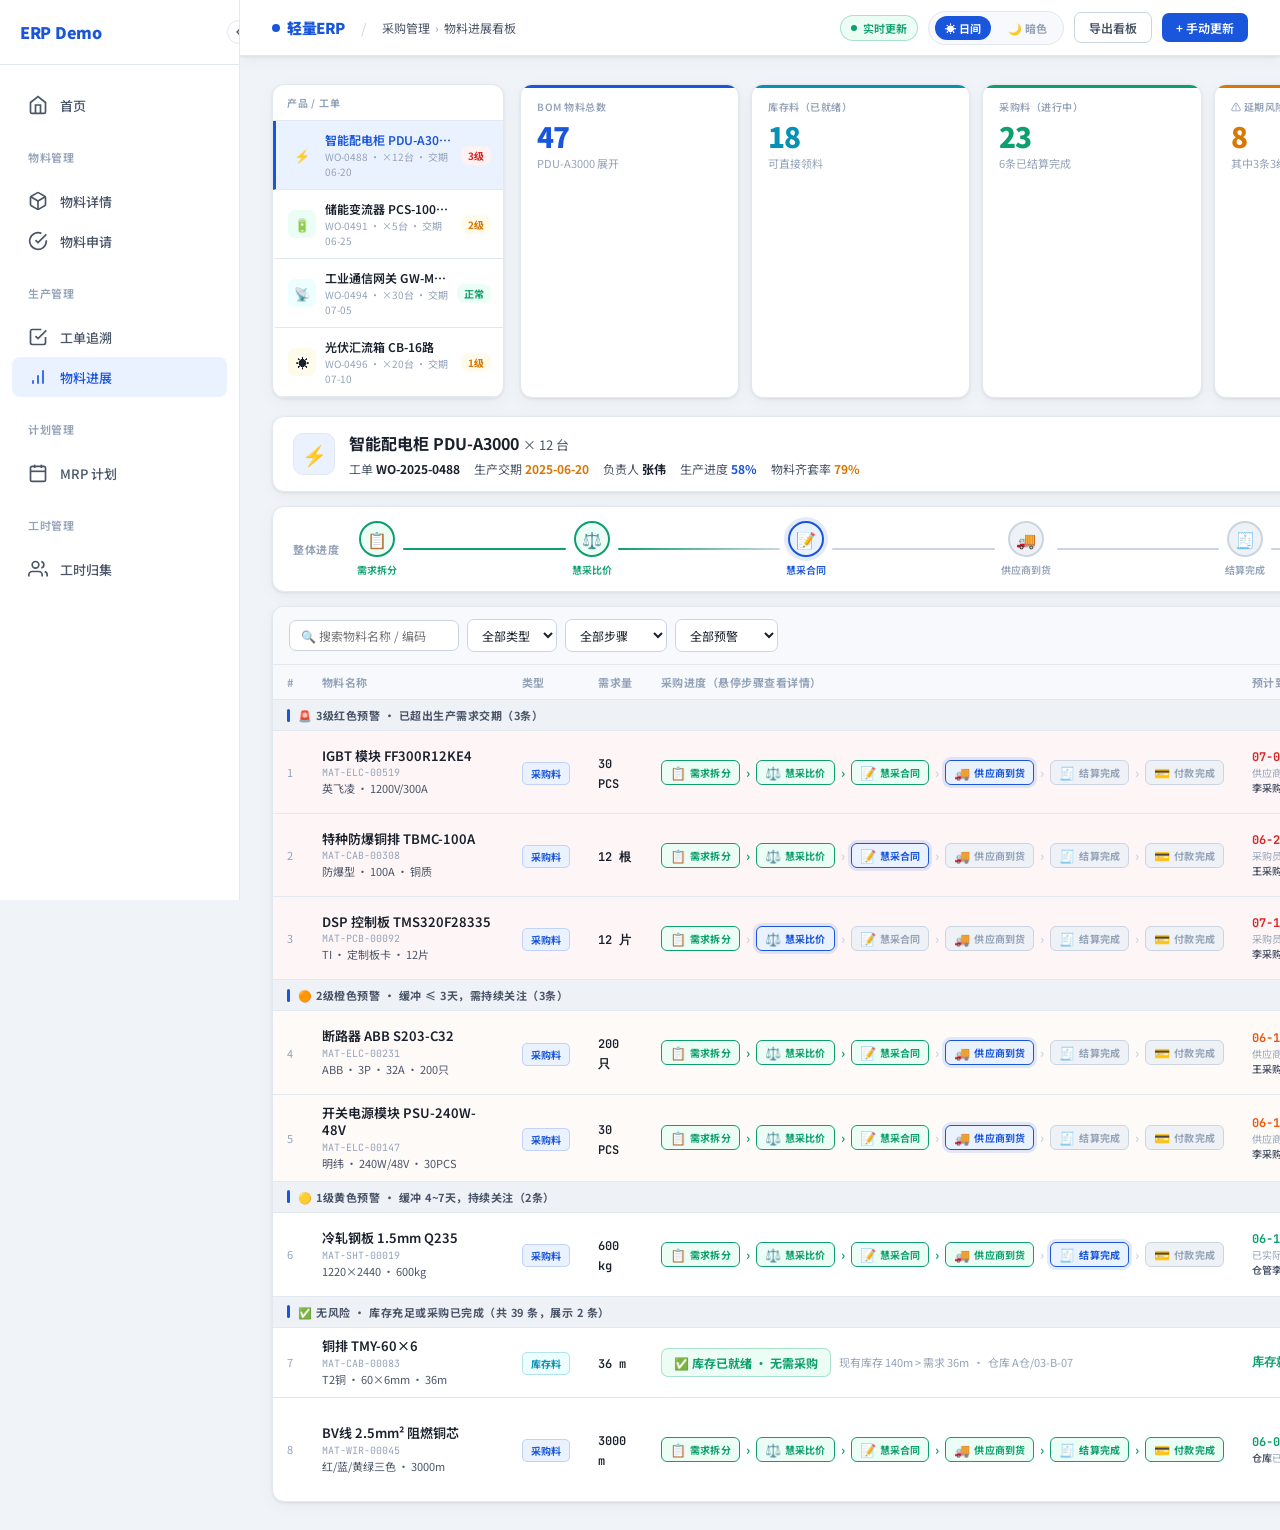
<file: 05_material_progress_v2.html>
<!DOCTYPE html>
<html lang="zh-CN" data-theme="light">
<head>
<meta charset="UTF-8">
<meta name="viewport" content="width=device-width, initial-scale=1.0">
<title>物料进展看板 · BOM 追踪</title>
<link href="https://fonts.googleapis.com/css2?family=Noto+Sans+SC:wght@300;400;500;600;700;900&family=JetBrains+Mono:wght@400;500;600&display=swap" rel="stylesheet">
<style>
/* ===== THEME VARIABLES ===== */
[data-theme="light"] {
  --bg:        #F0F4F8;
  --bg2:       #FFFFFF;
  --surface:   #FFFFFF;
  --surface2:  #F7F9FC;
  --surface3:  #EEF2F7;
  --border:    #E2E8F0;
  --border2:   #CBD5E1;
  --text:      #1A202C;
  --text2:     #4A5568;
  --text3:     #94A3B8;
  --topbar-bg: #FFFFFF;
  --shadow:    0 1px 3px rgba(0,0,0,0.08), 0 4px 16px rgba(0,0,0,0.04);

  --blue:        #1A56DB;
  --blue-light:  #EBF2FF;
  --blue-mid:    #3B82F6;
  --blue-glow:   rgba(26,86,219,0.12);
  --green:       #0D9F6E;
  --green-light: #ECFDF5;
  --yellow:      #D97706;
  --yellow-light:#FFFBEB;
  --orange:      #EA580C;
  --orange-light:#FFF4EE;
  --red:         #DC2626;
  --red-light:   #FEF2F2;
  --teal:        #0891B2;
  --teal-light:  #ECFEFF;
  --purple:      #7C3AED;
  --purple-light:#F5F3FF;
}
[data-theme="dark"] {
  --bg:        #0F1117;
  --bg2:       #161820;
  --surface:   #1E2028;
  --surface2:  #252830;
  --surface3:  #2C2F3A;
  --border:    #2E3140;
  --border2:   #383C4E;
  --text:      #E8EAF0;
  --text2:     #9CA3B8;
  --text3:     #555A70;
  --topbar-bg: #161820;
  --shadow:    0 1px 3px rgba(0,0,0,0.4);

  --blue:        #4B8EF5;
  --blue-light:  #1E3A6E;
  --blue-mid:    #3B82F6;
  --blue-glow:   rgba(75,142,245,0.15);
  --green:       #22C55E;
  --green-light: #14532D;
  --yellow:      #F59E0B;
  --yellow-light:#451A03;
  --orange:      #F97316;
  --orange-light:#431407;
  --red:         #EF4444;
  --red-light:   #450A0A;
  --teal:        #14B8A6;
  --teal-light:  #042F2E;
  --purple:      #A855F7;
  --purple-light:#3B0764;
}

* { box-sizing: border-box; margin: 0; padding: 0; }
body { font-family: var(--sans); background: var(--bg); color: var(--text); min-height: 100vh; font-size: 14px; transition: background 0.25s, color 0.25s; }
:root { --mono: 'JetBrains Mono', monospace; --sans: 'Noto Sans SC', sans-serif; }

/* ===== TOPBAR ===== */
.topbar {
  background: var(--topbar-bg);
  border-bottom: 1px solid var(--border);
  padding: 0 28px;
  height: 54px;
  display: flex;
  align-items: center;
  gap: 14px;
  position: sticky;
  top: 0;
  z-index: 200;
  box-shadow: var(--shadow);
  transition: background 0.25s, border-color 0.25s;
}
.brand { font-weight: 900; font-size: 15px; color: var(--blue); letter-spacing: -0.5px; display: flex; align-items: center; gap: 7px; }
.brand-dot { width: 8px; height: 8px; border-radius: 50%; background: var(--blue); }
[data-theme="dark"] .brand-dot { box-shadow: 0 0 8px var(--blue); }
.sep { color: var(--border2); }
.breadcrumb { font-size: 12px; color: var(--text2); display: flex; align-items: center; gap: 5px; }
.breadcrumb span { color: var(--text3); }
.topbar-right { margin-left: auto; display: flex; align-items: center; gap: 10px; }

/* Theme Toggle */
.theme-toggle {
  display: flex;
  align-items: center;
  gap: 7px;
  background: var(--surface2);
  border: 1px solid var(--border);
  border-radius: 20px;
  padding: 4px 6px;
  cursor: pointer;
  transition: all 0.2s;
  user-select: none;
}
.theme-toggle:hover { border-color: var(--blue); }
.tt-option {
  padding: 4px 10px;
  border-radius: 14px;
  font-size: 11px;
  font-weight: 700;
  transition: all 0.2s;
  color: var(--text3);
  display: flex; align-items: center; gap: 4px;
}
.tt-option.active { background: var(--blue); color: #fff; }

.btn { padding: 6px 14px; border-radius: 7px; font-size: 12px; font-family: var(--sans); cursor: pointer; border: none; font-weight: 600; transition: all 0.15s; display: inline-flex; align-items: center; gap: 5px; }
.btn-ghost { background: transparent; border: 1px solid var(--border2); color: var(--text2); }
.btn-ghost:hover { background: var(--surface2); color: var(--text); }
.btn-blue { background: var(--blue); color: #fff; }
.btn-blue:hover { opacity: 0.88; }
.live-badge { display: flex; align-items: center; gap: 6px; font-size: 11px; color: var(--green); font-weight: 600; background: var(--green-light); padding: 4px 10px; border-radius: 20px; border: 1px solid rgba(13,159,110,0.3); }
.live-dot { width: 6px; height: 6px; border-radius: 50%; background: var(--green); animation: pulse 2s infinite; }
@keyframes pulse { 0%,100%{opacity:1;} 50%{opacity:0.4;} }

/* ===== SIDEBAR ===== */
.sidebar {
  width: 240px;
  background: var(--bg2);
  border-right: 1px solid var(--border);
  height: 100vh;
  position: fixed;
  top: 0;
  left: 0;
  z-index: 101;
  padding: 20px 0;
  overflow-y: auto;
  transition: width 0.3s ease;
}
.sidebar.collapsed {
  width: 64px;
}
.sidebar-toggle {
  position: absolute;
  top: 20px;
  right: -12px;
  width: 24px;
  height: 24px;
  border-radius: 50%;
  background: var(--bg2);
  border: 1px solid var(--border);
  display: flex;
  align-items: center;
  justify-content: center;
  cursor: pointer;
  z-index: 102;
  transition: all 0.3s ease;
}
.sidebar-toggle:hover {
  background: var(--surface2);
}
.toggle-icon {
  width: 16px;
  height: 16px;
  color: var(--text2);
  transition: transform 0.3s ease;
}
.sidebar.collapsed .toggle-icon {
  transform: rotate(180deg);
}
.sidebar.collapsed .sidebar-brand h1 {
  opacity: 0;
  pointer-events: none;
  width: 0;
}
.sidebar.collapsed .nav-link span {
  opacity: 0;
  pointer-events: none;
  width: 0;
}
.sidebar.collapsed .nav-section {
  opacity: 0;
  pointer-events: none;
  width: 0;
}
.sidebar.collapsed .nav-link {
  justify-content: center;
  padding: 10px 8px;
}
.sidebar.collapsed .nav-icon {
  margin-right: 0;
}
.sidebar-brand {
  padding: 0 20px 20px;
  border-bottom: 1px solid var(--border);
  margin-bottom: 20px;
}
.sidebar-brand h1 {
  font-weight: 900;
  font-size: 16px;
  color: var(--blue);
  letter-spacing: -0.3px;
}
.nav-menu {
  padding: 0 12px;
}
.nav-item {
  margin-bottom: 4px;
}
.nav-link {
  display: flex;
  align-items: center;
  gap: 12px;
  padding: 10px 16px;
  border-radius: 8px;
  color: var(--text2);
  text-decoration: none;
  font-size: 13px;
  font-weight: 500;
  transition: all 0.15s;
}
.nav-link:hover {
  background: var(--surface2);
  color: var(--blue);
}
.nav-link.active {
  background: var(--blue-light);
  color: var(--blue);
}
.nav-icon {
  width: 20px;
  height: 20px;
  flex-shrink: 0;
}
.nav-section {
  font-size: 11px;
  font-weight: 600;
  color: var(--text3);
  padding: 0 16px 8px;
  margin-top: 24px;
  margin-bottom: 8px;
  letter-spacing: 0.5px;
}

/* ===== MAIN CONTENT ===== */
.main-content {
  margin-left: 240px;
  width: calc(100% - 240px);
  min-height: 100vh;
  display: flex;
  flex-direction: column;
  transition: margin-left 0.3s ease, width 0.3s ease;
}
.sidebar.collapsed + .main-content {
  margin-left: 64px;
  width: calc(100% - 64px);
}

/* ===== TOPBAR ===== */
.topbar {
  background: var(--bg2);
  border-bottom: 1px solid var(--border);
  padding: 0 32px;
  height: 56px;
  display: flex;
  align-items: center;
  gap: 16px;
  position: sticky;
  top: 0;
  z-index: 100;
}

/* ===== PAGE ===== */
.page { padding: 28px 32px; margin: 0 auto; flex: 1; }

/* ===== SUMMARY STRIP ===== */
.summary-strip { display: grid; grid-template-columns: 232px 1fr; gap: 16px; margin-bottom: 18px; }
.product-selector { background: var(--surface); border: 1px solid var(--border); border-radius: 12px; overflow: hidden; box-shadow: var(--shadow); }
.ps-header { padding: 10px 14px; border-bottom: 1px solid var(--border); font-size: 10px; font-weight: 700; color: var(--text3); letter-spacing: 0.8px; }
.ps-item { display: flex; align-items: center; gap: 9px; padding: 10px 12px; border-bottom: 1px solid var(--border); cursor: pointer; transition: background 0.15s; position: relative; border-left: 3px solid transparent; }
.ps-item:hover { background: var(--surface2); }
.ps-item.active { background: var(--blue-light); border-left-color: var(--blue); }
.ps-item.active .ps-name { color: var(--blue); }
.ps-icon { width: 28px; height: 28px; border-radius: 7px; display: flex; align-items: center; justify-content: center; font-size: 13px; flex-shrink: 0; }
.ps-info { flex: 1; min-width: 0; }
.ps-name { font-size: 12px; font-weight: 600; color: var(--text); white-space: nowrap; overflow: hidden; text-overflow: ellipsis; }
.ps-sub { font-size: 10px; color: var(--text3); margin-top: 1px; }
.ps-alert { font-size: 10px; font-weight: 700; padding: 2px 7px; border-radius: 8px; flex-shrink: 0; }
.alert-red { background: var(--red-light); color: var(--red); }
.alert-yellow { background: var(--yellow-light); color: var(--yellow); }
.alert-green { background: var(--green-light); color: var(--green); }

/* Stat cards */
.stat-cards { display: grid; grid-template-columns: repeat(5,1fr); gap: 12px; }
.stat-card { background: var(--surface); border: 1px solid var(--border); border-radius: 12px; padding: 14px 16px; position: relative; overflow: hidden; box-shadow: var(--shadow); }
.stat-card::before { content:''; position:absolute; top:0; left:0; right:0; height:3px; border-radius:12px 12px 0 0; }
.sc-blue::before   { background: var(--blue); }
.sc-green::before  { background: var(--green); }
.sc-yellow::before { background: var(--yellow); }
.sc-red::before    { background: var(--red); }
.sc-teal::before   { background: var(--teal); }
[data-theme="dark"] .sc-blue::before   { box-shadow: 0 0 10px var(--blue); }
[data-theme="dark"] .sc-green::before  { box-shadow: 0 0 10px var(--green); }
[data-theme="dark"] .sc-yellow::before { box-shadow: 0 0 10px var(--yellow); }
[data-theme="dark"] .sc-red::before    { box-shadow: 0 0 10px var(--red); }
.sc-label { font-size: 10px; color: var(--text3); font-weight: 600; letter-spacing: 0.5px; margin-bottom: 8px; }
.sc-val { font-size: 28px; font-weight: 900; letter-spacing: -1px; line-height: 1; }
.sc-val.blue   { color: var(--blue); }
.sc-val.green  { color: var(--green); }
.sc-val.yellow { color: var(--yellow); }
.sc-val.red    { color: var(--red); }
.sc-val.teal   { color: var(--teal); }
.sc-sub { font-size: 11px; color: var(--text3); margin-top: 5px; }

/* ===== PRODUCT HEADER ===== */
.product-header { background: var(--surface); border: 1px solid var(--border); border-radius: 12px; padding: 14px 20px; margin-bottom: 14px; display: flex; align-items: center; gap: 14px; box-shadow: var(--shadow); }
.ph-icon { width: 42px; height: 42px; border-radius: 10px; background: var(--blue-light); display: flex; align-items: center; justify-content: center; font-size: 20px; flex-shrink: 0; border: 1px solid var(--border); }
.ph-name { font-size: 16px; font-weight: 700; margin-bottom: 5px; }
.ph-meta { display: flex; gap: 14px; flex-wrap: wrap; }
.ph-meta-item { font-size: 12px; color: var(--text2); }
.ph-meta-item strong { color: var(--text); }

/* ===== PIPELINE BAR ===== */
.pipeline-bar { background: var(--surface); border: 1px solid var(--border); border-radius: 12px; padding: 14px 20px; margin-bottom: 14px; display: flex; align-items: center; gap: 6px; overflow-x: auto; box-shadow: var(--shadow); }
.pipe-step { display: flex; flex-direction: column; align-items: center; gap: 5px; flex-shrink: 0; }
.pipe-icon-wrap { width: 36px; height: 36px; border-radius: 50%; display: flex; align-items: center; justify-content: center; font-size: 16px; border: 2px solid; transition: all 0.2s; }
.pipe-done  .pipe-icon-wrap { background: var(--green-light);  border-color: var(--green); }
.pipe-active .pipe-icon-wrap { background: var(--blue-light);  border-color: var(--blue); box-shadow: 0 0 0 4px var(--blue-glow); }
.pipe-pending .pipe-icon-wrap { background: var(--surface3); border-color: var(--border2); }
.pipe-label { font-size: 10px; font-weight: 600; white-space: nowrap; }
.pipe-done  .pipe-label { color: var(--green); }
.pipe-active .pipe-label { color: var(--blue); }
.pipe-pending .pipe-label { color: var(--text3); }
.pipe-conn { flex: 1; height: 2px; min-width: 24px; border-radius: 1px; }
.conn-done { background: var(--green); }
.conn-half { background: linear-gradient(90deg, var(--green), var(--border2)); }
.conn-none { background: var(--border2); }
.pipe-pct { margin-left: auto; text-align: right; flex-shrink: 0; padding-left: 16px; border-left: 1px solid var(--border); display: flex; gap: 20px; }
.pct-item { text-align: center; }
.pct-val { font-family: var(--mono); font-size: 20px; font-weight: 700; }
.pct-label { font-size: 10px; color: var(--text3); margin-top: 2px; }

/* ===== TABLE WRAP ===== */
.table-wrap { background: var(--surface); border: 1px solid var(--border); border-radius: 12px; overflow: hidden; box-shadow: var(--shadow); }
.table-toolbar { padding: 12px 16px; border-bottom: 1px solid var(--border); display: flex; align-items: center; gap: 8px; flex-wrap: wrap; background: var(--surface2); }
.filter-input { padding: 6px 11px; border-radius: 7px; border: 1px solid var(--border2); font-size: 12px; font-family: var(--sans); background: var(--surface); outline: none; color: var(--text); width: 170px; transition: border-color 0.15s; }
.filter-input:focus { border-color: var(--blue); box-shadow: 0 0 0 3px var(--blue-light); }
.filter-select { padding: 6px 10px; border-radius: 7px; border: 1px solid var(--border2); font-size: 12px; font-family: var(--sans); background: var(--surface); color: var(--text); outline: none; cursor: pointer; }

table { width: 100%; border-collapse: collapse; }
thead tr { background: var(--surface2); }
th { padding: 9px 14px; font-size: 11px; font-weight: 700; color: var(--text3); text-align: left; border-bottom: 1px solid var(--border); letter-spacing: 0.5px; white-space: nowrap; }
td { padding: 0; border-bottom: 1px solid var(--border); vertical-align: middle; transition: background 0.1s; }
tr:last-child td { border-bottom: none; }
.td-p { padding: 10px 14px; }
tr:hover td { background: var(--surface2); }

/* Group rows */
.group-row td { background: var(--surface3) !important; }
.group-label { display: flex; align-items: center; gap: 8px; font-size: 11px; font-weight: 700; color: var(--text2); letter-spacing: 0.5px; padding: 7px 14px; }
.group-label::before { content:''; display:inline-block; width:3px; height:13px; background: var(--blue); border-radius:2px; flex-shrink:0; }

/* Danger / warn rows */
.row-danger td { background: color-mix(in srgb, var(--red) 4%, var(--surface)) !important; }
.row-danger:hover td { background: color-mix(in srgb, var(--red) 8%, var(--surface)) !important; }
.row-warn td { background: color-mix(in srgb, var(--orange) 3%, var(--surface)) !important; }
.row-warn:hover td { background: color-mix(in srgb, var(--orange) 6%, var(--surface)) !important; }

/* Mat name */
.mat-name { font-size: 13px; font-weight: 600; color: var(--text); line-height: 1.3; }
.mat-code { font-family: var(--mono); font-size: 10px; color: var(--text3); margin-top: 2px; }
.mat-spec { font-size: 11px; color: var(--text2); margin-top: 1px; }

/* Type badge */
.type-badge { padding: 3px 8px; border-radius: 5px; font-size: 10px; font-weight: 700; letter-spacing: 0.3px; white-space: nowrap; }
.type-stock    { background: var(--teal-light);   color: var(--teal);   border: 1px solid rgba(8,145,178,0.25); }
.type-purchase { background: var(--blue-light);   color: var(--blue);   border: 1px solid rgba(26,86,219,0.2); }

/* ===== STEP CAPSULE TRACK ===== */
/* Each step is a pill: icon + short text, colored by state */
.step-track { display: flex; align-items: center; gap: 0; }
.step-cap {
  display: flex;
  align-items: center;
  gap: 4px;
  padding: 4px 8px;
  border-radius: 6px;
  border: 1.5px solid;
  font-size: 11px;
  font-weight: 600;
  white-space: nowrap;
  cursor: default;
  position: relative;
  transition: transform 0.12s;
  flex-shrink: 0;
}
.step-cap:hover { transform: translateY(-1px); z-index: 5; }
.step-cap:hover .step-tip { display: block; }
.step-tip {
  display: none;
  position: absolute;
  bottom: calc(100% + 6px);
  left: 50%;
  transform: translateX(-50%);
  background: var(--surface3);
  border: 1px solid var(--border2);
  border-radius: 7px;
  padding: 7px 11px;
  min-width: 160px;
  font-size: 11px;
  color: var(--text2);
  z-index: 100;
  box-shadow: 0 4px 16px rgba(0,0,0,0.15);
  line-height: 1.6;
  font-weight: 400;
  pointer-events: none;
}
.step-tip strong { color: var(--text); font-weight: 700; display: block; margin-bottom: 3px; }

/* State colors */
.cap-done {
  background: var(--green-light);
  border-color: var(--green);
  color: var(--green);
}
.cap-active {
  background: var(--blue-light);
  border-color: var(--blue);
  color: var(--blue);
  box-shadow: 0 0 0 3px var(--blue-glow);
}
[data-theme="dark"] .cap-active { animation: activePulse 2.5s infinite; }
@keyframes activePulse { 0%,100%{box-shadow:0 0 0 2px var(--blue-glow);} 50%{box-shadow:0 0 0 4px var(--blue-glow);} }
.cap-pending {
  background: var(--surface3);
  border-color: var(--border2);
  color: var(--text3);
}
.cap-skip {
  background: var(--surface);
  border-color: var(--border);
  color: var(--text3);
  border-style: dashed;
}

/* Connector arrow between steps */
.step-arrow {
  width: 16px;
  flex-shrink: 0;
  display: flex;
  align-items: center;
  justify-content: center;
  font-size: 13px;
  font-weight: 700;
}
.arrow-done { color: var(--green); }
.arrow-half { color: var(--border2); }
.arrow-none { color: var(--border2); }

/* Cap icon */
.cap-icon { font-size: 13px; line-height: 1; flex-shrink: 0; }
.cap-text { font-size: 10px; font-weight: 700; letter-spacing: 0.2px; }

/* ===== DATE CELL ===== */
.date-cell { display: flex; flex-direction: column; gap: 1px; }
.date-val { font-family: var(--mono); font-size: 12px; font-weight: 700; }
.date-by { font-size: 10px; color: var(--text3); line-height: 1.4; }
.date-by b { color: var(--text2); font-weight: 600; }

/* ===== WARNING BADGE ===== */
.warn-lv { display: inline-flex; align-items: center; gap: 5px; padding: 4px 10px; border-radius: 6px; font-size: 11px; font-weight: 700; white-space: nowrap; }
.lv0 { background: var(--green-light);  color: var(--green);  border: 1px solid rgba(13,159,110,0.25); }
.lv1 { background: var(--yellow-light); color: var(--yellow); border: 1px solid rgba(217,119,6,0.25); }
.lv2 { background: var(--orange-light); color: var(--orange); border: 1px solid rgba(234,88,12,0.25); }
.lv3 { background: var(--red-light);    color: var(--red);    border: 1px solid rgba(220,38,38,0.3); }
[data-theme="dark"] .lv3 { animation: warnPulse 2s infinite; }
@keyframes warnPulse { 0%,100%{box-shadow:0 0 0 0 rgba(239,68,68,0);} 50%{box-shadow:0 0 0 3px rgba(239,68,68,0.2);} }

.diff-over  { color: var(--red);    font-family: var(--mono); font-size: 12px; font-weight: 700; }
.diff-tight { color: var(--yellow); font-family: var(--mono); font-size: 12px; font-weight: 700; }
.diff-ok    { color: var(--green);  font-family: var(--mono); font-size: 12px; font-weight: 600; }

/* ===== DETAIL DRAWER ===== */
.drawer { display: none; }
.drawer.open { display: table-row; animation: drawerIn 0.2s ease; }
@keyframes drawerIn { from{opacity:0;transform:translateY(-4px)} to{opacity:1;transform:translateY(0)} }
.drawer-inner { padding: 16px 20px 18px; background: var(--bg); border-bottom: 1px solid var(--border); }
.drawer-title { font-size: 12px; font-weight: 700; color: var(--text2); margin-bottom: 12px; letter-spacing: 0.5px; display: flex; align-items: center; gap: 6px; }
.drawer-grid { display: grid; grid-template-columns: repeat(4,1fr); gap: 10px; }
.drawer-item { background: var(--surface); border-radius: 9px; padding: 10px 14px; border: 1px solid var(--border); }
.di-label { font-size: 10px; color: var(--text3); margin-bottom: 4px; font-weight: 600; letter-spacing: 0.4px; }
.di-val { font-size: 13px; font-weight: 600; color: var(--text); line-height: 1.4; }
.di-sub { font-size: 11px; color: var(--text3); margin-top: 3px; }

/* qty */
.qty-cell { font-family: var(--mono); font-size: 12px; font-weight: 600; color: var(--text); }

@keyframes fadeIn { from{opacity:0;transform:translateY(5px)} to{opacity:1;transform:translateY(0)} }
.page > * { animation: fadeIn 0.3s ease both; }
</style>
</head>
<body>
  <aside class="sidebar">
    <div class="sidebar-brand">
      <h1>ERP Demo</h1>
      <button class="sidebar-toggle" onclick="toggleSidebar()">
        <svg viewBox="0 0 24 24" fill="none" stroke="currentColor" stroke-width="2" class="toggle-icon">
          <polyline points="15 18 9 12 15 6"></polyline>
        </svg>
      </button>
    </div>
    <nav class="nav-menu">
      <a href="index.html" class="nav-link">
        <svg class="nav-icon" viewBox="0 0 24 24" fill="none" stroke="currentColor" stroke-width="2">
          <path d="M3 9l9-7 9 7v11a2 2 0 01-2 2H5a2 2 0 01-2-2z"/>
          <polyline points="9 22 9 12 15 12 15 22"/>
        </svg>
        <span>首页</span>
      </a>
      <div class="nav-section">物料管理</div>
      <a href="01_material_detail.html" class="nav-link">
        <svg class="nav-icon" viewBox="0 0 24 24" fill="none" stroke="currentColor" stroke-width="2">
          <path d="M21 16V8a2 2 0 00-1-1.73l-7-4a2 2 0 00-2 0l-7 4A2 2 0 003 8v8a2 2 0 001 1.73l7 4a2 2 0 002 0l7-4A2 2 0 0021 16z"/>
          <polyline points="3.27 6.96 12 12.01 20.73 6.96"/>
          <line x1="12" y1="22.08" x2="12" y2="12"/>
        </svg>
        <span>物料详情</span>
      </a>
      <a href="06_material_apply.html" class="nav-link">
        <svg class="nav-icon" viewBox="0 0 24 24" fill="none" stroke="currentColor" stroke-width="2">
          <path d="M22 11.08V12a10 10 0 11-5.93-9.14"/>
          <polyline points="22 4 12 14.01 9 11.01"/>
        </svg>
        <span>物料申请</span>
      </a>
      <div class="nav-section">生产管理</div>
      <a href="02_work_order_trace.html" class="nav-link">
        <svg class="nav-icon" viewBox="0 0 24 24" fill="none" stroke="currentColor" stroke-width="2">
          <path d="M9 11l3 3L22 4"/>
          <path d="M21 12v7a2 2 0 01-2 2H5a2 2 0 01-2-2V5a2 2 0 012-2h11"/>
        </svg>
        <span>工单追溯</span>
      </a>
      <a href="05_material_progress_v2.html" class="nav-link active">
        <svg class="nav-icon" viewBox="0 0 24 24" fill="none" stroke="currentColor" stroke-width="2">
          <path d="M12 20V10"/>
          <path d="M18 20V4"/>
          <path d="M6 20v-4"/>
        </svg>
        <span>物料进展</span>
      </a>
      <div class="nav-section">计划管理</div>
      <a href="03_mrp_plan.html" class="nav-link">
        <svg class="nav-icon" viewBox="0 0 24 24" fill="none" stroke="currentColor" stroke-width="2">
          <rect x="3" y="4" width="18" height="18" rx="2" ry="2"/>
          <line x1="16" y1="2" x2="16" y2="6"/>
          <line x1="8" y1="2" x2="8" y2="6"/>
          <line x1="3" y1="10" x2="21" y2="10"/>
        </svg>
        <span>MRP 计划</span>
      </a>
      <div class="nav-section">工时管理</div>
      <a href="04_worker_timesheet_full.html" class="nav-link">
        <svg class="nav-icon" viewBox="0 0 24 24" fill="none" stroke="currentColor" stroke-width="2">
          <path d="M17 21v-2a4 4 0 00-4-4H5a4 4 0 00-4 4v2"/>
          <circle cx="9" cy="7" r="4"/>
          <path d="M23 21v-2a4 4 0 00-3-3.87"/>
          <path d="M16 3.13a4 4 0 010 7.75"/>
        </svg>
        <span>工时归集</span>
      </a>
    </nav>
  </aside>

  <div class="main-content">
    <!-- ===== TOPBAR ===== -->
    <div class="topbar">
      <div class="brand"><div class="brand-dot"></div>轻量ERP</div>
      <div class="sep">/</div>
      <div class="breadcrumb">采购管理 <span>›</span> 物料进展看板</div>
      <div class="topbar-right">
        <div class="live-badge"><div class="live-dot"></div>实时更新</div>
        <!-- Theme Toggle -->
        <div class="theme-toggle" onclick="toggleTheme()">
          <div class="tt-option active" id="tt-light">☀️ 日间</div>
          <div class="tt-option" id="tt-dark">🌙 暗色</div>
        </div>
        <button class="btn btn-ghost">导出看板</button>
        <button class="btn btn-blue">+ 手动更新</button>
      </div>
    </div>

    <div class="page">

  <!-- SUMMARY STRIP -->
  <div class="summary-strip">
    <div class="product-selector">
      <div class="ps-header">产品 / 工单</div>
      <div class="ps-item active" onclick="selectProd(this)">
        <div class="ps-icon" style="background:var(--blue-light)">⚡</div>
        <div class="ps-info"><div class="ps-name">智能配电柜 PDU-A3000</div><div class="ps-sub">WO-0488 · ×12台 · 交期 06-20</div></div>
        <div class="ps-alert alert-red">3级</div>
      </div>
      <div class="ps-item" onclick="selectProd(this)">
        <div class="ps-icon" style="background:var(--green-light)">🔋</div>
        <div class="ps-info"><div class="ps-name">储能变流器 PCS-100KW</div><div class="ps-sub">WO-0491 · ×5台 · 交期 06-25</div></div>
        <div class="ps-alert alert-yellow">2级</div>
      </div>
      <div class="ps-item" onclick="selectProd(this)">
        <div class="ps-icon" style="background:var(--teal-light)">📡</div>
        <div class="ps-info"><div class="ps-name">工业通信网关 GW-M200</div><div class="ps-sub">WO-0494 · ×30台 · 交期 07-05</div></div>
        <div class="ps-alert alert-green">正常</div>
      </div>
      <div class="ps-item" onclick="selectProd(this)">
        <div class="ps-icon" style="background:var(--yellow-light)">☀️</div>
        <div class="ps-info"><div class="ps-name">光伏汇流箱 CB-16路</div><div class="ps-sub">WO-0496 · ×20台 · 交期 07-10</div></div>
        <div class="ps-alert alert-yellow">1级</div>
      </div>
    </div>

    <div class="stat-cards">
      <div class="stat-card sc-blue">
        <div class="sc-label">BOM 物料总数</div>
        <div class="sc-val blue">47</div>
        <div class="sc-sub">PDU-A3000 展开</div>
      </div>
      <div class="stat-card sc-teal">
        <div class="sc-label">库存料（已就绪）</div>
        <div class="sc-val teal">18</div>
        <div class="sc-sub">可直接领料</div>
      </div>
      <div class="stat-card sc-green">
        <div class="sc-label">采购料（进行中）</div>
        <div class="sc-val green">23</div>
        <div class="sc-sub">6条已结算完成</div>
      </div>
      <div class="stat-card sc-yellow">
        <div class="sc-label">⚠ 延期风险物料</div>
        <div class="sc-val yellow">8</div>
        <div class="sc-sub">其中3条3级红色</div>
      </div>
      <div class="stat-card sc-red">
        <div class="sc-label">🚨 3级红色预警</div>
        <div class="sc-val red">3</div>
        <div class="sc-sub">已超出生产交期</div>
      </div>
    </div>
  </div>

  <!-- PRODUCT HEADER -->
  <div class="product-header">
    <div class="ph-icon">⚡</div>
    <div style="flex:1;">
      <div class="ph-name">智能配电柜 PDU-A3000 <span style="font-size:13px;font-weight:400;color:var(--text2)">× 12 台</span></div>
      <div class="ph-meta">
        <div class="ph-meta-item">工单 <strong>WO-2025-0488</strong></div>
        <div class="ph-meta-item">生产交期 <strong style="color:var(--yellow)">2025-06-20</strong></div>
        <div class="ph-meta-item">负责人 <strong>张伟</strong></div>
        <div class="ph-meta-item">生产进度 <strong style="color:var(--blue)">58%</strong></div>
        <div class="ph-meta-item">物料齐套率 <strong style="color:var(--yellow)">79%</strong></div>
      </div>
    </div>
    <div class="warn-lv lv3">🚨 3级预警 · 3条物料超期</div>
  </div>

  <!-- PIPELINE BAR -->
  <div class="pipeline-bar">
    <div style="font-size:11px;font-weight:700;color:var(--text3);letter-spacing:0.5px;margin-right:12px;white-space:nowrap;">整体进度</div>
    <div class="pipe-step pipe-done">
      <div class="pipe-icon-wrap">📋</div>
      <div class="pipe-label">需求拆分</div>
    </div>
    <div class="pipe-conn conn-done"></div>
    <div class="pipe-step pipe-done">
      <div class="pipe-icon-wrap">⚖️</div>
      <div class="pipe-label">慧采比价</div>
    </div>
    <div class="pipe-conn conn-half"></div>
    <div class="pipe-step pipe-active">
      <div class="pipe-icon-wrap">📝</div>
      <div class="pipe-label">慧采合同</div>
    </div>
    <div class="pipe-conn conn-none"></div>
    <div class="pipe-step pipe-pending">
      <div class="pipe-icon-wrap">🚚</div>
      <div class="pipe-label">供应商到货</div>
    </div>
    <div class="pipe-conn conn-none"></div>
    <div class="pipe-step pipe-pending">
      <div class="pipe-icon-wrap">🧾</div>
      <div class="pipe-label">结算完成</div>
    </div>
    <div class="pipe-conn conn-none"></div>
    <div class="pipe-step pipe-pending">
      <div class="pipe-icon-wrap">💳</div>
      <div class="pipe-label">付款完成</div>
    </div>
    <div class="pipe-pct">
      <div class="pct-item"><div class="pct-val" style="color:var(--blue)">47%</div><div class="pct-label">整体进度</div></div>
      <div class="pct-item"><div class="pct-val" style="color:var(--green)">31</div><div class="pct-label">已到货</div></div>
      <div class="pct-item"><div class="pct-val" style="color:var(--yellow)">16</div><div class="pct-label">待到货</div></div>
    </div>
  </div>

  <!-- MAIN TABLE -->
  <div class="table-wrap">
    <div class="table-toolbar">
      <input class="filter-input" placeholder="🔍 搜索物料名称 / 编码">
      <select class="filter-select"><option>全部类型</option><option>库存料</option><option>采购料</option></select>
      <select class="filter-select"><option>全部步骤</option><option>需求拆分</option><option>慧采比价</option><option>慧采合同</option><option>供应商到货</option><option>结算完成</option><option>付款完成</option></select>
      <select class="filter-select"><option>全部预警</option><option>🚨 3级红色</option><option>🟠 2级橙色</option><option>🟡 1级黄色</option><option>✅ 无风险</option></select>
      <div style="margin-left:auto;font-size:11px;color:var(--text3);display:flex;align-items:center;gap:12px;">
        <span style="display:inline-flex;align-items:center;gap:4px;"><span style="display:inline-block;width:10px;height:10px;border-radius:3px;background:var(--green);"></span>已完成</span>
        <span style="display:inline-flex;align-items:center;gap:4px;"><span style="display:inline-block;width:10px;height:10px;border-radius:3px;background:var(--blue);"></span>进行中</span>
        <span style="display:inline-flex;align-items:center;gap:4px;"><span style="display:inline-block;width:10px;height:10px;border-radius:3px;background:var(--border2);"></span>未开始</span>
        <span style="color:var(--text3);">· 悬停步骤可见详情</span>
      </div>
    </div>

    <table>
      <thead>
        <tr>
          <th style="width:32px;">#</th>
          <th style="min-width:200px;">物料名称</th>
          <th style="width:70px;">类型</th>
          <th style="width:80px;">需求量</th>
          <th style="min-width:560px;">采购进度（悬停步骤查看详情）</th>
          <th style="min-width:120px;">预计到货</th>
          <th style="min-width:95px;">生产交期</th>
          <th style="width:88px;">差值</th>
          <th style="width:108px;">预警等级</th>
          <th style="width:56px;"></th>
        </tr>
      </thead>
      <tbody>

        <!-- ===== 3级红色 ===== -->
        <tr class="group-row"><td colspan="10"><div class="group-label">🚨 3级红色预警 · 已超出生产需求交期（3条）</div></td></tr>

        <!-- R1 -->
        <tr class="row-danger">
          <td><div class="td-p" style="color:var(--text3);font-size:11px;">1</div></td>
          <td><div class="td-p"><div class="mat-name">IGBT 模块 FF300R12KE4</div><div class="mat-code">MAT-ELC-00519</div><div class="mat-spec">英飞凌 · 1200V/300A</div></div></td>
          <td><div class="td-p"><span class="type-badge type-purchase">采购料</span></div></td>
          <td><div class="td-p"><span class="qty-cell">30 PCS</span></div></td>
          <td><div class="td-p">
            <div class="step-track">
              <div class="step-cap cap-done">
                <span class="cap-icon">📋</span><span class="cap-text">需求拆分</span>
                <div class="step-tip"><strong>✅ 需求拆分 · 完成</strong>完成时间：2025-05-25<br>MRP 自动生成需求</div>
              </div>
              <div class="step-arrow arrow-done">›</div>
              <div class="step-cap cap-done">
                <span class="cap-icon">⚖️</span><span class="cap-text">慧采比价</span>
                <div class="step-tip"><strong>✅ 慧采比价 · 完成</strong>比价时间：2025-05-28<br>3家供应商报价，选定英飞凌</div>
              </div>
              <div class="step-arrow arrow-done">›</div>
              <div class="step-cap cap-done">
                <span class="cap-icon">📝</span><span class="cap-text">慧采合同</span>
                <div class="step-tip"><strong>✅ 慧采合同 · 已签</strong>合同号：CT-2025-0241<br>签订时间：2025-05-30<br>单价：¥1,280/PCS</div>
              </div>
              <div class="step-arrow arrow-half">›</div>
              <div class="step-cap cap-active">
                <span class="cap-icon">🚚</span><span class="cap-text">供应商到货</span>
                <div class="step-tip"><strong>⏳ 供应商到货 · 进行中</strong>供应商：英飞凌（上海）<br>承诺到货：2025-07-05<br>状态：供货紧张，备货不足<br>反馈人：<b>李采购</b> · 06-10</div>
              </div>
              <div class="step-arrow arrow-none">›</div>
              <div class="step-cap cap-pending">
                <span class="cap-icon">🧾</span><span class="cap-text">结算完成</span>
                <div class="step-tip"><strong>⬜ 结算完成 · 待进行</strong>等待到货后进行</div>
              </div>
              <div class="step-arrow arrow-none">›</div>
              <div class="step-cap cap-pending">
                <span class="cap-icon">💳</span><span class="cap-text">付款完成</span>
                <div class="step-tip"><strong>⬜ 付款完成 · 待进行</strong>等待结算后执行</div>
              </div>
            </div>
          </div></td>
          <td><div class="td-p"><div class="date-cell">
            <div class="date-val" style="color:var(--red)">07-05</div>
            <div class="date-by">供应商反馈</div>
            <div class="date-by"><b>李采购</b> · 06-10</div>
          </div></div></td>
          <td><div class="td-p"><div class="date-cell">
            <div class="date-val" style="color:var(--yellow)">06-20</div>
            <div class="date-by">生产需求</div>
          </div></div></td>
          <td><div class="td-p"><span class="diff-over">延 +15天</span></div></td>
          <td><div class="td-p"><span class="warn-lv lv3">🚨 3级</span></div></td>
          <td><div class="td-p"><button class="btn btn-ghost" style="padding:3px 9px;font-size:11px;" onclick="toggleDrawer('d1')">详情</button></div></td>
        </tr>
        <tr class="drawer" id="d1"><td colspan="10"><div class="drawer-inner">
          <div class="drawer-title">🔍 IGBT 模块 FF300R12KE4 · 追踪详情</div>
          <div class="drawer-grid">
            <div class="drawer-item"><div class="di-label">采购订单号</div><div class="di-val" style="font-family:var(--mono);color:var(--blue)">PO-2025-0388</div><div class="di-sub">2025-05-28 下达</div></div>
            <div class="drawer-item"><div class="di-label">供应商</div><div class="di-val">英飞凌（上海）半导体</div><div class="di-sub">战略供应商 · A级</div></div>
            <div class="drawer-item"><div class="di-label">风险原因</div><div class="di-val" style="color:var(--red)">供货紧张，备货不足</div><div class="di-sub">李采购 · 2025-06-10 反馈</div></div>
            <div class="drawer-item"><div class="di-label">已跟催次数</div><div class="di-val">3 次</div><div class="di-sub">最近跟催：2025-06-11</div></div>
            <div class="drawer-item"><div class="di-label">结算单价</div><div class="di-val">¥ 1,280 / PCS</div><div class="di-sub">含税合同价</div></div>
            <div class="drawer-item"><div class="di-label">订单金额</div><div class="di-val">¥ 38,400</div><div class="di-sub">含税</div></div>
            <div class="drawer-item"><div class="di-label">影响评估</div><div class="di-val" style="color:var(--orange)">关键路径物料</div><div class="di-sub">影响 WO-0488 整体交期</div></div>
            <div class="drawer-item"><div class="di-label">建议动作</div><div class="di-val" style="color:var(--red);font-size:12px;">紧急寻找备选供应商</div><div class="di-sub">或与计划协商推迟工单</div></div>
          </div>
        </div></td></tr>

        <!-- R2 -->
        <tr class="row-danger">
          <td><div class="td-p" style="color:var(--text3);font-size:11px;">2</div></td>
          <td><div class="td-p"><div class="mat-name">特种防爆铜排 TBMC-100A</div><div class="mat-code">MAT-CAB-00308</div><div class="mat-spec">防爆型 · 100A · 铜质</div></div></td>
          <td><div class="td-p"><span class="type-badge type-purchase">采购料</span></div></td>
          <td><div class="td-p"><span class="qty-cell">12 根</span></div></td>
          <td><div class="td-p">
            <div class="step-track">
              <div class="step-cap cap-done"><span class="cap-icon">📋</span><span class="cap-text">需求拆分</span><div class="step-tip"><strong>✅ 需求拆分 · 完成</strong>2025-05-25</div></div>
              <div class="step-arrow arrow-done">›</div>
              <div class="step-cap cap-done"><span class="cap-icon">⚖️</span><span class="cap-text">慧采比价</span><div class="step-tip"><strong>✅ 慧采比价 · 完成</strong>3家报价，最低 ¥480/根<br>广州铜博报价偏高 12%</div></div>
              <div class="step-arrow arrow-half">›</div>
              <div class="step-cap cap-active"><span class="cap-icon">📝</span><span class="cap-text">慧采合同</span><div class="step-tip"><strong>⏳ 慧采合同 · 谈判中</strong>卡点：价格分歧<br>供应商报价偏高 12%<br>反馈人：<b>王采购</b> · 06-09</div></div>
              <div class="step-arrow arrow-none">›</div>
              <div class="step-cap cap-pending"><span class="cap-icon">🚚</span><span class="cap-text">供应商到货</span><div class="step-tip"><strong>⬜ 供应商到货 · 待进行</strong>合同签订后方可下单</div></div>
              <div class="step-arrow arrow-none">›</div>
              <div class="step-cap cap-pending"><span class="cap-icon">🧾</span><span class="cap-text">结算完成</span><div class="step-tip"><strong>⬜ 结算完成 · 待进行</strong></div></div>
              <div class="step-arrow arrow-none">›</div>
              <div class="step-cap cap-pending"><span class="cap-icon">💳</span><span class="cap-text">付款完成</span><div class="step-tip"><strong>⬜ 付款完成 · 待进行</strong></div></div>
            </div>
          </div></td>
          <td><div class="td-p"><div class="date-cell">
            <div class="date-val" style="color:var(--red)">06-28</div>
            <div class="date-by">采购员预估</div>
            <div class="date-by"><b>王采购</b> · 06-09</div>
          </div></div></td>
          <td><div class="td-p"><div class="date-cell"><div class="date-val" style="color:var(--yellow)">06-18</div><div class="date-by">生产需求</div></div></div></td>
          <td><div class="td-p"><span class="diff-over">延 +10天</span></div></td>
          <td><div class="td-p"><span class="warn-lv lv3">🚨 3级</span></div></td>
          <td><div class="td-p"><button class="btn btn-ghost" style="padding:3px 9px;font-size:11px;" onclick="toggleDrawer('d2')">详情</button></div></td>
        </tr>
        <tr class="drawer" id="d2"><td colspan="10"><div class="drawer-inner">
          <div class="drawer-title">🔍 特种防爆铜排 TBMC-100A · 追踪详情</div>
          <div class="drawer-grid">
            <div class="drawer-item"><div class="di-label">当前卡点</div><div class="di-val" style="color:var(--orange)">合同价格分歧</div><div class="di-sub">供应商报价偏高 12%</div></div>
            <div class="drawer-item"><div class="di-label">供应商</div><div class="di-val">广州铜博电气</div><div class="di-sub">普通供应商</div></div>
            <div class="drawer-item"><div class="di-label">比价情况</div><div class="di-val">3家已完成报价</div><div class="di-sub">最低报价 ¥480/根</div></div>
            <div class="drawer-item"><div class="di-label">建议动作</div><div class="di-val" style="color:var(--orange);font-size:12px;">加速合同谈判或换次低价供应商</div></div>
          </div>
        </div></td></tr>

        <!-- R3 -->
        <tr class="row-danger">
          <td><div class="td-p" style="color:var(--text3);font-size:11px;">3</div></td>
          <td><div class="td-p"><div class="mat-name">DSP 控制板 TMS320F28335</div><div class="mat-code">MAT-PCB-00092</div><div class="mat-spec">TI · 定制板卡 · 12片</div></div></td>
          <td><div class="td-p"><span class="type-badge type-purchase">采购料</span></div></td>
          <td><div class="td-p"><span class="qty-cell">12 片</span></div></td>
          <td><div class="td-p">
            <div class="step-track">
              <div class="step-cap cap-done"><span class="cap-icon">📋</span><span class="cap-text">需求拆分</span><div class="step-tip"><strong>✅ 需求拆分 · 完成</strong>2025-05-25</div></div>
              <div class="step-arrow arrow-half">›</div>
              <div class="step-cap cap-active"><span class="cap-icon">⚖️</span><span class="cap-text">慧采比价</span><div class="step-tip"><strong>⏳ 慧采比价 · 进行中</strong>已收到 2 家报价<br>待第 3 家报价截止：06-15<br>反馈人：<b>李采购</b> · 06-12</div></div>
              <div class="step-arrow arrow-none">›</div>
              <div class="step-cap cap-pending"><span class="cap-icon">📝</span><span class="cap-text">慧采合同</span><div class="step-tip"><strong>⬜ 慧采合同 · 待进行</strong></div></div>
              <div class="step-arrow arrow-none">›</div>
              <div class="step-cap cap-pending"><span class="cap-icon">🚚</span><span class="cap-text">供应商到货</span><div class="step-tip"><strong>⬜ 供应商到货 · 待进行</strong>定制板卡生产周期约 28天</div></div>
              <div class="step-arrow arrow-none">›</div>
              <div class="step-cap cap-pending"><span class="cap-icon">🧾</span><span class="cap-text">结算完成</span><div class="step-tip"><strong>⬜ 结算完成 · 待进行</strong></div></div>
              <div class="step-arrow arrow-none">›</div>
              <div class="step-cap cap-pending"><span class="cap-icon">💳</span><span class="cap-text">付款完成</span><div class="step-tip"><strong>⬜ 付款完成 · 待进行</strong></div></div>
            </div>
          </div></td>
          <td><div class="td-p"><div class="date-cell">
            <div class="date-val" style="color:var(--red)">07-10</div>
            <div class="date-by">采购员预估</div>
            <div class="date-by"><b>李采购</b> · 06-12</div>
          </div></div></td>
          <td><div class="td-p"><div class="date-cell"><div class="date-val" style="color:var(--yellow)">06-22</div><div class="date-by">生产需求</div></div></div></td>
          <td><div class="td-p"><span class="diff-over">延 +18天</span></div></td>
          <td><div class="td-p"><span class="warn-lv lv3">🚨 3级</span></div></td>
          <td><div class="td-p"><button class="btn btn-ghost" style="padding:3px 9px;font-size:11px;" onclick="toggleDrawer('d3')">详情</button></div></td>
        </tr>
        <tr class="drawer" id="d3"><td colspan="10"><div class="drawer-inner">
          <div class="drawer-title">🔍 DSP 控制板 TMS320F28335 · 追踪详情</div>
          <div class="drawer-grid">
            <div class="drawer-item"><div class="di-label">风险根因</div><div class="di-val" style="color:var(--red)">定制板卡交期长</div><div class="di-sub">生产周期约 28 天</div></div>
            <div class="drawer-item"><div class="di-label">当前状态</div><div class="di-val">比价中 · 2家已报价</div><div class="di-sub">待第 3 家截止 06-15</div></div>
            <div class="drawer-item"><div class="di-label">紧急建议</div><div class="di-val" style="color:var(--red);font-size:12px;">立即下单，无法等比价</div><div class="di-sub">建议绕过比价流程</div></div>
            <div class="drawer-item"><div class="di-label">影响评估</div><div class="di-val">WO-0488 整体延期风险</div><div class="di-sub">关键路径，不可替代</div></div>
          </div>
        </div></td></tr>

        <!-- ===== 2级橙色 ===== -->
        <tr class="group-row"><td colspan="10"><div class="group-label">🟠 2级橙色预警 · 缓冲 ≤ 3天，需持续关注（3条）</div></td></tr>

        <!-- R4 -->
        <tr class="row-warn">
          <td><div class="td-p" style="color:var(--text3);font-size:11px;">4</div></td>
          <td><div class="td-p"><div class="mat-name">断路器 ABB S203-C32</div><div class="mat-code">MAT-ELC-00231</div><div class="mat-spec">ABB · 3P · 32A · 200只</div></div></td>
          <td><div class="td-p"><span class="type-badge type-purchase">采购料</span></div></td>
          <td><div class="td-p"><span class="qty-cell">200 只</span></div></td>
          <td><div class="td-p">
            <div class="step-track">
              <div class="step-cap cap-done"><span class="cap-icon">📋</span><span class="cap-text">需求拆分</span><div class="step-tip"><strong>✅ 需求拆分 · 完成</strong></div></div>
              <div class="step-arrow arrow-done">›</div>
              <div class="step-cap cap-done"><span class="cap-icon">⚖️</span><span class="cap-text">慧采比价</span><div class="step-tip"><strong>✅ 慧采比价 · 完成</strong>授权代理商，免比价</div></div>
              <div class="step-arrow arrow-done">›</div>
              <div class="step-cap cap-done"><span class="cap-icon">📝</span><span class="cap-text">慧采合同</span><div class="step-tip"><strong>✅ 慧采合同 · 已签</strong>合同号：CT-2025-0249</div></div>
              <div class="step-arrow arrow-half">›</div>
              <div class="step-cap cap-active"><span class="cap-icon">🚚</span><span class="cap-text">供应商到货</span><div class="step-tip"><strong>⏳ 供应商到货 · 在途</strong>物流单：SF1234567890<br>供应商承诺：2025-06-17<br>反馈人：<b>王采购</b> · 06-08</div></div>
              <div class="step-arrow arrow-none">›</div>
              <div class="step-cap cap-pending"><span class="cap-icon">🧾</span><span class="cap-text">结算完成</span><div class="step-tip"><strong>⬜ 结算完成 · 待到货后进行</strong></div></div>
              <div class="step-arrow arrow-none">›</div>
              <div class="step-cap cap-pending"><span class="cap-icon">💳</span><span class="cap-text">付款完成</span><div class="step-tip"><strong>⬜ 付款完成 · 待进行</strong></div></div>
            </div>
          </div></td>
          <td><div class="td-p"><div class="date-cell">
            <div class="date-val" style="color:var(--orange)">06-17</div>
            <div class="date-by">供应商承诺</div>
            <div class="date-by"><b>王采购</b> · 06-08</div>
          </div></div></td>
          <td><div class="td-p"><div class="date-cell"><div class="date-val">06-18</div><div class="date-by">生产需求</div></div></div></td>
          <td><div class="td-p"><span class="diff-tight">提前 1天</span></div></td>
          <td><div class="td-p"><span class="warn-lv lv2">🟠 2级</span></div></td>
          <td><div class="td-p"><button class="btn btn-ghost" style="padding:3px 9px;font-size:11px;" onclick="toggleDrawer('d4')">详情</button></div></td>
        </tr>
        <tr class="drawer" id="d4"><td colspan="10"><div class="drawer-inner">
          <div class="drawer-title">🔍 断路器 ABB S203-C32 · 追踪详情</div>
          <div class="drawer-grid">
            <div class="drawer-item"><div class="di-label">物流单号</div><div class="di-val" style="font-family:var(--mono);color:var(--blue)">SF1234567890</div><div class="di-sub">顺丰快递 · 在途中</div></div>
            <div class="drawer-item"><div class="di-label">供应商</div><div class="di-val">上海ABB授权总代</div><div class="di-sub">AA级供应商</div></div>
            <div class="drawer-item"><div class="di-label">风险提示</div><div class="di-val" style="color:var(--orange)">缓冲仅 1 天</div><div class="di-sub">物流延误将直接影响生产</div></div>
            <div class="drawer-item"><div class="di-label">建议动作</div><div class="di-val" style="font-size:12px;">持续跟踪物流，优先验收</div></div>
          </div>
        </div></td></tr>

        <!-- R5 -->
        <tr class="row-warn">
          <td><div class="td-p" style="color:var(--text3);font-size:11px;">5</div></td>
          <td><div class="td-p"><div class="mat-name">开关电源模块 PSU-240W-48V</div><div class="mat-code">MAT-ELC-00147</div><div class="mat-spec">明纬 · 240W/48V · 30PCS</div></div></td>
          <td><div class="td-p"><span class="type-badge type-purchase">采购料</span></div></td>
          <td><div class="td-p"><span class="qty-cell">30 PCS</span></div></td>
          <td><div class="td-p">
            <div class="step-track">
              <div class="step-cap cap-done"><span class="cap-icon">📋</span><span class="cap-text">需求拆分</span><div class="step-tip"><strong>✅ 需求拆分 · 完成</strong></div></div>
              <div class="step-arrow arrow-done">›</div>
              <div class="step-cap cap-done"><span class="cap-icon">⚖️</span><span class="cap-text">慧采比价</span><div class="step-tip"><strong>✅ 慧采比价 · 完成</strong></div></div>
              <div class="step-arrow arrow-done">›</div>
              <div class="step-cap cap-done"><span class="cap-icon">📝</span><span class="cap-text">慧采合同</span><div class="step-tip"><strong>✅ 慧采合同 · 已签</strong>合同号：CT-2025-0251</div></div>
              <div class="step-arrow arrow-half">›</div>
              <div class="step-cap cap-active"><span class="cap-icon">🚚</span><span class="cap-text">供应商到货</span><div class="step-tip"><strong>⏳ 供应商到货 · 在途</strong>供应商承诺：2025-06-18<br>反馈人：<b>李采购</b> · 06-05</div></div>
              <div class="step-arrow arrow-none">›</div>
              <div class="step-cap cap-pending"><span class="cap-icon">🧾</span><span class="cap-text">结算完成</span><div class="step-tip"><strong>⬜ 结算完成 · 待进行</strong></div></div>
              <div class="step-arrow arrow-none">›</div>
              <div class="step-cap cap-pending"><span class="cap-icon">💳</span><span class="cap-text">付款完成</span><div class="step-tip"><strong>⬜ 付款完成 · 待进行</strong></div></div>
            </div>
          </div></td>
          <td><div class="td-p"><div class="date-cell">
            <div class="date-val" style="color:var(--orange)">06-18</div>
            <div class="date-by">供应商承诺</div>
            <div class="date-by"><b>李采购</b> · 06-05</div>
          </div></div></td>
          <td><div class="td-p"><div class="date-cell"><div class="date-val">06-20</div><div class="date-by">生产需求</div></div></div></td>
          <td><div class="td-p"><span class="diff-tight">提前 2天</span></div></td>
          <td><div class="td-p"><span class="warn-lv lv2">🟠 2级</span></div></td>
          <td><div class="td-p"><button class="btn btn-ghost" style="padding:3px 9px;font-size:11px;">详情</button></div></td>
        </tr>

        <!-- ===== 1级黄色 ===== -->
        <tr class="group-row"><td colspan="10"><div class="group-label">🟡 1级黄色预警 · 缓冲 4~7天，持续关注（2条）</div></td></tr>

        <!-- R6 -->
        <tr>
          <td><div class="td-p" style="color:var(--text3);font-size:11px;">6</div></td>
          <td><div class="td-p"><div class="mat-name">冷轧钢板 1.5mm Q235</div><div class="mat-code">MAT-SHT-00019</div><div class="mat-spec">1220×2440 · 600kg</div></div></td>
          <td><div class="td-p"><span class="type-badge type-purchase">采购料</span></div></td>
          <td><div class="td-p"><span class="qty-cell">600 kg</span></div></td>
          <td><div class="td-p">
            <div class="step-track">
              <div class="step-cap cap-done"><span class="cap-icon">📋</span><span class="cap-text">需求拆分</span><div class="step-tip"><strong>✅ 需求拆分 · 完成</strong></div></div>
              <div class="step-arrow arrow-done">›</div>
              <div class="step-cap cap-done"><span class="cap-icon">⚖️</span><span class="cap-text">慧采比价</span><div class="step-tip"><strong>✅ 慧采比价 · 完成</strong></div></div>
              <div class="step-arrow arrow-done">›</div>
              <div class="step-cap cap-done"><span class="cap-icon">📝</span><span class="cap-text">慧采合同</span><div class="step-tip"><strong>✅ 慧采合同 · 已签</strong></div></div>
              <div class="step-arrow arrow-done">›</div>
              <div class="step-cap cap-done"><span class="cap-icon">🚚</span><span class="cap-text">供应商到货</span><div class="step-tip"><strong>✅ 供应商到货 · 已到货</strong>到货日期：2025-06-12<br>确认人：<b>仓管李明</b></div></div>
              <div class="step-arrow arrow-half">›</div>
              <div class="step-cap cap-active"><span class="cap-icon">🧾</span><span class="cap-text">结算完成</span><div class="step-tip"><strong>⏳ 结算完成 · 进行中</strong>发票已收，审核中<br>经办人：<b>财务王芳</b></div></div>
              <div class="step-arrow arrow-none">›</div>
              <div class="step-cap cap-pending"><span class="cap-icon">💳</span><span class="cap-text">付款完成</span><div class="step-tip"><strong>⬜ 付款完成 · 待进行</strong></div></div>
            </div>
          </div></td>
          <td><div class="td-p"><div class="date-cell">
            <div class="date-val" style="color:var(--green)">06-12 ✓</div>
            <div class="date-by">已实际到货</div>
            <div class="date-by"><b>仓管李明</b> 确认</div>
          </div></div></td>
          <td><div class="td-p"><div class="date-cell"><div class="date-val">06-19</div><div class="date-by">生产需求</div></div></div></td>
          <td><div class="td-p"><span class="diff-ok">提前 7天</span></div></td>
          <td><div class="td-p"><span class="warn-lv lv1">🟡 1级</span></div></td>
          <td><div class="td-p"><button class="btn btn-ghost" style="padding:3px 9px;font-size:11px;">详情</button></div></td>
        </tr>

        <!-- ===== 无风险 ===== -->
        <tr class="group-row"><td colspan="10"><div class="group-label">✅ 无风险 · 库存充足或采购已完成（共 39 条，展示 2 条）</div></td></tr>

        <!-- R7 库存料 -->
        <tr>
          <td><div class="td-p" style="color:var(--text3);font-size:11px;">7</div></td>
          <td><div class="td-p"><div class="mat-name">铜排 TMY-60×6</div><div class="mat-code">MAT-CAB-00083</div><div class="mat-spec">T2铜 · 60×6mm · 36m</div></div></td>
          <td><div class="td-p"><span class="type-badge type-stock">库存料</span></div></td>
          <td><div class="td-p"><span class="qty-cell">36 m</span></div></td>
          <td><div class="td-p">
            <div style="display:inline-flex;align-items:center;gap:8px;">
              <span style="background:var(--green-light);color:var(--green);border:1px solid rgba(13,159,110,0.3);padding:5px 12px;border-radius:7px;font-size:12px;font-weight:700;">✅ 库存已就绪 · 无需采购</span>
              <span style="font-size:11px;color:var(--text3);">现有库存 140m &gt; 需求 36m &nbsp;·&nbsp; 仓库 A仓/03-B-07</span>
            </div>
          </div></td>
          <td><div class="td-p"><div class="date-cell"><div class="date-val" style="color:var(--green)">库存就绪</div></div></div></td>
          <td><div class="td-p"><div class="date-cell"><div class="date-val">06-19</div><div class="date-by">生产需求</div></div></div></td>
          <td><div class="td-p"><span class="diff-ok">充足</span></div></td>
          <td><div class="td-p"><span class="warn-lv lv0">✅ 无风险</span></div></td>
          <td><div class="td-p"><button class="btn btn-ghost" style="padding:3px 9px;font-size:11px;">详情</button></div></td>
        </tr>

        <!-- R8 全流程完成 -->
        <tr>
          <td><div class="td-p" style="color:var(--text3);font-size:11px;">8</div></td>
          <td><div class="td-p"><div class="mat-name">BV线 2.5mm² 阻燃铜芯</div><div class="mat-code">MAT-WIR-00045</div><div class="mat-spec">红/蓝/黄绿三色 · 3000m</div></div></td>
          <td><div class="td-p"><span class="type-badge type-purchase">采购料</span></div></td>
          <td><div class="td-p"><span class="qty-cell">3000 m</span></div></td>
          <td><div class="td-p">
            <div class="step-track">
              <div class="step-cap cap-done"><span class="cap-icon">📋</span><span class="cap-text">需求拆分</span><div class="step-tip"><strong>✅ 完成</strong></div></div>
              <div class="step-arrow arrow-done">›</div>
              <div class="step-cap cap-done"><span class="cap-icon">⚖️</span><span class="cap-text">慧采比价</span><div class="step-tip"><strong>✅ 完成</strong></div></div>
              <div class="step-arrow arrow-done">›</div>
              <div class="step-cap cap-done"><span class="cap-icon">📝</span><span class="cap-text">慧采合同</span><div class="step-tip"><strong>✅ 完成</strong></div></div>
              <div class="step-arrow arrow-done">›</div>
              <div class="step-cap cap-done"><span class="cap-icon">🚚</span><span class="cap-text">供应商到货</span><div class="step-tip"><strong>✅ 已到货</strong>06-08 仓库确认</div></div>
              <div class="step-arrow arrow-done">›</div>
              <div class="step-cap cap-done"><span class="cap-icon">🧾</span><span class="cap-text">结算完成</span><div class="step-tip"><strong>✅ 结算完成</strong>06-09</div></div>
              <div class="step-arrow arrow-done">›</div>
              <div class="step-cap cap-done"><span class="cap-icon">💳</span><span class="cap-text">付款完成</span><div class="step-tip"><strong>✅ 付款完成</strong>06-10 · ¥9,600</div></div>
            </div>
          </div></td>
          <td><div class="td-p"><div class="date-cell"><div class="date-val" style="color:var(--green)">06-08 ✓</div><div class="date-by"><b>仓库</b>已确认</div></div></div></td>
          <td><div class="td-p"><div class="date-cell"><div class="date-val">06-18</div><div class="date-by">生产需求</div></div></div></td>
          <td><div class="td-p"><span class="diff-ok">提前 10天</span></div></td>
          <td><div class="td-p"><span class="warn-lv lv0">✅ 无风险</span></div></td>
          <td><div class="td-p"><button class="btn btn-ghost" style="padding:3px 9px;font-size:11px;">详情</button></div></td>
        </tr>

      </tbody>
    </table>
  </div><!-- table-wrap -->

</div><!-- page -->

<script>
// ===== Theme Toggle =====
function toggleTheme() {
  const html = document.documentElement;
  const isDark = html.getAttribute('data-theme') === 'dark';
  html.setAttribute('data-theme', isDark ? 'light' : 'dark');
  document.getElementById('tt-light').classList.toggle('active', isDark);
  document.getElementById('tt-dark').classList.toggle('active', !isDark);
}

// ===== Drawer Toggle =====
function toggleDrawer(id) {
  const el = document.getElementById(id);
  if (!el) return;
  const isOpen = el.classList.contains('open');
  document.querySelectorAll('.drawer').forEach(d => d.classList.remove('open'));
  if (!isOpen) el.classList.add('open');
}

// ===== Product Select =====
function selectProd(el) {
  document.querySelectorAll('.ps-item').forEach(i => i.classList.remove('active'));
  el.classList.add('active');
}
</script>

  <script>
    // 侧边栏切换功能
    function toggleSidebar() {
      const sidebar = document.querySelector('.sidebar');
      sidebar.classList.toggle('collapsed');
      
      // 保存状态到本地存储
      const isCollapsed = sidebar.classList.contains('collapsed');
      localStorage.setItem('sidebarCollapsed', isCollapsed);
    }
    
    // 页面加载时恢复侧边栏状态
    window.addEventListener('load', function() {
      const isCollapsed = localStorage.getItem('sidebarCollapsed') === 'true';
      if (isCollapsed) {
        document.querySelector('.sidebar').classList.add('collapsed');
      }
    });
  </script>
  </div>
</body>
</html>
</file>
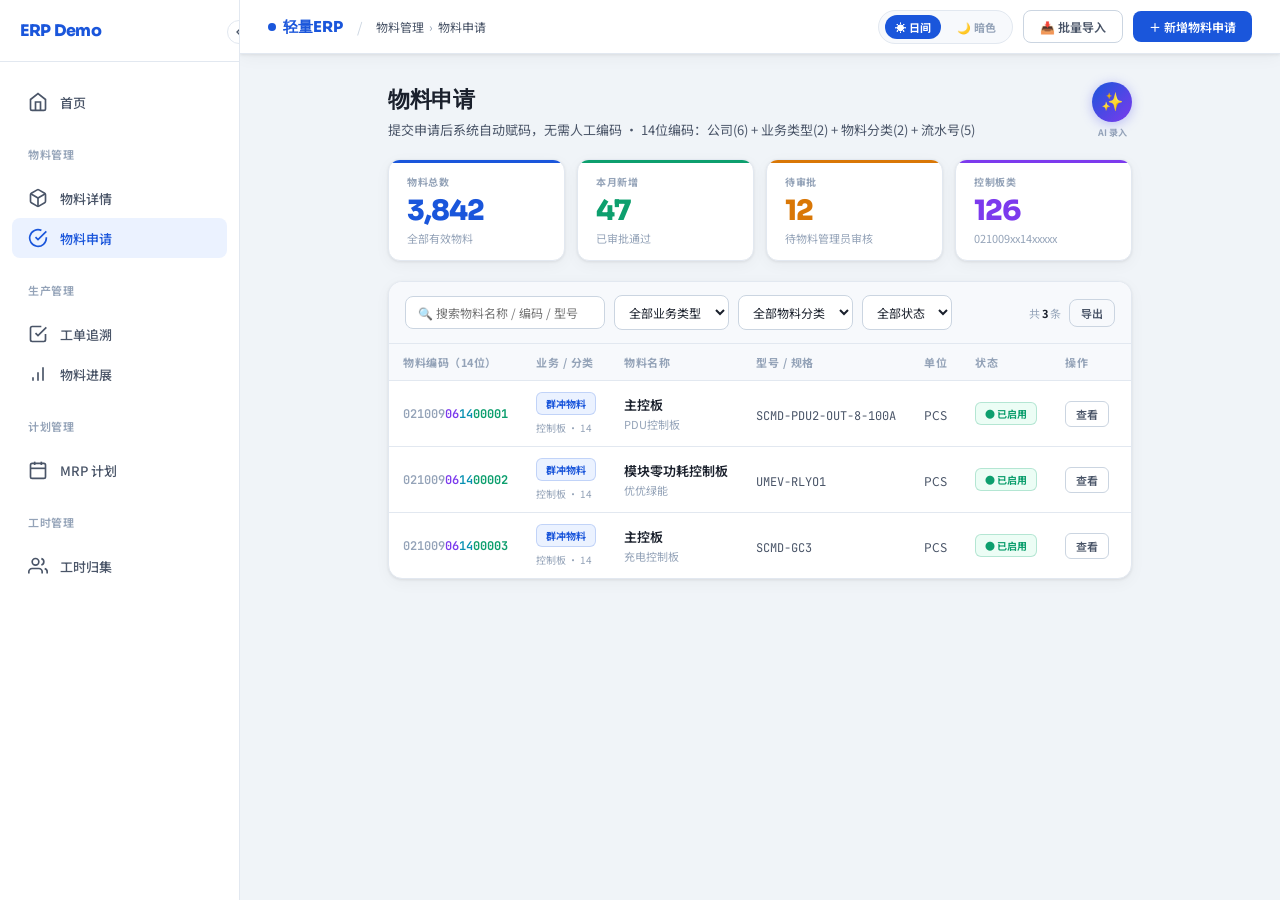
<file: 06_material_apply.html>
<!DOCTYPE html>
<html lang="zh-CN" data-theme="light">
<head>
<meta charset="UTF-8">
<meta name="viewport" content="width=device-width, initial-scale=1.0">
<title>物料申请 · 新增物料编码</title>
<link href="https://fonts.googleapis.com/css2?family=Noto+Sans+SC:wght@300;400;500;600;700;900&family=JetBrains+Mono:wght@400;500;600;700&family=Sora:wght@300;400;600;700;800&display=swap" rel="stylesheet">
<style>
[data-theme="light"]{--bg:#F0F4F8;--bg2:#fff;--surface:#fff;--surface2:#F7F9FC;--surface3:#EEF2F7;--border:#E2E8F0;--border2:#CBD5E1;--text:#1A202C;--text2:#4A5568;--text3:#94A3B8;--topbar:#fff;--shadow:0 1px 3px rgba(0,0,0,.08),0 4px 16px rgba(0,0,0,.04);--blue:#1A56DB;--blue-l:#EBF2FF;--blue-g:rgba(26,86,219,.1);--green:#0D9F6E;--green-l:#ECFDF5;--yellow:#D97706;--yellow-l:#FFFBEB;--red:#DC2626;--red-l:#FEF2F2;--purple:#7C3AED;--purple-l:#F5F3FF;--teal:#0891B2;--teal-l:#ECFEFF;--ai-bg:#0c1222;--ai-border:#1E3A6E;--ai-bot-bg:#111b33;--ai-user-bg:#1a3a6e;--ai-text:#c8d8f8;--ai-glow:rgba(99,160,255,.22);--overlay:rgba(15,22,40,.55)}
[data-theme="dark"]{--bg:#0F1117;--bg2:#161820;--surface:#1E2028;--surface2:#252830;--surface3:#2C2F3A;--border:#2E3140;--border2:#383C4E;--text:#E8EAF0;--text2:#9CA3B8;--text3:#555A70;--topbar:#161820;--shadow:0 1px 3px rgba(0,0,0,.4);--blue:#4B8EF5;--blue-l:#1E3A6E;--blue-g:rgba(75,142,245,.15);--green:#22C55E;--green-l:#14532D;--yellow:#F59E0B;--yellow-l:#451A03;--red:#EF4444;--red-l:#450A0A;--purple:#A855F7;--purple-l:#3B0764;--teal:#14B8A6;--teal-l:#042F2E;--ai-bg:#070b16;--ai-border:#182d58;--ai-bot-bg:#0b1428;--ai-user-bg:#162d5c;--ai-text:#b8ccee;--ai-glow:rgba(99,160,255,.28);--overlay:rgba(0,0,0,.72)}
*{box-sizing:border-box;margin:0;padding:0}
body{font-family:'Noto Sans SC',sans-serif;background:var(--bg);color:var(--text);font-size:14px;transition:background .25s,color .25s;min-height:100vh;display:flex}
:root{--mono:'JetBrains Mono',monospace;--sora:'Sora',sans-serif}

/* sidebar */
.sidebar{width:240px;background:var(--topbar);border-right:1px solid var(--border);height:100vh;position:fixed;top:0;left:0;z-index:201;padding:20px 0;overflow-y:auto;transition:width 0.3s ease,background .25s,border-color .25s}
.sidebar.collapsed{width:64px}
.sidebar-toggle{position:absolute;top:20px;right:-12px;width:24px;height:24px;border-radius:50%;background:var(--topbar);border:1px solid var(--border);display:flex;align-items:center;justify-content:center;cursor:pointer;z-index:202;transition:all 0.3s ease}
.sidebar-toggle:hover{background:var(--surface2)}
.toggle-icon{width:16px;height:16px;color:var(--text2);transition:transform 0.3s ease}
.sidebar.collapsed .toggle-icon{transform:rotate(180deg)}
.sidebar.collapsed .sidebar-brand h1{opacity:0;pointer-events:none;width:0}
.sidebar.collapsed .nav-link span{opacity:0;pointer-events:none;width:0}
.sidebar.collapsed .nav-section{opacity:0;pointer-events:none;width:0}
.sidebar.collapsed .nav-link{justify-content:center;padding:10px 8px}
.sidebar.collapsed .nav-icon{margin-right:0}

/* main content */
.main-content{margin-left:240px;width:calc(100% - 240px);min-height:100vh;display:flex;flex-direction:column;transition:margin-left 0.3s ease,width 0.3s ease}
.sidebar.collapsed + .main-content{margin-left:64px;width:calc(100% - 64px)}
.sidebar-brand{padding:0 20px 20px;border-bottom:1px solid var(--border);margin-bottom:20px}
.sidebar-brand h1{font-family:var(--sora);font-weight:800;font-size:16px;color:var(--blue);letter-spacing:-0.3px}
.nav-menu{padding:0 12px}
.nav-item{margin-bottom:4px}
.nav-link{display:flex;align-items:center;gap:12px;padding:10px 16px;border-radius:8px;color:var(--text2);text-decoration:none;font-size:13px;font-weight:500;transition:all 0.15s}
.nav-link:hover{background:var(--surface2);color:var(--blue)}
.nav-link.active{background:var(--blue-l);color:var(--blue)}
.nav-icon{width:20px;height:20px;flex-shrink:0}
.nav-section{font-size:11px;font-weight:600;color:var(--text3);padding:0 16px 8px;margin-top:24px;margin-bottom:8px;letter-spacing:0.5px}

/* topbar */
.topbar{background:var(--topbar);border-bottom:1px solid var(--border);padding:0 28px;height:54px;display:flex;align-items:center;gap:14px;position:sticky;top:0;z-index:200;box-shadow:var(--shadow);transition:background .25s}
.brand{font-family:var(--sora);font-weight:800;font-size:15px;color:var(--blue);display:flex;align-items:center;gap:7px}
.brand-dot{width:8px;height:8px;border-radius:50%;background:var(--blue)}
[data-theme="dark"] .brand-dot{box-shadow:0 0 8px var(--blue)}
.sep{color:var(--border2)}
.bc{font-size:12px;color:var(--text2);display:flex;align-items:center;gap:5px}
.bc span{color:var(--text3)}
.tr{margin-left:auto;display:flex;align-items:center;gap:10px}
.tt{display:flex;align-items:center;gap:6px;background:var(--surface2);border:1px solid var(--border);border-radius:20px;padding:4px 6px;cursor:pointer;user-select:none}
.tt:hover{border-color:var(--blue)}
.tto{padding:4px 10px;border-radius:14px;font-size:11px;font-weight:700;color:var(--text3);transition:all .2s;display:flex;align-items:center;gap:4px}
.tto.active{background:var(--blue);color:#fff}
.btn{padding:7px 16px;border-radius:8px;font-size:12px;font-family:'Noto Sans SC',sans-serif;cursor:pointer;border:none;font-weight:600;transition:all .15s;display:inline-flex;align-items:center;gap:6px}
.btn-g{background:transparent;border:1px solid var(--border2);color:var(--text2)}
.btn-g:hover{background:var(--surface2);color:var(--text)}
.btn-b{background:var(--blue);color:#fff}
.btn-b:hover{opacity:.88}

/* page */
.page{padding:28px 32px;max-width:1280px;margin:0 auto;flex:1}
.ph{display:flex;align-items:flex-end;justify-content:space-between;margin-bottom:20px}
.ph h1{font-family:var(--sora);font-size:22px;font-weight:800;letter-spacing:-.5px;margin-bottom:5px}
.ph p{font-size:13px;color:var(--text2)}
.ph-right{display:flex;gap:12px;align-items:center}

/* ai fab */
.ai-fab{width:40px;height:40px;border-radius:50%;background:linear-gradient(135deg,#1A56DB,#7C3AED);border:none;cursor:pointer;display:flex;align-items:center;justify-content:center;font-size:18px;transition:all .2s;box-shadow:0 2px 12px rgba(99,102,241,.4);position:relative}
.ai-fab:hover{transform:scale(1.1);box-shadow:0 4px 20px rgba(99,102,241,.6)}
.ai-fab-wrap{display:flex;flex-direction:column;align-items:center;gap:4px}
.ai-fab-wrap span{font-size:9px;color:var(--text3);font-weight:700}

/* stats */
.stats{display:grid;grid-template-columns:repeat(4,1fr);gap:12px;margin-bottom:20px}
.sc{background:var(--surface);border:1px solid var(--border);border-radius:12px;padding:14px 18px;position:relative;overflow:hidden;box-shadow:var(--shadow)}
.sc::before{content:'';position:absolute;top:0;left:0;right:0;height:3px;border-radius:12px 12px 0 0}
.sc-b::before{background:var(--blue)}.sc-g::before{background:var(--green)}.sc-y::before{background:var(--yellow)}.sc-p::before{background:var(--purple)}
[data-theme="dark"] .sc-b::before{box-shadow:0 0 10px var(--blue)}
[data-theme="dark"] .sc-g::before{box-shadow:0 0 10px var(--green)}
[data-theme="dark"] .sc-y::before{box-shadow:0 0 10px var(--yellow)}
[data-theme="dark"] .sc-p::before{box-shadow:0 0 10px var(--purple)}
.sc label{font-size:10px;color:var(--text3);font-weight:700;letter-spacing:.5px;display:block;margin-bottom:8px}
.sc .v{font-family:var(--sora);font-size:28px;font-weight:800;letter-spacing:-1px;line-height:1}
.sc small{font-size:11px;color:var(--text3);display:block;margin-top:5px}
.vb{color:var(--blue)}.vg{color:var(--green)}.vy{color:var(--yellow)}.vp{color:var(--purple)}

/* table wrap */
.tw{background:var(--surface);border:1px solid var(--border);border-radius:14px;overflow:hidden;box-shadow:var(--shadow)}
.toolbar{padding:13px 16px;border-bottom:1px solid var(--border);display:flex;align-items:center;gap:9px;flex-wrap:wrap;background:var(--surface2)}
.fi{padding:7px 12px;border-radius:8px;border:1px solid var(--border2);font-size:12px;font-family:'Noto Sans SC',sans-serif;background:var(--surface);outline:none;color:var(--text);width:200px;transition:border-color .15s}
.fi:focus{border-color:var(--blue);box-shadow:0 0 0 3px var(--blue-l)}
.fs{padding:7px 10px;border-radius:8px;border:1px solid var(--border2);font-size:12px;font-family:'Noto Sans SC',sans-serif;background:var(--surface);color:var(--text);outline:none;cursor:pointer}
.tbr{margin-left:auto;display:flex;gap:8px;align-items:center}

table{width:100%;border-collapse:collapse}
thead tr{background:var(--surface2)}
th{padding:10px 14px;font-size:11px;font-weight:700;color:var(--text3);text-align:left;border-bottom:1px solid var(--border);letter-spacing:.5px;white-space:nowrap}
td{padding:11px 14px;border-bottom:1px solid var(--border);vertical-align:middle}
tr:last-child td{border-bottom:none}
tr:hover td{background:var(--surface2);transition:background .1s}
.cc{font-family:var(--mono);font-size:12px;font-weight:600;white-space:nowrap}
.seg-co{color:var(--text3)}.seg-bz{color:var(--purple)}.seg-ct{color:var(--teal)}.seg-sq{color:var(--green);font-weight:700}
.mn{font-size:13px;font-weight:600;color:var(--text)}
.ms{font-size:11px;color:var(--text3);margin-top:2px}
.tbadge{padding:3px 9px;border-radius:6px;font-size:10px;font-weight:700;white-space:nowrap}
.tb-c{background:var(--blue-l);color:var(--blue);border:1px solid rgba(26,86,219,.2)}
.sb{padding:3px 9px;border-radius:6px;font-size:10px;font-weight:700;display:inline-flex;align-items:center;gap:4px}
.sb-ok{background:var(--green-l);color:var(--green);border:1px solid rgba(13,159,110,.25)}
.sb-pd{background:var(--yellow-l);color:var(--yellow);border:1px solid rgba(217,119,6,.25)}
.ab{padding:4px 10px;border-radius:6px;font-size:11px;font-family:'Noto Sans SC',sans-serif;cursor:pointer;border:1px solid var(--border2);background:transparent;color:var(--text2);font-weight:600;transition:all .15s}
.ab:hover{background:var(--surface3);color:var(--text)}

/* === MODAL BASE === */
.backdrop{display:none;position:fixed;inset:0;background:var(--overlay);z-index:500;backdrop-filter:blur(4px);align-items:center;justify-content:center}
.backdrop.open{display:flex;animation:bfIn .2s ease}
@keyframes bfIn{from{opacity:0}to{opacity:1}}
@keyframes su{from{opacity:0;transform:translateY(16px)}to{opacity:1;transform:translateY(0)}}

/* APPLY MODAL */
.am{background:var(--surface);border:1px solid var(--border);border-radius:16px;width:700px;max-width:96vw;max-height:92vh;overflow-y:auto;box-shadow:0 20px 60px rgba(0,0,0,.2);animation:su .25s ease}
.mh{padding:20px 24px 16px;border-bottom:1px solid var(--border);display:flex;align-items:center;justify-content:space-between}
.mt{font-family:var(--sora);font-size:17px;font-weight:700}
.mc{width:30px;height:30px;border-radius:50%;border:1px solid var(--border);background:transparent;cursor:pointer;font-size:16px;color:var(--text2);display:flex;align-items:center;justify-content:center;transition:all .15s}
.mc:hover{background:var(--red-l);color:var(--red);border-color:var(--red)}
.mb{padding:22px 24px}
.mf{padding:16px 24px;border-top:1px solid var(--border);display:flex;justify-content:flex-end;gap:10px}

/* code preview */
.cpv{background:var(--surface3);border:1px solid var(--border);border-radius:12px;padding:16px 20px;margin-bottom:22px;display:grid;grid-template-columns:1fr auto;gap:16px;align-items:start}
.cpv-l .lbl{font-size:10px;color:var(--text3);font-weight:700;letter-spacing:.5px;margin-bottom:8px}
.cpv-code{font-family:var(--mono);font-size:18px;font-weight:700;letter-spacing:1.5px;display:flex;gap:3px;align-items:center;flex-wrap:wrap}
.cs{padding:4px 8px;border-radius:6px;font-size:15px;letter-spacing:.5px}
.cs-co{background:rgba(148,163,184,.1);color:var(--text2)}
.cs-bz{background:var(--purple-l);color:var(--purple)}
.cs-ct{background:var(--teal-l);color:var(--teal)}
.cs-sq{background:var(--green-l);color:var(--green);font-weight:800}
.cdot{color:var(--border2);font-size:13px}
.cpv-legend{display:flex;gap:6px;flex-wrap:wrap;margin-top:10px}
.cleg{padding:2px 8px;border-radius:4px;font-size:10px;font-weight:600;letter-spacing:.2px}
.cpv-hint{font-size:11px;color:var(--text3);line-height:1.75;max-width:200px;text-align:right}
.cpv-hint b{color:var(--blue)}

/* form */
.fg{display:grid;grid-template-columns:1fr 1fr;gap:14px 20px}
.ff{grid-column:1/-1}
.fg>div{display:flex;flex-direction:column;gap:6px}
.fl{font-size:11px;font-weight:700;color:var(--text2);letter-spacing:.3px}
.fl .req{color:var(--red)}
.finp,.fsel,.ftxt{padding:9px 12px;border-radius:8px;border:1px solid var(--border2);font-size:13px;font-family:'Noto Sans SC',sans-serif;background:var(--surface);color:var(--text);outline:none;transition:border-color .15s,box-shadow .15s;width:100%}
.finp:focus,.fsel:focus,.ftxt:focus{border-color:var(--blue);box-shadow:0 0 0 3px var(--blue-l)}
.ftxt{resize:vertical;min-height:70px;line-height:1.6}
.fhint{font-size:10px;color:var(--text3);line-height:1.5}

/* === AI MODAL === */
.ai-wrap{width:520px;max-width:96vw;height:650px;border-radius:20px;background:var(--ai-bg);border:1px solid var(--ai-border);box-shadow:0 0 0 1px rgba(99,160,255,.08),0 30px 90px rgba(0,0,20,.7);display:flex;flex-direction:column;overflow:hidden;animation:su .3s ease;position:relative}
.ai-wrap::after{content:'';position:absolute;top:0;left:0;right:0;height:180px;background:radial-gradient(ellipse at 50% -20%,rgba(99,102,241,.18) 0%,transparent 70%);pointer-events:none}

.aih{padding:16px 20px;border-bottom:1px solid var(--ai-border);display:flex;align-items:center;gap:12px;position:relative;z-index:2;background:rgba(0,0,0,.15)}
.ailo{width:40px;height:40px;border-radius:50%;background:linear-gradient(135deg,#1A56DB,#7C3AED);display:flex;align-items:center;justify-content:center;font-size:18px;box-shadow:0 0 20px rgba(99,102,241,.5);animation:aip 3s infinite}
@keyframes aip{0%,100%{box-shadow:0 0 16px rgba(99,102,241,.4)}50%{box-shadow:0 0 28px rgba(99,102,241,.75)}}
.ai-name-w .an{font-family:var(--sora);font-size:14px;font-weight:700;color:#E8F0FF;letter-spacing:-.2px}
.ai-name-w .as{font-size:11px;color:#6080A8;margin-top:2px;display:flex;align-items:center;gap:5px}
.ai-dot{width:6px;height:6px;border-radius:50%;background:#22C55E;animation:plz 2s infinite}
@keyframes plz{0%,100%{opacity:1}50%{opacity:.35}}
.ai-cls{margin-left:auto;width:28px;height:28px;border-radius:50%;border:1px solid rgba(99,160,255,.2);background:transparent;cursor:pointer;font-size:14px;color:#6080A8;display:flex;align-items:center;justify-content:center;transition:all .15s}
.ai-cls:hover{border-color:#EF4444;color:#EF4444;background:rgba(239,68,68,.1)}

.ai-msgs{flex:1;overflow-y:auto;padding:16px 18px;display:flex;flex-direction:column;gap:12px;scrollbar-width:thin;scrollbar-color:rgba(99,160,255,.15) transparent}
.ai-msgs::-webkit-scrollbar{width:4px}
.ai-msgs::-webkit-scrollbar-thumb{background:rgba(99,160,255,.15);border-radius:2px}

.msg{display:flex;gap:10px;align-items:flex-start;animation:mi .3s ease}
@keyframes mi{from{opacity:0;transform:translateY(6px)}to{opacity:1;transform:translateY(0)}}
.msg.u{flex-direction:row-reverse}
.av{width:30px;height:30px;border-radius:50%;display:flex;align-items:center;justify-content:center;font-size:14px;flex-shrink:0}
.avb{background:linear-gradient(135deg,#1A56DB,#7C3AED);box-shadow:0 0 10px rgba(99,102,241,.4)}
.avu{background:rgba(99,160,255,.12);border:1px solid rgba(99,160,255,.2);font-size:12px}
.bub{max-width:340px;padding:10px 14px;border-radius:12px;font-size:12.5px;line-height:1.7;word-break:break-word}
.msg:not(.u) .bub{background:var(--ai-bot-bg);color:var(--ai-text);border:1px solid rgba(99,160,255,.12);border-top-left-radius:4px}
.msg.u .bub{background:var(--ai-user-bg);color:#d0e4ff;border:1px solid rgba(99,160,255,.18);border-top-right-radius:4px}
.bub code{font-family:var(--mono);font-size:11px;background:rgba(99,160,255,.18);padding:1px 5px;border-radius:3px;color:#7FC8FF}
.bub strong{color:#B0D0FF;font-weight:700}

.ai-chips{display:flex;flex-wrap:wrap;gap:6px;padding:8px 18px 10px;border-top:1px solid var(--ai-border)}
.chip{padding:5px 12px;border-radius:20px;border:1px solid rgba(99,160,255,.18);background:rgba(99,160,255,.05);color:#6080A8;font-size:11px;cursor:pointer;transition:all .15s;font-weight:500}
.chip:hover{background:rgba(99,160,255,.14);color:#B0D0FF;border-color:rgba(99,160,255,.38)}

.ai-inp-row{padding:12px 16px;border-top:1px solid var(--ai-border);display:flex;gap:8px;align-items:flex-end;background:rgba(0,0,0,.18)}
.ai-inp{flex:1;background:rgba(0,0,0,.35);border:1px solid rgba(99,160,255,.18);border-radius:10px;padding:10px 14px;color:#E0EDFF;font-size:13px;font-family:'Noto Sans SC',sans-serif;outline:none;resize:none;min-height:40px;max-height:90px;line-height:1.5;transition:border-color .15s}
.ai-inp:focus{border-color:rgba(99,160,255,.45);box-shadow:0 0 0 3px var(--ai-glow)}
.ai-inp::placeholder{color:#3a5070}
.ai-snd{width:38px;height:38px;border-radius:10px;background:linear-gradient(135deg,#1A56DB,#7C3AED);border:none;cursor:pointer;display:flex;align-items:center;justify-content:center;font-size:15px;transition:all .15s;flex-shrink:0}
.ai-snd:hover{opacity:.85;transform:scale(1.06)}
.ai-snd:disabled{opacity:.35;cursor:not-allowed;transform:none}
.tdots{display:flex;gap:4px;padding:5px 0;align-items:center}
.td{width:6px;height:6px;border-radius:50%;background:#5070A0;animation:td 1.2s infinite}
.td:nth-child(2){animation-delay:.2s}.td:nth-child(3){animation-delay:.4s}
@keyframes td{0%,100%{transform:translateY(0);opacity:.5}50%{transform:translateY(-4px);opacity:1}}

/* fill form btn inside AI */
.fill-btn{display:inline-flex;align-items:center;gap:5px;padding:6px 12px;border-radius:7px;background:linear-gradient(90deg,rgba(26,86,219,.25),rgba(124,58,237,.25));border:1px solid rgba(99,160,255,.3);color:#90BEFF;font-size:11px;font-weight:700;cursor:pointer;margin-top:8px;transition:all .15s}
.fill-btn:hover{background:linear-gradient(90deg,rgba(26,86,219,.4),rgba(124,58,237,.4));color:#C0D8FF}

/* === BATCH MODAL === */
.bm{background:var(--surface);border:1px solid var(--border);border-radius:16px;width:660px;max-width:96vw;max-height:90vh;overflow-y:auto;box-shadow:0 20px 60px rgba(0,0,0,.2);animation:su .25s ease}
.uz{border:2px dashed var(--border2);border-radius:12px;padding:36px;text-align:center;cursor:pointer;transition:all .2s;margin-bottom:16px}
.uz:hover,.uz.drag{border-color:var(--blue);background:var(--blue-l)}
.uz-ico{font-size:36px;margin-bottom:10px}
.uz-t{font-size:15px;font-weight:700;margin-bottom:6px}
.uz-s{font-size:12px;color:var(--text3)}
.tip-box{background:var(--blue-l);border:1px solid rgba(26,86,219,.18);border-radius:10px;padding:12px 16px;margin-bottom:16px;font-size:12px;color:var(--text2);line-height:1.75}
.tip-box strong{color:var(--blue)}
.bp-tw{border:1px solid var(--border);border-radius:8px;overflow:auto;max-height:200px}
.bp-t{width:100%;border-collapse:collapse;font-size:12px}
.bp-t th{background:var(--surface2);padding:7px 10px;text-align:left;font-weight:700;color:var(--text3);border-bottom:1px solid var(--border);white-space:nowrap}
.bp-t td{padding:7px 10px;border-bottom:1px solid var(--border);color:var(--text2)}
.bp-t tr:last-child td{border-bottom:none}
.bp-t .mc2{font-family:var(--mono);font-size:11px;color:var(--blue)}
.pbar{height:6px;background:var(--surface3);border-radius:3px;overflow:hidden;margin-top:12px;display:none}
.pfill{height:100%;background:linear-gradient(90deg,var(--blue),var(--purple));border-radius:3px;width:0;transition:width .35s ease}
.ires{display:none;background:var(--green-l);border:1px solid rgba(13,159,110,.25);border-radius:10px;padding:12px 16px;margin-top:12px;font-size:13px;color:var(--green);font-weight:600}

/* toast */
.toast{position:fixed;bottom:28px;right:28px;background:var(--surface);border:1px solid var(--border);border-radius:12px;padding:12px 18px;box-shadow:0 8px 30px rgba(0,0,0,.15);display:flex;align-items:center;gap:10px;font-size:13px;font-weight:600;z-index:999;transform:translateY(80px);opacity:0;transition:all .3s;pointer-events:none}
.toast.show{transform:translateY(0);opacity:1}
.toast-i{font-size:18px}

@keyframes rowFlash{0%,100%{background:transparent}30%,70%{background:var(--green-l)}}
.row-flash td{animation:rowFlash 1.6s ease}
@keyframes fadeIn{from{opacity:0;transform:translateY(5px)}to{opacity:1;transform:translateY(0)}}
.page>*{animation:fadeIn .3s ease both}
</style>
</head>
<body>
  <aside class="sidebar">
    <div class="sidebar-brand">
      <h1>ERP Demo</h1>
      <button class="sidebar-toggle" onclick="toggleSidebar()">
        <svg viewBox="0 0 24 24" fill="none" stroke="currentColor" stroke-width="2" class="toggle-icon">
          <polyline points="15 18 9 12 15 6"></polyline>
        </svg>
      </button>
    </div>
    <nav class="nav-menu">
      <a href="index.html" class="nav-link">
        <svg class="nav-icon" viewBox="0 0 24 24" fill="none" stroke="currentColor" stroke-width="2">
          <path d="M3 9l9-7 9 7v11a2 2 0 01-2 2H5a2 2 0 01-2-2z"/>
          <polyline points="9 22 9 12 15 12 15 22"/>
        </svg>
        <span>首页</span>
      </a>
      <div class="nav-section">物料管理</div>
      <a href="01_material_detail.html" class="nav-link">
        <svg class="nav-icon" viewBox="0 0 24 24" fill="none" stroke="currentColor" stroke-width="2">
          <path d="M21 16V8a2 2 0 00-1-1.73l-7-4a2 2 0 00-2 0l-7 4A2 2 0 003 8v8a2 2 0 001 1.73l7 4a2 2 0 002 0l7-4A2 2 0 0021 16z"/>
          <polyline points="3.27 6.96 12 12.01 20.73 6.96"/>
          <line x1="12" y1="22.08" x2="12" y2="12"/>
        </svg>
        <span>物料详情</span>
      </a>
      <a href="06_material_apply.html" class="nav-link active">
        <svg class="nav-icon" viewBox="0 0 24 24" fill="none" stroke="currentColor" stroke-width="2">
          <path d="M22 11.08V12a10 10 0 11-5.93-9.14"/>
          <polyline points="22 4 12 14.01 9 11.01"/>
        </svg>
        <span>物料申请</span>
      </a>
      <div class="nav-section">生产管理</div>
      <a href="02_work_order_trace.html" class="nav-link">
        <svg class="nav-icon" viewBox="0 0 24 24" fill="none" stroke="currentColor" stroke-width="2">
          <path d="M9 11l3 3L22 4"/>
          <path d="M21 12v7a2 2 0 01-2 2H5a2 2 0 01-2-2V5a2 2 0 012-2h11"/>
        </svg>
        <span>工单追溯</span>
      </a>
      <a href="05_material_progress_v2.html" class="nav-link">
        <svg class="nav-icon" viewBox="0 0 24 24" fill="none" stroke="currentColor" stroke-width="2">
          <path d="M12 20V10"/>
          <path d="M18 20V4"/>
          <path d="M6 20v-4"/>
        </svg>
        <span>物料进展</span>
      </a>
      <div class="nav-section">计划管理</div>
      <a href="03_mrp_plan.html" class="nav-link">
        <svg class="nav-icon" viewBox="0 0 24 24" fill="none" stroke="currentColor" stroke-width="2">
          <rect x="3" y="4" width="18" height="18" rx="2" ry="2"/>
          <line x1="16" y1="2" x2="16" y2="6"/>
          <line x1="8" y1="2" x2="8" y2="6"/>
          <line x1="3" y1="10" x2="21" y2="10"/>
        </svg>
        <span>MRP 计划</span>
      </a>
      <div class="nav-section">工时管理</div>
      <a href="04_worker_timesheet_full.html" class="nav-link">
        <svg class="nav-icon" viewBox="0 0 24 24" fill="none" stroke="currentColor" stroke-width="2">
          <path d="M17 21v-2a4 4 0 00-4-4H5a4 4 0 00-4 4v2"/>
          <circle cx="9" cy="7" r="4"/>
          <path d="M23 21v-2a4 4 0 00-3-3.87"/>
          <path d="M16 3.13a4 4 0 010 7.75"/>
        </svg>
        <span>工时归集</span>
      </a>
    </nav>
  </aside>

  <div class="main-content">
    <div class="topbar">
      <div class="brand"><div class="brand-dot"></div>轻量ERP</div>
      <div class="sep">/</div>
      <div class="bc">物料管理 <span>›</span> 物料申请</div>
      <div class="tr">
        <div class="tt" onclick="toggleTheme()">
          <div class="tto active" id="tt-l">☀️ 日间</div>
          <div class="tto" id="tt-d">🌙 暗色</div>
        </div>
        <button class="btn btn-g" onclick="openBatch()">📥 批量导入</button>
        <button class="btn btn-b" onclick="openApply()">＋ 新增物料申请</button>
      </div>
    </div>

    <div class="page">
  <!-- header -->
  <div class="ph">
    <div>
      <h1>物料申请</h1>
      <p>提交申请后系统自动赋码，无需人工编码 · 14位编码：公司(6) + 业务类型(2) + 物料分类(2) + 流水号(5)</p>
    </div>
    <div class="ph-right">
      <div class="ai-fab-wrap">
        <button class="ai-fab" onclick="openAI()">✨</button>
        <span>AI 录入</span>
      </div>
    </div>
  </div>

  <!-- stats -->
  <div class="stats">
    <div class="sc sc-b"><label>物料总数</label><div class="v vb">3,842</div><small>全部有效物料</small></div>
    <div class="sc sc-g"><label>本月新增</label><div class="v vg">47</div><small>已审批通过</small></div>
    <div class="sc sc-y"><label>待审批</label><div class="v vy">12</div><small>待物料管理员审核</small></div>
    <div class="sc sc-p"><label>控制板类</label><div class="v vp">126</div><small>021009xx14xxxxx</small></div>
  </div>

  <!-- table -->
  <div class="tw">
    <div class="toolbar">
      <input class="fi" placeholder="🔍 搜索物料名称 / 编码 / 型号" oninput="searchTable(this.value)">
      <select class="fs" onchange="filterTable(this.value,'biz')">
        <option value="">全部业务类型</option>
        <option value="06">群冲物料 (06)</option>
        <option value="07">交流物料 (07)</option>
        <option value="08">储能物料 (08)</option>
        <option value="09">单桩物料 (09)</option>
      </select>
      <select class="fs" onchange="filterTable(this.value,'cat')">
        <option value="">全部物料分类</option>
        <option value="14">控制板 (14)</option>
        <option value="01">低压开关 (01)</option>
        <option value="02">铜排 (02)</option>
        <option value="13">线束 (13)</option>
      </select>
      <select class="fs">
        <option>全部状态</option><option>已启用</option><option>待审批</option>
      </select>
      <div class="tbr">
        <span style="font-size:11px;color:var(--text3)">共 <b id="rc" style="color:var(--text)">3</b> 条</span>
        <button class="btn btn-g" style="font-size:11px;padding:5px 11px">导出</button>
      </div>
    </div>
    <table>
      <thead>
        <tr>
          <th>物料编码（14位）</th>
          <th>业务 / 分类</th>
          <th>物料名称</th>
          <th>型号 / 规格</th>
          <th>单位</th>
          <th>状态</th>
          <th style="width:80px">操作</th>
        </tr>
      </thead>
      <tbody id="tbody">
        <tr data-biz="06" data-cat="14" data-search="021009061400001 主控板 pdu控制板 scmd-pdu2-out-8-100a">
          <td><div class="cc"><span class="seg-co">021009</span><span class="seg-bz">06</span><span class="seg-ct">14</span><span class="seg-sq">00001</span></div></td>
          <td><div style="display:flex;flex-direction:column;gap:4px"><span class="tbadge tb-c">群冲物料</span><span style="font-size:10px;color:var(--text3);margin-top:1px">控制板 · 14</span></div></td>
          <td><div><div class="mn">主控板</div><div class="ms">PDU控制板</div></div></td>
          <td><span style="font-family:var(--mono);font-size:12px;color:var(--text2)">SCMD-PDU2-OUT-8-100A</span></td>
          <td><span style="font-size:12px;color:var(--text2)">PCS</span></td>
          <td><span class="sb sb-ok">● 已启用</span></td>
          <td><button class="ab">查看</button></td>
        </tr>
        <tr data-biz="06" data-cat="14" data-search="021009061400002 模块零功耗控制板 umev-rlyo1 优优绿能">
          <td><div class="cc"><span class="seg-co">021009</span><span class="seg-bz">06</span><span class="seg-ct">14</span><span class="seg-sq">00002</span></div></td>
          <td><div style="display:flex;flex-direction:column;gap:4px"><span class="tbadge tb-c">群冲物料</span><span style="font-size:10px;color:var(--text3);margin-top:1px">控制板 · 14</span></div></td>
          <td><div><div class="mn">模块零功耗控制板</div><div class="ms">优优绿能</div></div></td>
          <td><span style="font-family:var(--mono);font-size:12px;color:var(--text2)">UMEV-RLYO1</span></td>
          <td><span style="font-size:12px;color:var(--text2)">PCS</span></td>
          <td><span class="sb sb-ok">● 已启用</span></td>
          <td><button class="ab">查看</button></td>
        </tr>
        <tr data-biz="06" data-cat="14" data-search="021009061400003 主控板 充电控制板 scmd-gc3">
          <td><div class="cc"><span class="seg-co">021009</span><span class="seg-bz">06</span><span class="seg-ct">14</span><span class="seg-sq">00003</span></div></td>
          <td><div style="display:flex;flex-direction:column;gap:4px"><span class="tbadge tb-c">群冲物料</span><span style="font-size:10px;color:var(--text3);margin-top:1px">控制板 · 14</span></div></td>
          <td><div><div class="mn">主控板</div><div class="ms">充电控制板</div></div></td>
          <td><span style="font-family:var(--mono);font-size:12px;color:var(--text2)">SCMD-GC3</span></td>
          <td><span style="font-size:12px;color:var(--text2)">PCS</span></td>
          <td><span class="sb sb-ok">● 已启用</span></td>
          <td><button class="ab">查看</button></td>
        </tr>
      </tbody>
    </table>
  </div>
</div>

<!-- ===== APPLY MODAL ===== -->
<div class="backdrop" id="ap-bd" onclick="closeBD(event,'ap-bd')">
  <div class="am">
    <div class="mh"><div class="mt">📋 新增物料申请</div><button class="mc" onclick="close2('ap-bd')">✕</button></div>
    <div class="mb">
      <!-- code preview -->
      <div class="cpv">
        <div class="cpv-l">
          <div class="lbl">系统自动赋码预览</div>
          <div class="cpv-code">
            <span class="cs cs-co">021009</span>
            <span class="cdot">·</span>
            <span class="cs cs-bz" id="pv-bz">--</span>
            <span class="cdot">·</span>
            <span class="cs cs-ct" id="pv-ct">--</span>
            <span class="cdot">·</span>
            <span class="cs cs-sq" id="pv-sq">?????</span>
          </div>
          <div class="cpv-legend">
            <span class="cleg" style="background:rgba(148,163,184,.1);color:var(--text2)">公司 021009</span>
            <span class="cleg" style="background:var(--purple-l);color:var(--purple)" id="leg-bz">业务类型</span>
            <span class="cleg" style="background:var(--teal-l);color:var(--teal)" id="leg-ct">物料分类</span>
            <span class="cleg" style="background:var(--green-l);color:var(--green)">流水号 自动分配</span>
          </div>
        </div>
        <div class="cpv-hint" id="cpv-hint">请选择业务类型和物料分类，系统将自动生成编码，流水号无需填写。</div>
      </div>
      <!-- form -->
      <div class="fg">
        <div>
          <label class="fl">业务类型 <span class="req">*</span></label>
          <select class="fsel" id="f-bz" onchange="updCode()">
            <option value="">请选择</option>
            <option value="09">单桩物料 (09)</option>
            <option value="08">储能物料 (08)</option>
            <option value="07">交流物料 (07)</option>
            <option value="06">群冲物料 (06)</option>
          </select>
        </div>
        <div>
          <label class="fl">物料分类 <span class="req">*</span></label>
          <select class="fsel" id="f-ct" onchange="updCode()">
            <option value="">请选择</option>
            <option value="01">低压开关 (01)</option><option value="02">铜排 (02)</option>
            <option value="03">直流充电枪 (03)</option><option value="04">充电模块 (04)</option>
            <option value="05">液冷机 (05)</option><option value="06">辅助耗材 (06)</option>
            <option value="07">包材 (07)</option><option value="08">钣金外壳 (08)</option>
            <option value="09">电表 (09)</option><option value="10">风机 (10)</option>
            <option value="11">显示屏 (11)</option><option value="12">辅源 (12)</option>
            <option value="13">线束 (13)</option><option value="14">控制板 (14)</option>
          </select>
        </div>
        <div class="ff">
          <label class="fl">物料名称 <span class="req">*</span></label>
          <input class="finp" id="f-nm" placeholder="例：主控板、IGBT模块">
        </div>
        <div class="ff">
          <label class="fl">型号 / 规格 <span class="req">*</span></label>
          <input class="finp" id="f-md" placeholder="例：SCMD-PDU2-OUT-8-100A；多个型号用分号分隔">
        </div>
        <div>
          <label class="fl">计量单位 <span class="req">*</span></label>
          <select class="fsel" id="f-un">
            <option>PCS</option><option>套</option><option>根</option><option>m</option><option>kg</option><option>卷</option><option>块</option><option>张</option>
          </select>
        </div>
        <div>
          <label class="fl">品牌 / 厂商</label>
          <input class="finp" id="f-br" placeholder="例：英飞凌、ABB、明纬">
        </div>
        <div class="ff">
          <label class="fl">申请原因 / 备注</label>
          <textarea class="ftxt" id="f-rm" placeholder="说明新增原因，或备注特殊要求……"></textarea>
          <span class="fhint">提交后流转至物料管理员审批；审批通过后系统自动赋码并激活。</span>
        </div>
      </div>
    </div>
    <div class="mf">
      <button class="btn btn-g" onclick="close2('ap-bd')">取消</button>
      <button class="btn btn-b" onclick="submitApply()">提交申请 →</button>
    </div>
  </div>
</div>

<!-- ===== AI MODAL ===== -->
<div class="backdrop" id="ai-bd" onclick="closeBD(event,'ai-bd')">
  <div class="ai-wrap">
    <div class="aih">
      <div class="ailo">✨</div>
      <div class="ai-name-w">
        <div class="an">ERP 物料助手</div>
        <div class="as"><div class="ai-dot"></div>在线 · 物料智能录入</div>
      </div>
      <button class="ai-cls" onclick="close2('ai-bd')">✕</button>
    </div>
    <div class="ai-msgs" id="ai-msgs">
      <div class="msg">
        <div class="av avb">✨</div>
        <div class="bub">你好！我是 ERP 物料助手 👋<br><br>请描述要新增的物料，我来帮你匹配编码规则并自动填写申请表单。<br><br>例如：<strong>「群冲产线的 IGBT 模块，型号 FF300R12KE4，英飞凌产」</strong></div>
      </div>
    </div>
    <div class="ai-chips" id="ai-chips">
      <div class="chip" onclick="sendChip(this)">群冲控制板</div>
      <div class="chip" onclick="sendChip(this)">储能铜排</div>
      <div class="chip" onclick="sendChip(this)">单桩充电枪</div>
      <div class="chip" onclick="sendChip(this)">交流线束</div>
    </div>
    <div class="ai-inp-row">
      <textarea class="ai-inp" id="ai-inp" placeholder="描述物料信息…" rows="1" onkeydown="aiKey(event)"></textarea>
      <button class="ai-snd" id="ai-snd" onclick="sendAI()">➤</button>
    </div>
  </div>
</div>

<!-- ===== BATCH MODAL ===== -->
<div class="backdrop" id="bt-bd" onclick="closeBD(event,'bt-bd')">
  <div class="bm">
    <div class="mh"><div class="mt">📥 批量导入物料</div><button class="mc" onclick="close2('bt-bd')">✕</button></div>
    <div class="mb">
      <div class="tip-box">
        📋 <strong>导入说明：</strong>上传 Excel / CSV，系统按物料分类自动赋码。<br>
        必填列：<strong>业务类型、物料分类、物料名称、型号、计量单位</strong>；编码列留空，系统生成。<br>
        <span style="color:var(--text3)">· 每次最多 500 条 &nbsp;·&nbsp; 重复型号将提示冲突</span>
      </div>
      <div class="uz" id="uz" ondragover="dov(event)" ondragleave="dlv()" ondrop="ddr(event)" onclick="document.getElementById('fli').click()">
        <div class="uz-ico">📂</div>
        <div class="uz-t">拖拽文件至此或点击上传</div>
        <div class="uz-s">.xlsx · .xls · .csv · 最大 10MB</div>
        <input type="file" id="fli" style="display:none" accept=".xlsx,.xls,.csv" onchange="fsel()">
      </div>
      <div id="bprev" style="display:none">
        <div style="font-size:12px;font-weight:700;color:var(--text2);margin-bottom:8px">预览（前3条）</div>
        <div class="bp-tw">
          <table class="bp-t">
            <thead><tr><th>业务类型</th><th>物料分类</th><th>物料名称</th><th>型号</th><th>单位</th><th>自动赋码</th></tr></thead>
            <tbody id="bp-tbody"></tbody>
          </table>
        </div>
        <div style="display:flex;gap:10px;margin-top:14px">
          <button class="btn btn-b" onclick="startImport()">✅ 确认导入 <span id="icnt"></span></button>
          <button class="btn btn-g" onclick="clearUp()">重新上传</button>
        </div>
        <div class="pbar" id="pbar"><div class="pfill" id="pfill"></div></div>
        <div class="ires" id="ires"></div>
      </div>
    </div>
  </div>
</div>

<!-- TOAST -->
<div class="toast" id="toast"><span class="toast-i" id="ti">✅</span><span id="tm">操作成功</span></div>

<script>
const BIZ={'09':'单桩物料','08':'储能物料','07':'交流物料','06':'群冲物料'};
const CAT={'01':'低压开关','02':'铜排','03':'直流充电枪','04':'充电模块','05':'液冷机','06':'辅助耗材','07':'包材','08':'钣金外壳','09':'电表','10':'风机','11':'显示屏','12':'辅源','13':'线束','14':'控制板'};
const SEQ={'06_14':4,'06_02':12,'06_13':8,'09_03':3,'07_13':5,'08_02':2};

// THEME
function toggleTheme(){
  const h=document.documentElement,d=h.getAttribute('data-theme')==='dark';
  h.setAttribute('data-theme',d?'light':'dark');
  document.getElementById('tt-l').classList.toggle('active',d);
  document.getElementById('tt-d').classList.toggle('active',!d);
}

// MODALS
function openApply(){document.getElementById('ap-bd').classList.add('open')}
function openAI(){document.getElementById('ai-bd').classList.add('open')}
function openBatch(){document.getElementById('bt-bd').classList.add('open')}
function close2(id){document.getElementById(id).classList.remove('open')}
function closeBD(e,id){if(e.target.id===id)close2(id)}

// CODE PREVIEW
function updCode(){
  const bz=document.getElementById('f-bz').value, ct=document.getElementById('f-ct').value;
  document.getElementById('pv-bz').textContent=bz||'--';
  document.getElementById('pv-ct').textContent=ct||'--';
  document.getElementById('leg-bz').textContent=bz?`${BIZ[bz]} · ${bz}`:'业务类型';
  document.getElementById('leg-ct').textContent=ct?`${CAT[ct]} · ${ct}`:'物料分类';
  if(bz&&ct){
    const seq=String(SEQ[`${bz}_${ct}`]||1).padStart(5,'0');
    document.getElementById('pv-sq').textContent=seq;
    document.getElementById('cpv-hint').innerHTML=`<b style="color:var(--blue)">021009${bz}${ct}${seq}</b><br>${BIZ[bz]} · ${CAT[ct]}<br><span style="color:var(--green)">流水号 ${seq} 自动分配，保存后正式生效。</span>`;
  }else{
    document.getElementById('pv-sq').textContent='?????';
    document.getElementById('cpv-hint').textContent='请选择业务类型和物料分类，系统将自动生成编码，流水号无需填写。';
  }
}

let ns=4;
function submitApply(){
  const bz=document.getElementById('f-bz').value,ct=document.getElementById('f-ct').value;
  const nm=document.getElementById('f-nm').value.trim(),md=document.getElementById('f-md').value.trim();
  const un=document.getElementById('f-un').value,br=document.getElementById('f-br').value.trim();
  if(!bz||!ct||!nm||!md){showToast('⚠️','请填写必填项');return}
  const seq=String(ns++).padStart(5,'0'),code=`021009${bz}${ct}${seq}`;
  close2('ap-bd');
  addRow(code,bz,ct,nm,md,un,br);
  showToast('✅',`申请已提交 · 编码 ${code} 待审批`);
  ['f-bz','f-ct','f-nm','f-md','f-br','f-rm'].forEach(id=>{const el=document.getElementById(id);el.tagName==='SELECT'?el.selectedIndex=0:el.value=''});
  document.getElementById('f-un').selectedIndex=0;
  updCode();
}

function addRow(code,bz,ct,nm,md,un,br){
  const tb=document.getElementById('tbody'),tr=document.createElement('tr');
  tr.setAttribute('data-biz',bz);tr.setAttribute('data-cat',ct);
  tr.setAttribute('data-search',(code+' '+nm+' '+md+' '+br).toLowerCase());
  tr.className='row-flash';
  tr.innerHTML=`<td><div class="cc"><span class="seg-co">${code.slice(0,6)}</span><span class="seg-bz">${code.slice(6,8)}</span><span class="seg-ct">${code.slice(8,10)}</span><span class="seg-sq">${code.slice(10)}</span></div></td><td><div style="display:flex;flex-direction:column;gap:4px"><span class="tbadge tb-c">${BIZ[bz]||bz}</span><span style="font-size:10px;color:var(--text3);margin-top:1px">${CAT[ct]||ct} · ${ct}</span></div></td><td><div><div class="mn">${nm}</div><div class="ms">${br||''}</div></div></td><td><span style="font-family:var(--mono);font-size:12px;color:var(--text2)">${md}</span></td><td><span style="font-size:12px;color:var(--text2)">${un}</span></td><td><span class="sb sb-pd">◷ 待审批</span></td><td><button class="ab">查看</button></td>`;
  tb.insertBefore(tr,tb.firstChild);
  document.getElementById('rc').textContent=tb.rows.length;
}

// SEARCH & FILTER
function searchTable(q){
  const rows=document.querySelectorAll('#tbody tr');
  rows.forEach(r=>{r.style.display=(!q||r.getAttribute('data-search').includes(q.toLowerCase()))?'':'none'});
  updCount();
}
function filterTable(val,field){
  const rows=document.querySelectorAll('#tbody tr');
  rows.forEach(r=>{if(!val)r.style.removeProperty('display');else r.style.display=r.getAttribute(`data-${field}`)===val?'':'none'});
  updCount();
}
function updCount(){document.getElementById('rc').textContent=[...document.querySelectorAll('#tbody tr')].filter(r=>r.style.display!=='none').length}

// AI CHAT
let aiTyping=false;
const CHIPS_RESP={
  '群冲控制板':{bz:'06',ct:'14',name:'控制板',model:'待填写'},
  '储能铜排':{bz:'08',ct:'02',name:'铜排',model:'待填写'},
  '单桩充电枪':{bz:'09',ct:'03',name:'直流充电枪',model:'待填写'},
  '交流线束':{bz:'07',ct:'13',name:'线束',model:'待填写'},
};
function sendChip(el){
  const t=el.textContent;
  document.getElementById('ai-chips').style.display='none';
  appendUser(t);
  const cr=CHIPS_RESP[t];
  if(cr){
    const code=`021009${cr.bz}${cr.ct}${String(SEQ[`${cr.bz}_${cr.ct}`]||1).padStart(5,'0')}`;
    simulateBot(`已匹配编码规则 👇\n\n• **业务类型**：${BIZ[cr.bz]} <code>${cr.bz}</code>\n• **物料分类**：${CAT[cr.ct]} <code>${cr.ct}</code>\n• **预计编码**：<code>${code}</code>\n\n请告诉我具体的物料名称和型号，我帮你填入申请表单。`,null);
  }else{
    simulateBot(`好的，我来帮你处理「${t}」的物料申请。请补充：物料名称和型号是什么？`,null);
  }
}
function sendAI(){
  const inp=document.getElementById('ai-inp'),text=inp.value.trim();
  if(!text)return;
  inp.value='';
  document.getElementById('ai-chips').style.display='none';
  appendUser(text);
  const low=text.toLowerCase();
  let reply,fillData=null;
  if(low.includes('igbt')||low.includes('ff300')){
    fillData={bz:'06',ct:'14',nm:'IGBT模块',md:'FF300R12KE4',br:'英飞凌'};
    const seq=String(SEQ['06_14']||1).padStart(5,'0');
    reply=`✅ 已识别到物料信息：\n\n• **业务类型**：群冲物料 <code>06</code>\n• **物料分类**：控制板 <code>14</code>\n• **物料名称**：IGBT 模块\n• **型号**：FF300R12KE4\n• **品牌**：英飞凌（Infineon）\n• **预计编码**：<code>021009061400${String(ns).padStart(3,'0')}</code>\n\n信息是否正确？可点击下方按钮直接填入申请表单。`;
  } else if(low.includes('铜排')||low.includes('copper')){
    fillData={bz:'06',ct:'02',nm:'铜排',md:'TMY-60×6',br:''};
    reply=`✅ 已识别到铜排类物料：\n\n• **业务类型**：群冲物料 <code>06</code>\n• **物料分类**：铜排 <code>02</code>\n• **预计编码**：<code>0210090602xxxxx</code>\n\n请补充具体规格（如线径/截面积/材质），我帮你完善表单。`;
  } else if(low.includes('线束')||low.includes('harness')){
    fillData={bz:'06',ct:'13',nm:'线束',md:'',br:''};
    reply=`已识别：线束类物料 <code>13</code>\n\n请告诉我这是哪条产线（群冲/储能/单桩/交流）？型号是什么？`;
  } else {
    reply=`收到！请告诉我：\n1️⃣ 这是哪条产线的物料？（群冲/储能/单桩/交流）\n2️⃣ 物料属于哪个分类？（如控制板、铜排、线束…）\n3️⃣ 型号是什么？`;
  }
  simulateBot(reply,fillData);
}
function aiKey(e){if(e.key==='Enter'&&!e.shiftKey){e.preventDefault();sendAI()}}

function appendUser(text){
  const el=document.getElementById('ai-msgs');
  const d=document.createElement('div');
  d.className='msg u';
  d.innerHTML=`<div class="av avu">👤</div><div class="bub">${text}</div>`;
  el.appendChild(d);el.scrollTop=el.scrollHeight;
}
function simulateBot(reply,fillData){
  if(aiTyping)return;
  aiTyping=true;
  document.getElementById('ai-snd').disabled=true;
  const el=document.getElementById('ai-msgs');
  const td=document.createElement('div');
  td.className='msg';
  td.innerHTML=`<div class="av avb">✨</div><div class="bub"><div class="tdots"><div class="td"></div><div class="td"></div><div class="td"></div></div></div>`;
  el.appendChild(td);el.scrollTop=el.scrollHeight;
  setTimeout(()=>{
    td.remove();
    const rd=document.createElement('div');
    rd.className='msg';
    const fmt=reply.replace(/\n/g,'<br>').replace(/\*\*(.+?)\*\*/g,'<strong>$1</strong>').replace(/`([^`]+)`/g,'<code>$1</code>');
    const fillBtn=fillData?`<br><div class="fill-btn" onclick="fillForm(${JSON.stringify(fillData)})">📝 填入申请表单</div>`:'';
    rd.innerHTML=`<div class="av avb">✨</div><div class="bub">${fmt}${fillBtn}</div>`;
    el.appendChild(rd);el.scrollTop=el.scrollHeight;
    aiTyping=false;document.getElementById('ai-snd').disabled=false;
  },1400);
}
function fillForm(d){
  close2('ai-bd');
  openApply();
  setTimeout(()=>{
    if(d.bz)document.getElementById('f-bz').value=d.bz;
    if(d.ct)document.getElementById('f-ct').value=d.ct;
    if(d.nm)document.getElementById('f-nm').value=d.nm;
    if(d.md)document.getElementById('f-md').value=d.md;
    if(d.br)document.getElementById('f-br').value=d.br;
    updCode();
    showToast('✨','AI 已自动填写表单，请核对后提交');
  },300);
}

// BATCH
const MOCK=[
  {bz:'06',ct:'14',bzN:'群冲物料',ctN:'控制板',nm:'主控板 V2',md:'SCMD-PDU3-OUT-16-200A',un:'PCS'},
  {bz:'06',ct:'13',bzN:'群冲物料',ctN:'线束',nm:'电源线束组件',md:'WH-PDU-A48V-3M',un:'套'},
  {bz:'08',ct:'02',bzN:'储能物料',ctN:'铜排',nm:'储能铜排组',md:'TMY-80x8',un:'m'},
];
function dov(e){e.preventDefault();document.getElementById('uz').classList.add('drag')}
function dlv(){document.getElementById('uz').classList.remove('drag')}
function ddr(e){e.preventDefault();dlv();parseMock()}
function fsel(){parseMock()}
function parseMock(){
  document.getElementById('uz').style.display='none';
  document.getElementById('bprev').style.display='block';
  document.getElementById('icnt').textContent=`(共 ${MOCK.length} 条)`;
  const tb=document.getElementById('bp-tbody');tb.innerHTML='';
  MOCK.forEach((r,i)=>{
    const seq=String(20+i).padStart(5,'0'),code=`021009${r.bz}${r.ct}${seq}`;
    tb.innerHTML+=`<tr><td>${r.bzN}</td><td>${r.ctN}</td><td>${r.nm}</td><td class="mc2">${r.md}</td><td>${r.un}</td><td class="mc2">${code}</td></tr>`;
  });
}
function startImport(){
  const bar=document.getElementById('pbar'),fill=document.getElementById('pfill'),res=document.getElementById('ires');
  bar.style.display='block';let w=0;
  const iv=setInterval(()=>{
    w+=Math.random()*18+8;
    if(w>=100){w=100;clearInterval(iv);
      setTimeout(()=>{bar.style.display='none';res.style.display='block';res.textContent=`✅ 导入成功！共 ${MOCK.length} 条物料，编码已自动生成，进入待审批队列。`;setTimeout(()=>close2('bt-bd'),2500)},300)}
    fill.style.width=w+'%';
  },120);
}
function clearUp(){document.getElementById('uz').style.display='block';document.getElementById('bprev').style.display='none';document.getElementById('ires').style.display='none'}

// TOAST
function showToast(icon,msg){
  const t=document.getElementById('toast');
  document.getElementById('ti').textContent=icon;document.getElementById('tm').textContent=msg;
  t.classList.add('show');setTimeout(()=>t.classList.remove('show'),3200);
}
</script>
  </div>

  <script>
    // 侧边栏切换功能
    function toggleSidebar() {
      const sidebar = document.querySelector('.sidebar');
      sidebar.classList.toggle('collapsed');
      
      // 保存状态到本地存储
      const isCollapsed = sidebar.classList.contains('collapsed');
      localStorage.setItem('sidebarCollapsed', isCollapsed);
    }
    
    // 页面加载时恢复侧边栏状态
    window.addEventListener('load', function() {
      const isCollapsed = localStorage.getItem('sidebarCollapsed') === 'true';
      if (isCollapsed) {
        document.querySelector('.sidebar').classList.add('collapsed');
      }
    });
  </script>
</body>
</html>
</file>
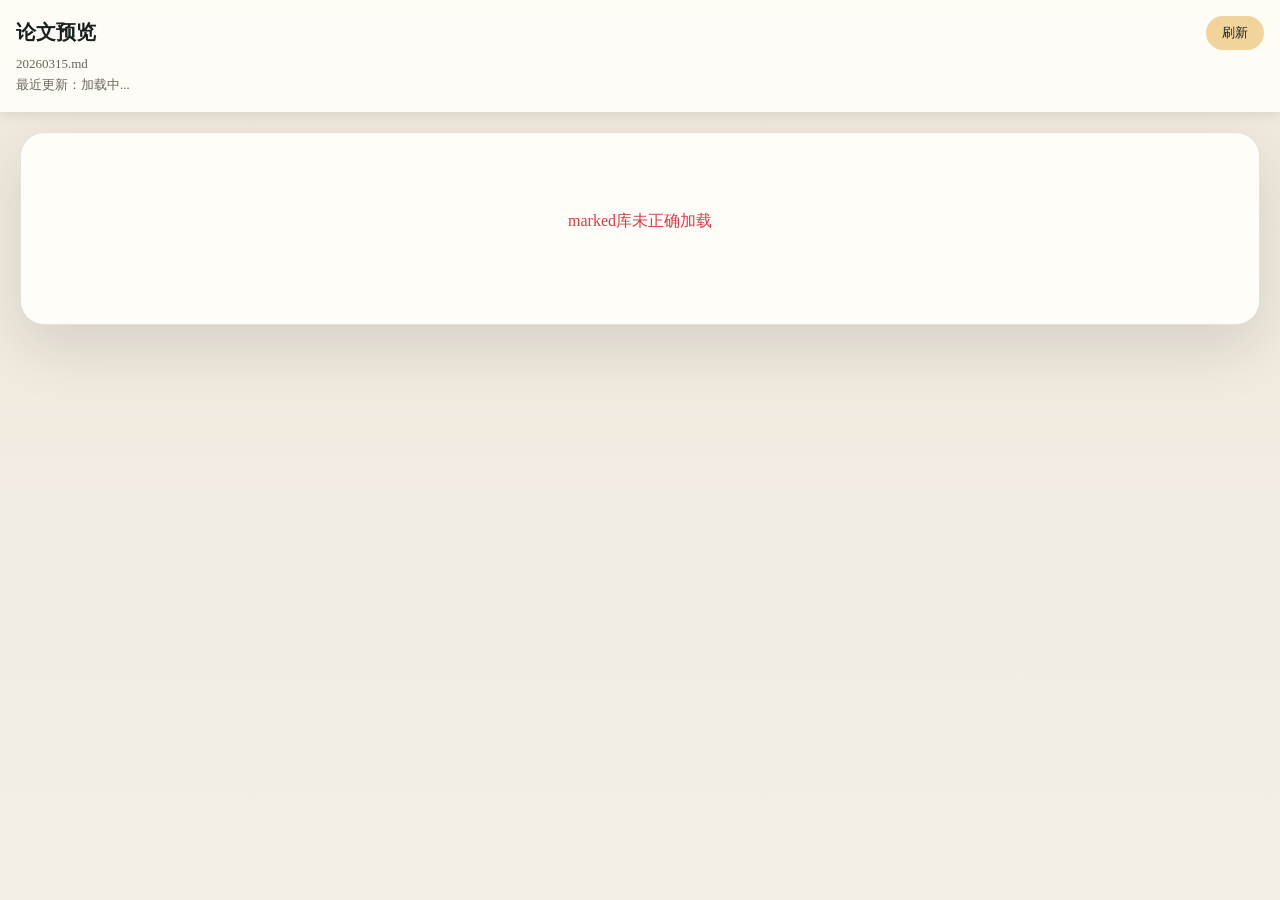
<file: preview/mobile.html>
<!doctype html>
<html lang="zh-CN">
  <head>
    <meta charset="UTF-8" />
    <meta name="viewport" content="width=device-width, initial-scale=1.0, maximum-scale=1.0, user-scalable=no" />
    <title>论文预览 - 手机端</title>
    <style>
      :root {
        --bg: #f3efe7;
        --paper: #fffdf8;
        --ink: #1f1d1a;
        --muted: #6a645c;
        --border: rgba(31, 29, 26, 0.12);
        --shadow: 0 24px 60px rgba(24, 23, 20, 0.12);
        --accent: #c9a56a;
      }
      
      * {
        margin: 0;
        padding: 0;
        box-sizing: border-box;
      }
      
      body {
        font-family: "Noto Serif SC", "Source Han Serif SC", "Songti SC", serif;
        line-height: 1.6;
        color: var(--ink);
        background: linear-gradient(180deg, #efe8db 0%, var(--bg) 100%);
        min-height: 100vh;
      }
      
      .header {
        position: sticky;
        top: 0;
        background: rgba(255, 253, 248, 0.92);
        padding: 16px;
        box-shadow: 0 2px 12px rgba(24, 23, 20, 0.1);
        z-index: 100;
        backdrop-filter: blur(10px);
      }
      
      .header h1 {
        font-size: 20px;
        font-weight: 600;
        margin-bottom: 6px;
        color: #18211f;
      }
      
      .header .meta {
        font-size: 13px;
        color: var(--muted);
      }
      
      .refresh-btn {
        position: absolute;
        top: 16px;
        right: 16px;
        padding: 8px 16px;
        background-color: #f1d39c;
        color: #18211f;
        border: none;
        border-radius: 999px;
        font-size: 13px;
        cursor: pointer;
        font-family: inherit;
      }
      
      .content {
        padding: 20px;
      }
      
      .paper {
        max-width: 100%;
        margin: 0 auto;
        padding: 32px 24px;
        border: 1px solid var(--border);
        border-radius: 24px;
        background: var(--paper);
        box-shadow: var(--shadow);
        line-height: 1.95;
        font-size: 16px;
      }
      
      .paper h1, .paper h2, .paper h3, .paper h4, .paper h5, .paper h6 {
        margin-top: 24px;
        margin-bottom: 16px;
        font-weight: 600;
        line-height: 1.35;
        color: #18211f;
      }
      
      .paper h1 {
        margin-top: 0;
        padding-bottom: 16px;
        border-bottom: 2px solid rgba(201, 165, 106, 0.4);
        font-size: 24px;
      }
      
      .paper h2 {
        margin-top: 32px;
        font-size: 20px;
      }
      
      .paper h3 {
        margin-top: 24px;
        font-size: 18px;
      }
      
      .paper p {
        margin-bottom: 16px;
        word-break: break-word;
      }
      
      .paper ul, .paper ol {
        margin-bottom: 16px;
        padding-left: 24px;
      }
      
      .paper li {
        margin-bottom: 8px;
        word-break: break-word;
      }
      
      .paper table {
        width: 100%;
        border-collapse: collapse;
        margin: 24px 0;
        font-size: 14px;
        overflow: hidden;
      }
      
      .paper th, .paper td {
        padding: 10px 12px;
        border: 1px solid rgba(31, 29, 26, 0.12);
        text-align: left;
      }
      
      .paper th {
        background: #f4ecdd;
        font-weight: 600;
      }
      
      .paper img {
        max-width: 100%;
        height: auto;
        margin: 16px 0;
      }
      
      .paper .thesis-figure {
        margin: 24px 0 10px;
        padding: 18px;
        border: 1px solid rgba(31, 29, 26, 0.1);
        border-radius: 20px;
        background: #fcfaf5;
      }
      
      .paper blockquote {
        margin: 24px 0;
        padding: 12px 20px;
        border-left: 4px solid var(--accent);
        color: #544d44;
        background: #fbf6ea;
      }
      
      .loading {
        text-align: center;
        padding: 40px 0;
        color: var(--muted);
      }
      
      .error {
        text-align: center;
        padding: 40px 0;
        color: #d73a49;
      }
    </style>
  </head>
  <body>
    <div class="header">
      <h1>论文预览</h1>
      <div class="meta" id="fileName">20260315.md</div>
      <div class="meta" id="updatedAt">最近更新：加载中...</div>
      <button class="refresh-btn" id="refreshButton">刷新</button>
    </div>
    
    <div class="content">
      <article class="paper" id="paper">
        <p class="loading">正在渲染论文内容...</p>
      </article>
    </div>
    
    <script src="marked.min.js"></script>
    <script>
      // 添加调试信息
      console.log('Mobile script started');
      console.log('Mobile marked available:', typeof window.marked);
      
      // 确保marked库加载完成后再执行
      window.addEventListener('load', function() {
        console.log('Mobile window loaded');
        console.log('Mobile marked available after load:', typeof window.marked);
        
        const paper = document.querySelector("#paper");
        const updatedAt = document.querySelector("#updatedAt");
        const refreshButton = document.querySelector("#refreshButton");
        
        async function renderDocument() {
          try {
            console.log('Mobile fetching markdown file...');
            const response = await fetch("../20260315.md", { cache: "no-store" });
            console.log('Mobile fetch response:', response);
            
            if (!response.ok) {
              throw new Error(`文档读取失败: ${response.status}`);
            }
            
            const markdown = await response.text();
            console.log('Mobile markdown loaded, length:', markdown.length);
            
            // 检查marked是否可用
            if (typeof window.marked === 'function') {
              console.log('Mobile using marked to render...');
              const html = window.marked(markdown);
              console.log('Mobile rendered HTML length:', html.length);
              paper.innerHTML = html;
              updatedAt.textContent = `最近更新：${new Date().toLocaleString('zh-CN')}`;
            } else {
              console.error('Mobile marked is not a function:', marked);
              throw new Error('marked库未正确加载');
            }
          } catch (error) {
            console.error('Mobile error:', error);
            paper.innerHTML = `<p class="error">${error.message}</p>`;
          }
        }
        
        refreshButton.addEventListener("click", async () => {
          refreshButton.disabled = true;
          try {
            await renderDocument();
          } finally {
            refreshButton.disabled = false;
          }
        });
        
        // 初始加载
        console.log('Mobile initiating initial render...');
        renderDocument();
      });
    </script>
  </body>
</html>
</file>
<file: preview/styles.css>
:root {
  --bg: #f3efe7;
  --panel: #1f2a28;
  --panel-accent: #c9a56a;
  --paper: #fffdf8;
  --ink: #1f1d1a;
  --muted: #6a645c;
  --border: rgba(31, 29, 26, 0.12);
  --shadow: 0 24px 60px rgba(24, 23, 20, 0.12);
}

* {
  box-sizing: border-box;
}

body {
  margin: 0;
  min-height: 100vh;
  color: var(--ink);
  background:
    radial-gradient(circle at top, rgba(201, 165, 106, 0.22), transparent 30%),
    linear-gradient(180deg, #efe8db 0%, var(--bg) 100%);
  font-family: "Noto Serif SC", "Source Han Serif SC", "Songti SC", serif;
}

.page-shell {
  display: grid;
  grid-template-columns: minmax(240px, 300px) minmax(0, 1fr);
  gap: 24px;
  padding: 24px;
}

body.panel-hidden .page-shell {
  grid-template-columns: 1fr;
}

.panel-toggle {
  position: fixed;
  top: 20px;
  left: 20px;
  z-index: 10;
  padding: 10px 16px;
  border: 1px solid rgba(31, 29, 26, 0.14);
  border-radius: 999px;
  background: rgba(255, 253, 248, 0.92);
  color: #18211f;
  box-shadow: 0 10px 24px rgba(24, 23, 20, 0.1);
  cursor: pointer;
  font: inherit;
  backdrop-filter: blur(10px);
}

.side-panel {
  position: sticky;
  top: 24px;
  align-self: start;
}

.panel-card {
  padding: 24px;
  border-radius: 24px;
  color: #f7f2e7;
  background: linear-gradient(180deg, #283734 0%, var(--panel) 100%);
  box-shadow: var(--shadow);
}

.eyebrow {
  margin: 0 0 8px;
  color: var(--panel-accent);
  font-size: 12px;
  letter-spacing: 0.18em;
  text-transform: uppercase;
}

.panel-card h1 {
  margin: 0 0 12px;
  font-size: 28px;
  line-height: 1.1;
}

.meta,
.hint {
  margin: 0 0 10px;
  color: rgba(247, 242, 231, 0.82);
  line-height: 1.7;
}

#refreshButton {
  margin: 12px 0 16px;
  padding: 12px 18px;
  border: 0;
  border-radius: 999px;
  color: #18211f;
  background: #f1d39c;
  cursor: pointer;
  font: inherit;
}

.content-shell {
  min-width: 0;
}

.paper {
  max-width: 980px;
  margin: 0 auto;
  padding: 56px 72px;
  border: 1px solid var(--border);
  border-radius: 28px;
  background: var(--paper);
  box-shadow: var(--shadow);
  line-height: 1.95;
  font-size: 17px;
}

body.panel-hidden .paper {
  max-width: 1100px;
}

.paper h1,
.paper h2,
.paper h3,
.paper h4 {
  color: #18211f;
  line-height: 1.35;
}

.paper h1 {
  margin-top: 0;
  padding-bottom: 16px;
  border-bottom: 2px solid rgba(201, 165, 106, 0.4);
  font-size: 34px;
}

.paper h2 {
  margin-top: 40px;
  font-size: 28px;
}

.paper h3 {
  margin-top: 28px;
  font-size: 22px;
}

.paper p,
.paper li {
  word-break: break-word;
}

.paper blockquote {
  margin: 24px 0;
  padding: 12px 20px;
  border-left: 4px solid #c9a56a;
  color: #544d44;
  background: #fbf6ea;
}

.paper table {
  width: 100%;
  border-collapse: collapse;
  margin: 24px 0;
  overflow: hidden;
  font-size: 15px;
}

.paper img {
  max-width: 100%;
  height: auto;
}

.paper .thesis-figure {
  margin: 24px 0 10px;
  padding: 18px;
  border: 1px solid rgba(31, 29, 26, 0.1);
  border-radius: 20px;
  background: #fcfaf5;
}

.paper th,
.paper td {
  padding: 10px 12px;
  border: 1px solid rgba(31, 29, 26, 0.12);
  text-align: left;
}

.paper th {
  background: #f4ecdd;
}

.loading {
  color: var(--muted);
}

@media (max-width: 960px) {
  .page-shell {
    grid-template-columns: 1fr;
  }

  .panel-toggle {
    top: 12px;
    left: 12px;
  }

  .side-panel {
    position: static;
  }

  .paper {
    padding: 28px 20px;
  }
}
</file>
